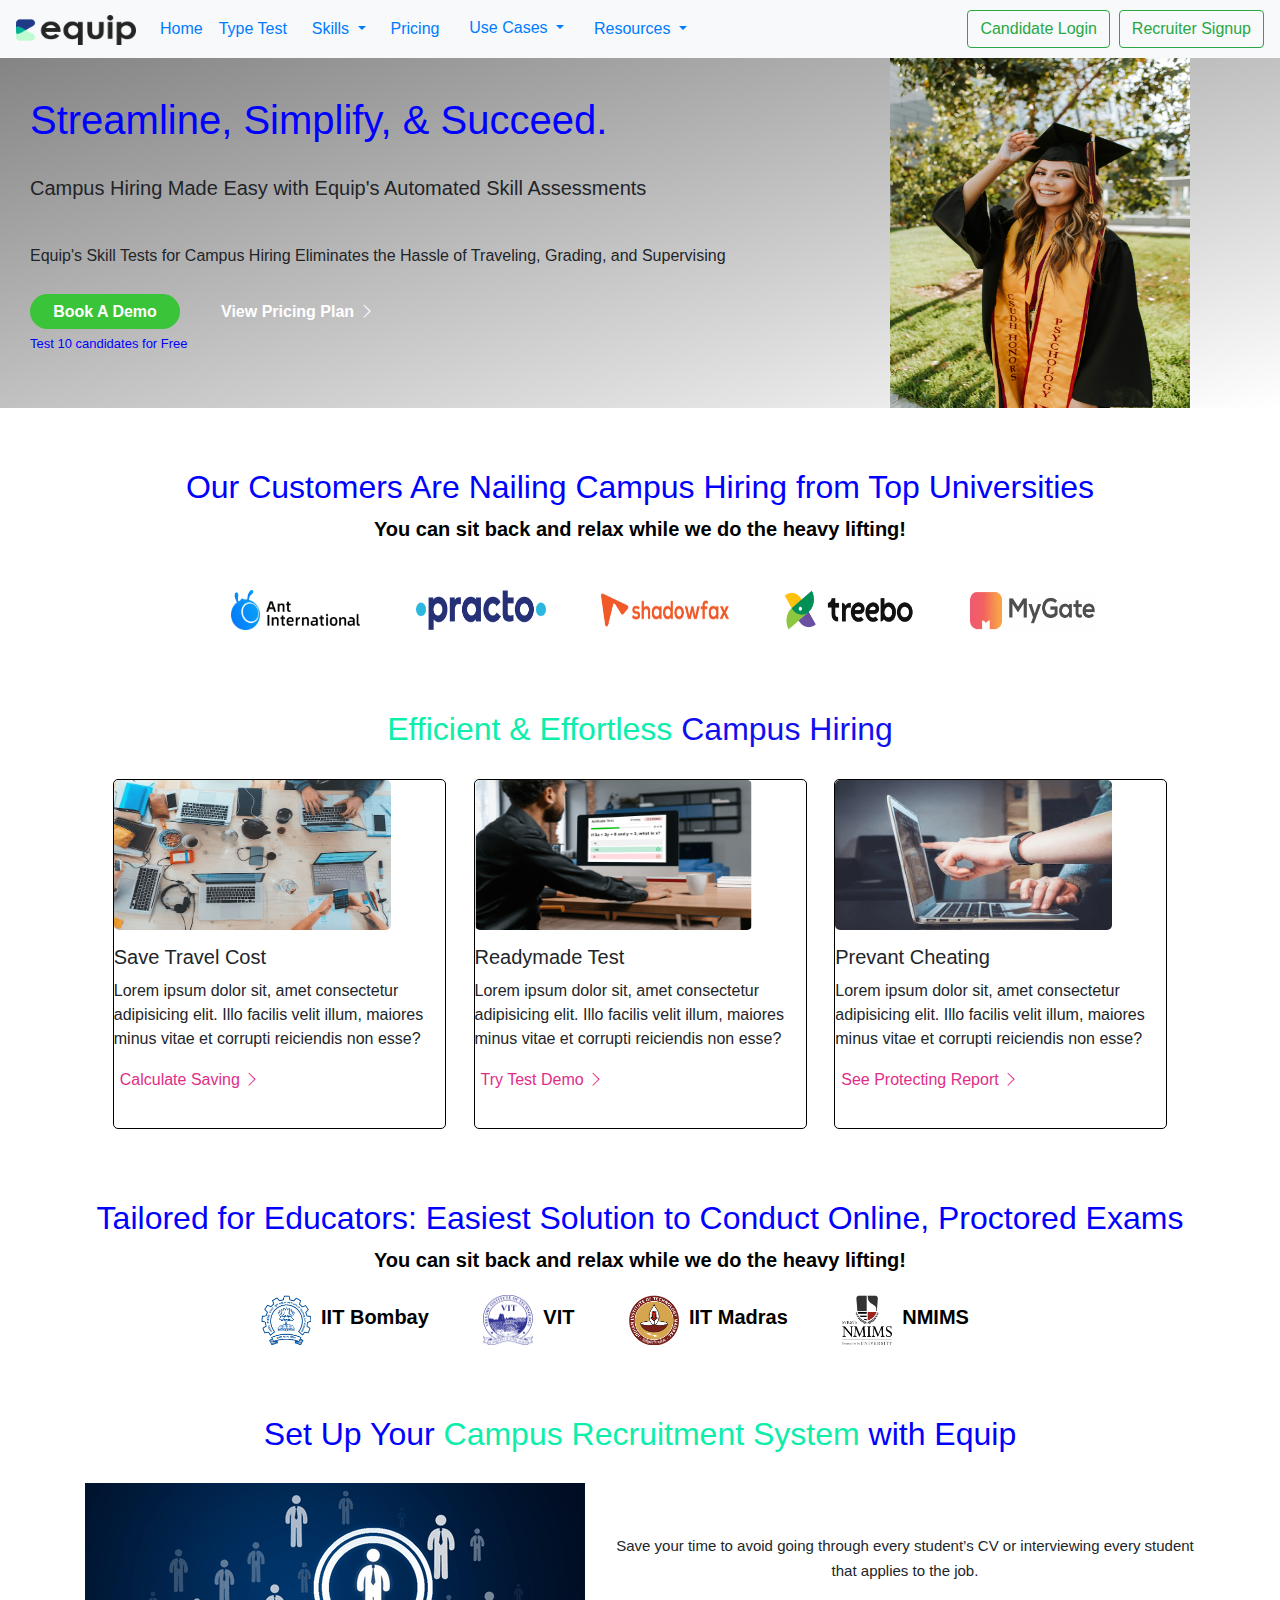
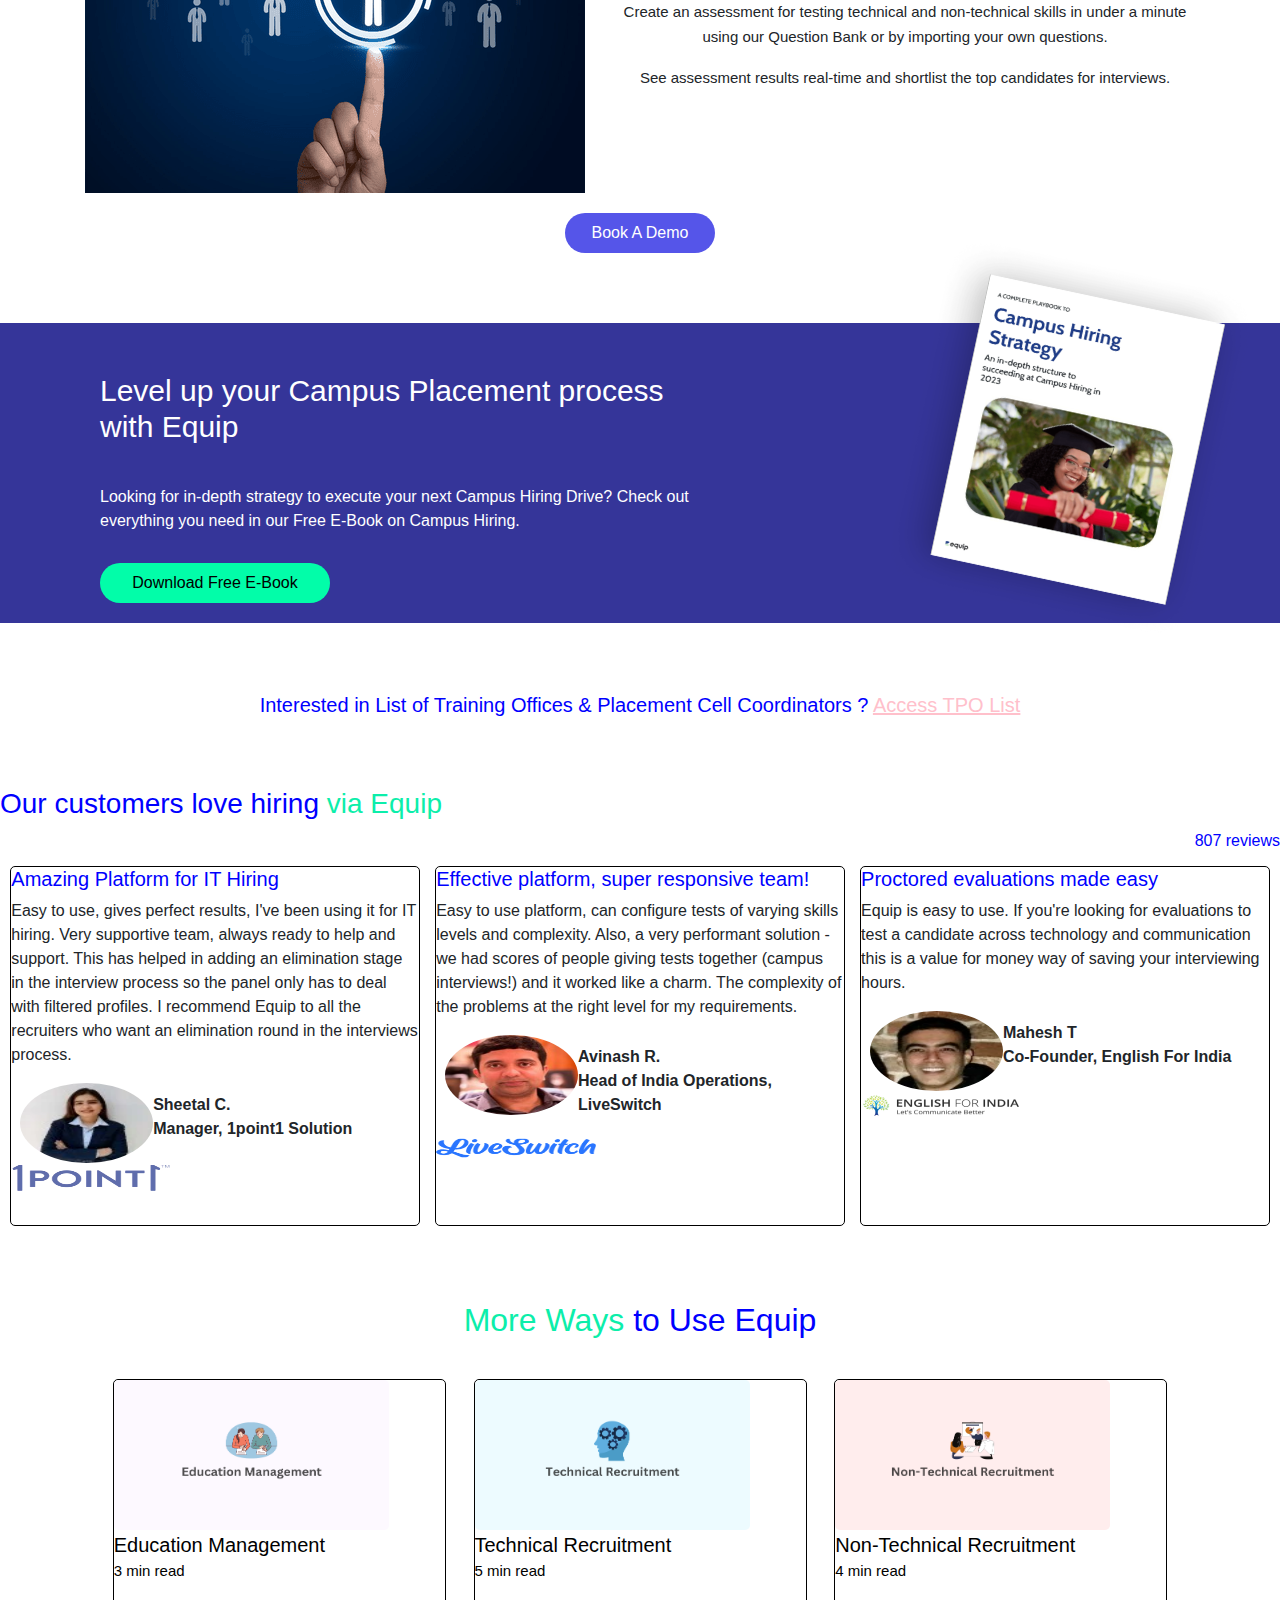
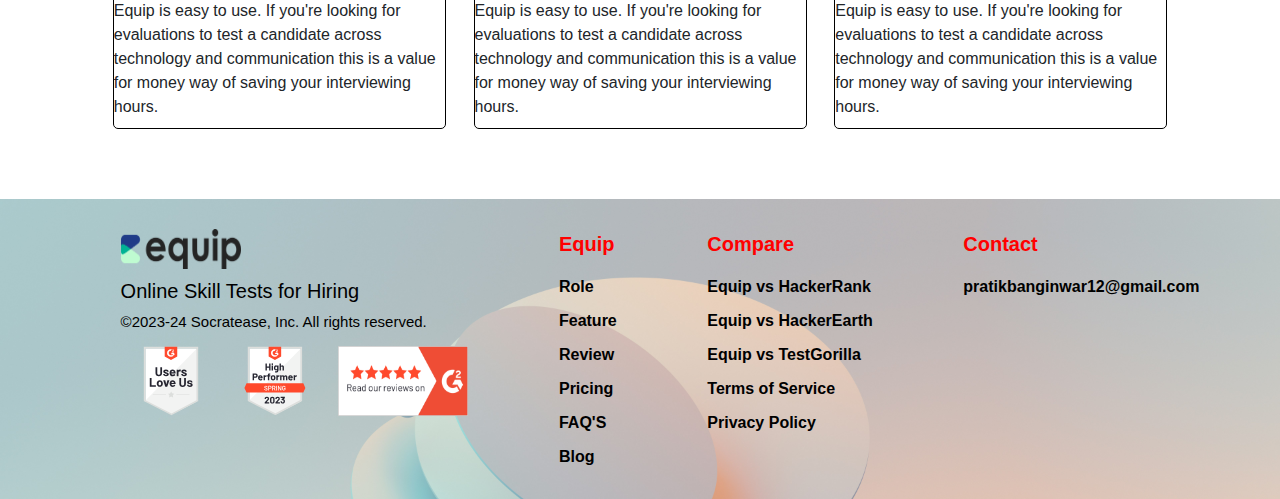
<file: index.html>
<!DOCTYPE html>
<html lang="en">
<head>
    <meta charset="UTF-8">
    <meta name="viewport" content="width=device-width, initial-scale=1.0">
    <title>Document</title>
    <link rel="stylesheet" href="css/bootstrap.css">
    <link rel="stylesheet" href="css/style.css">
    <link rel="stylesheet" href="https://cdn.jsdelivr.net/npm/bootstrap-icons@1.11.3/font/bootstrap-icons.min.css">
    <link rel="stylesheet" href="https://cdnjs.cloudflare.com/ajax/libs/font-awesome/6.5.2/css/all.min.css" integrity="sha512-SnH5WK+bZxgPHs44uWIX+LLJAJ9/2PkPKZ5QiAj6Ta86w+fsb2TkcmfRyVX3pBnMFcV7oQPJkl9QevSCWr3W6A==" crossorigin="anonymous" referrerpolicy="no-referrer" />
</head>
<body>
    <!--Part 1-->
    <nav class="navbar navbar-expand-lg navbar-light bg-light">
        <a class="navbar-brand" href="#"><img src="Img/equip-logo.png" style="width: 120px; height: 30px;"></a>
        <button class="navbar-toggler" type="button" data-toggle="collapse" data-target="#navbarSupportedContent" aria-controls="navbarSupportedContent" aria-expanded="false" aria-label="Toggle navigation">
          <span class="navbar-toggler-icon"></span>
        </button>

        <div class="collapse navbar-collapse" id="navbarSupportedContent">
          <ul class="navbar-nav mr-auto">
            <li class="nav-item active">
              <a class="nav-link text-primary" href="index.html">Home<span class="sr-only">(current)</span></a>
            </li>
            <li class="nav-item active">
              <a class="nav-link text-primary" href="Test_type.html">Type Test <span class="sr-only">(current)</span></a>
            </li>&nbsp;&nbsp;
            <li class="nav-item dropdown">
              <a class="nav-link text-primary dropdown-toggle" href="#" role="button" data-toggle="dropdown" aria-expanded="false">
                Skills
              </a>
              <div class="dropdown-menu">
                <a class="dropdown-item nav-link dropdown-toggle" href="#" role="button" data-toggle="dropdown"
                aria-expanded="false" href="#">&nbsp;&nbsp; WEB DEVELOPMENT &nbsp;</a>
                <div class="dropdown-menu" style="margin-left: 205px; margin-top: -260px;">
                  <a class="dropdown-item" href="#">Frontend</a>
                  <a class="dropdown-item" href="#">ReactJS</a>
                  <a class="dropdown-item" href="#">Backend</a>
                  <a class="dropdown-item" href="#">MERN</a>
                  <a class="dropdown-item" href="#">Full stack</a>
                </div>
                <a class="dropdown-item nav-link dropdown-toggle" href="#" role="button" data-toggle="dropdown"
                aria-expanded="false" href="#">&nbsp;&nbsp; PROGRAMMING &nbsp;</a>
                <div class="dropdown-menu" style="margin-left: 165px; margin-top: -100px;">
                  <a class="dropdown-item" href="#">Python</a>
                  <a class="dropdown-item" href="#">C++</a>
                  <a class="dropdown-item2" href="#">Java</a>
                  <a class="dropdown-item2" href="#">Php</a>
                  <a class="dropdown-item2" href="#">C</a>
                </div>
                <a class="dropdown-item nav-link dropdown-toggle" href="#" role="button" data-toggle="dropdown"
                aria-expanded="false" href="#">&nbsp;&nbsp; SALES & MARKETING &nbsp;</a>
                <div class="dropdown-menu" style="margin-left: 165px; margin-top: -100px;">
                  <a class="dropdown-item" href="#">Digital Marketing</a>
                  <a class="dropdown-item" href="#">Google ads</a>
                  <a class="dropdown-item" href="#">FB & Instagram ads</a>
                  <a class="dropdown-item" href="#">Business Development</a>
                </div>
                <a class="dropdown-item nav-link dropdown-toggle" href="#" role="button" data-toggle="dropdown"
                aria-expanded="false" href="#">&nbsp;&nbsp; DATA ANALYSIS &nbsp;</a>
                <div class="dropdown-menu " style="margin-left: 165px; margin-top: -100px;">
                  <a class="dropdown-item" href="#">Data Science</a>
                  <a class="dropdown-item" href="#">Machine Learning</a>
                  <a class="dropdown-item" href="#">Data Entry</a>
                </div>
                <a class="dropdown-item nav-link dropdown-toggle" href="#" role="button" data-toggle="dropdown"
                aria-expanded="false" href="#">&nbsp;&nbsp; CUSTOMER SUCCESS &nbsp;</a>
                <div class="dropdown-menu " style="margin-left: 165px; margin-top: -100px;">
                  <a class="dropdown-item" href="#">Customer Support</a>
                </div>
                <div class="dropdown-divider"></div>
                <a class="dropdown-item" href="#">View All Skills</a>
              </div>
            </li>&nbsp;&nbsp;
            <li class="nav-item">
                <a class="nav-link text-primary" href="pricing.html">Pricing</a>
            </li>&nbsp;&nbsp;
            <li class="nav-item dropdown">
              <div class="dropdown">
                <button class="btn text-primary dropdown-toggle" type="button" data-toggle="dropdown" aria-expanded="false">
                  Use Cases
                </button>
                <div class="dropdown-menu">
                  <a class="dropdown-item" href="Tech-hiring.html"><i class="fa-brands fa-squarespace"></i> Tech Hiring</a>
                  <a class="dropdown-item" href="Non-tech_hiring.html"><i class="fa-regular fa-circle-user"></i> Non-Tech Hiring</a>
                  <a class="dropdown-item" href="index.html"><i class="fa-solid fa-location-dot"></i> Campus Hiring</a>
                  <a class="dropdown-item" href="Accessing_std-online.html"><i class="fa-solid fa-clipboard"></i> Accessing Student Online</a>
                </div>
              </div>
            </li>&nbsp;&nbsp;
            <li class="nav-item dropdown">
                <a class="nav-link text-primary dropdown-toggle" href="#" role="button" data-toggle="dropdown" aria-expanded="false">
                  Resources
                </a>
            </li>
          </ul>
          <form class="form-inline my-2 my-lg-0">
            <a class="btn btn-outline-success my-2 my-sm-0" href="signin.html">Candidate Login</a>&nbsp;&nbsp;
            <a class="btn btn-outline-success my-2 my-sm-0" href="signup.html">Recruiter Signup</a>
          </form>
        </div>
    </nav>

    <!--Part 2-->
    <!-- <div class="container"> -->
      <section class="hero">
        <div class="hero-text">
          <h1>Streamline, Simplify, & Succeed.</h1>
          <h5>Campus Hiring Made Easy with Equip's Automated Skill Assessments</h5>
          <h6>Equip's Skill Tests for Campus Hiring Eliminates the Hassle of Traveling, Grading, and Supervising</h6>
          <button class="btn1"><a href="book_demo.html">Book A Demo</a></button>&nbsp;&nbsp;&nbsp;
          <button class="btn2"><a href="pricing.html">View Pricing Plan <i class="bi bi-chevron-right"></i></a></button>
          <p>Test 10 candidates for Free</p>
        </div>
        <div class="hero-img">
          <img src="Img/img1.jpg" class="hero-img-s">
        </div>
        
      </section>
    <!-- </div> -->

    <!--Part 3-->
    <div class="container">
      <div class="part-3 text-center">
        <h2>Our Customers Are Nailing Campus Hiring from Top Universities</h2>
        <p>You can sit back and relax while we do the heavy lifting!</p>
        <img src="Img/photo1.png">
        <img src="Img/photo2.png">
        <img src="Img/photo3.png">
        <img src="Img/photo4.png">
        <img src="Img/photo5.png">
      </div>
    </div>

    <!--Part 4-->
    <div class="container">
      <div class="part-4 text-center">
        <h2>Efficient & Effortless <span>Campus Hiring</span></h2>
      </div>

      <div class="box-container">
        <div class="box">
          <div class="box-content">
            <img class="box-img" src="Img/campus-hiring-1.png">
            <h5>Save Travel Cost</h5>
            <p>Lorem ipsum dolor sit, amet consectetur adipisicing elit. Illo facilis velit illum, maiores minus vitae et corrupti reiciendis non esse?</p>
            <button class="btn3">Calculate Saving <i class="bi bi-chevron-right"></i></button>
          </div>
        </div>
        <div class="box">
          <div class="box-content">
            <img class="box-img" src="Img/campus-hiring-2.png">
            <h5>Readymade Test</h5>
            <p>Lorem ipsum dolor sit, amet consectetur adipisicing elit. Illo facilis velit illum, maiores minus vitae et corrupti reiciendis non esse?</p>
            <button class="btn3">Try Test Demo <i class="bi bi-chevron-right"></i></button>
          </div>
        </div>
        <div class="box">
          <div class="box-content">
            <img class="box-img" src="Img/campus-hiring-3.png">
            <h5>Prevant Cheating</h5>
            <p>Lorem ipsum dolor sit, amet consectetur adipisicing elit. Illo facilis velit illum, maiores minus vitae et corrupti reiciendis non esse?</p>
            <button class="btn3">See Protecting Report <i class="bi bi-chevron-right"></i></button>
          </div>
        </div>
      </div>
    </div>

    <!--Part 5-->
    <div class="container">
      <div class="university text-center">
        <h2>Tailored for Educators: Easiest Solution to Conduct Online, Proctored Exams</h2>
        <p>You can sit back and relax while we do the heavy lifting!</p>
        <img src="Img/university-1.png"><span>IIT Bombay</span>
        <img src="Img/university-2.png"><span>VIT</span>
        <img src="Img/university-3.png"><span>IIT Madras</span>
        <img src="Img/university-4.png"><span>NMIMS</span>
      </div>
    </div>

    <!--Part 6-->
    <div class="container">
      <div class="hiring text-center">
        <h2><span>Set Up Your</span> Campus Recruitment System <span>with Equip</span></h2>
        <div class="hiring-area">
          <img src="Img/hiring-setup.png" class="hiring-img">
          <div class="hiring-text">
            <p><i class="fa-solid fa-check"></i> Save your time to avoid going through every student’s CV or interviewing every student that applies to the job.</p>
            <p><i class="fa-solid fa-check"></i> Create an assessment for testing technical and non-technical skills in under a minute using our Question Bank or by importing your own questions.</p>
            <p><i class="fa-solid fa-check"></i> See assessment results real-time and shortlist the top candidates for interviews.</p>
          </div>
        </div>
        <button>Book A Demo</button>
      </div>
    </div>

    <!--Part 7-->
    <!-- <div class="container"> -->
      <div class="e-book">
        <div class="e-book-text">
          <h4>Level up your Campus Placement process<br> with Equip</h4>
          <p>Looking for in-depth strategy to execute your next Campus Hiring Drive? Check out<br> everything you need in our Free E-Book on Campus Hiring.</p>
          <button>Download Free E-Book</button>
        </div>
        <div class="e-book-img">
          <img src="Img/ebook.png">
        </div>
      </div>
    <!-- </div> -->

    <!--Part 8-->
    <div class="container">
      <div class="link text-center">
        <h3>Interested in List of Training Offices & Placement Cell Coordinators ? <a href="https://equip.co/resources/list-tpos-placement-cells/">Access TPO List</a></h3>
      </div>
    </div>

    <!--Part 9-->
    <div class="msg">
      <h3>Our customers love hiring <span>via Equip</span></h3>
      <div class="raiting">
        <i class="fa-brands fa-google"></i>
        <i class="fa-solid fa-star"></i>
        <i class="fa-solid fa-star"></i>
        <i class="fa-solid fa-star"></i>
        <i class="fa-solid fa-star"></i>
        <i class="fa-solid fa-star"></i> <span style="color: blue;">807 reviews</span>
    </div>

    <div class="boxes-container">
      <div class="boxes">
        <div class="boxes-content">
          <h5>Amazing Platform for IT Hiring</h5>
          <p>Easy to use, gives perfect results, I've been using it for IT hiring. Very supportive team, always ready to help and support. This has helped in adding an elimination stage in the interview process so the panel only has to deal with filtered profiles. I recommend Equip to all the recruiters who want an elimination round in the interviews process.</p>
          <div class="b-i">
            <img src="Img/sheetal-c.png" class="imgs">
            <p class="ims">Sheetal C. <br>Manager, 1point1 Solution</p>
          </div>
          <img src="Img/1point1.png" class="imgs1">
        </div>
      </div>
      <div class="boxes">
        <div class="boxes-content">
          <h5>Effective platform, super responsive team!</h5>
          <p>Easy to use platform, can configure tests of varying skills levels and complexity. Also, a very performant solution - we had scores of people giving tests together (campus interviews!) and it worked like a charm. The complexity of the problems at the right level for my requirements.</p>
          <div class="b-i">
            <img src="Img/avinash-r.png" class="imgs">
            <p class="ims">Avinash R. <br>Head of India Operations, LiveSwitch</p>
          </div>
          <img src="Img/liveswitch.png" class="imgs1">
        </div>
      </div>
      <div class="boxes">
        <div class="boxes-content">
          <h5>Proctored evaluations made easy</h5>
          <p>Equip is easy to use. If you're looking for evaluations to test a candidate across technology and communication this is a value for money way of saving your interviewing hours.</p>
          <div class="b-i">
            <img src="Img/mahesh-t.png" class="imgs">
            <p class="ims">Mahesh T<br>Co-Founder, English For India</p>
          </div>
          <img src="Img/english-for-india.png" class="imgs1">
        </div>
      </div>
     </div>
    </div>


    <!--Part 10-->
    <div class="container">
      <div class="part-10 text-center">
        <h2>More Ways <span>to Use Equip</span></h2>
      </div>

      <div class="boxs-container">
        <div class="boxs">
          <div class="boxs-content">
            <img class="boxs-img" src="Img/education-management.png">
            <a href="">Education Management</a>
            <p class="time">3 min read</p>
            <p>Equip is easy to use. If you're looking for evaluations to test a candidate across technology and communication this is a value for money way of saving your interviewing hours.</p>
          </div>
        </div>
        <div class="boxs">
          <div class="boxs-content">
            <img class="boxs-img" src="Img/technical-recruitment.png">
            <a href="">Technical Recruitment</a>
            <p class="time">5 min read</p>
            <p>Equip is easy to use. If you're looking for evaluations to test a candidate across technology and communication this is a value for money way of saving your interviewing hours.</p>
          </div>
        </div>
        <div class="boxs">
          <div class="boxs-content">
            <img class="boxs-img" src="Img/non-technical-recruitment.png">
            <a href="">Non-Technical Recruitment</a>
            <p class="time">4 min read</p>
            <p>Equip is easy to use. If you're looking for evaluations to test a candidate across technology and communication this is a value for money way of saving your interviewing hours.</p>
          </div>
        </div>
      </div>
    </div>

    <!--Part 11-->
    <footer>
      <div class="foot-panel1">
        <ul>
          <img src="Img/equip-logo.png" class="ima">
          <h4>Online Skill Tests for Hiring</h4>
          <h6>©2023-24 Socratease, Inc. All rights reserved.</h6>
          <img src="Img/users-love-us.svg" class="imb">
          <img src="Img/g2-high-performer-spring-23.svg" class="imc"> &nbsp;
          <img src="Img/white-10.png" class="imd">
        </ul>

        <ul>
          <p>Equip</p>
          <a href="#">Role</a>
          <a href="#">Feature</a> 
          <a href="#">Review</a>
          <a href="#">Pricing</a>
          <a href="#">FAQ'S</a>
          <a href="#">Blog</a>
        </ul>

        <ul>
          <p>Compare</p>
          <a href="#">Equip vs HackerRank</a>
          <a href="#">Equip vs HackerEarth</a>
          <a href="#">Equip vs TestGorilla</a> 
          <a href="#">Terms of Service</a>
          <a href="#">Privacy Policy</a>
        </ul>

        <ul>
          <p>Contact</p>
          <a href="#">pratikbanginwar12@gmail.com</a>
          <i class="fa-brands fa-linkedin"></i>
          <i class="fa-brands fa-google"></i>
          <i class="fa-brands fa-twitter"></i>
          <i class="fa-brands fa-instagram"></i>
        </ul>
      </div>
    </footer>


    <script src="https://cdn.jsdelivr.net/npm/jquery@3.5.1/dist/jquery.slim.min.js" integrity="sha384-DfXdz2htPH0lsSSs5nCTpuj/zy4C+OGpamoFVy38MVBnE+IbbVYUew+OrCXaRkfj" crossorigin="anonymous"></script>
    <script src="https://cdn.jsdelivr.net/npm/popper.js@1.16.1/dist/umd/popper.min.js" integrity="sha384-9/reFTGAW83EW2RDu2S0VKaIzap3H66lZH81PoYlFhbGU+6BZp6G7niu735Sk7lN" crossorigin="anonymous"></script>
    <script src="https://cdn.jsdelivr.net/npm/bootstrap@4.6.2/dist/js/bootstrap.min.js" integrity="sha384-+sLIOodYLS7CIrQpBjl+C7nPvqq+FbNUBDunl/OZv93DB7Ln/533i8e/mZXLi/P+" crossorigin="anonymous"></script>
</body>
</html>
</file>
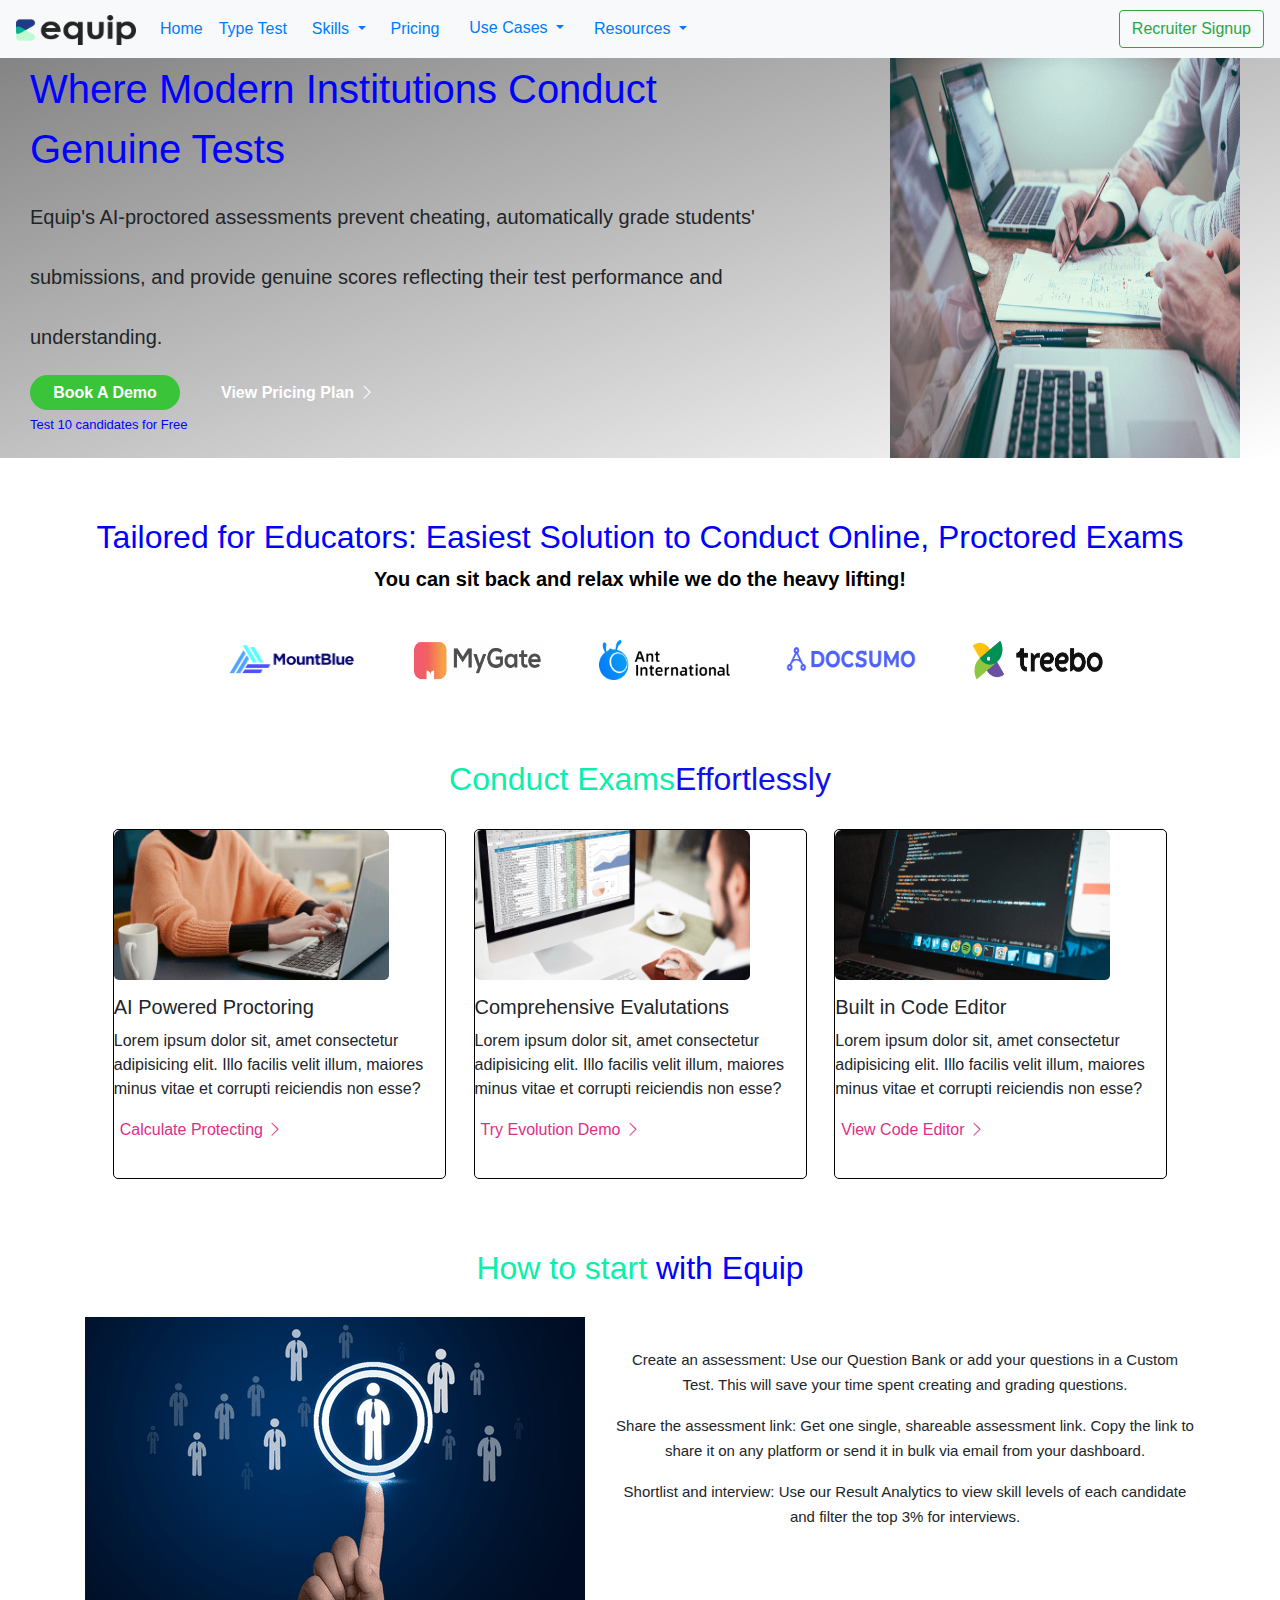
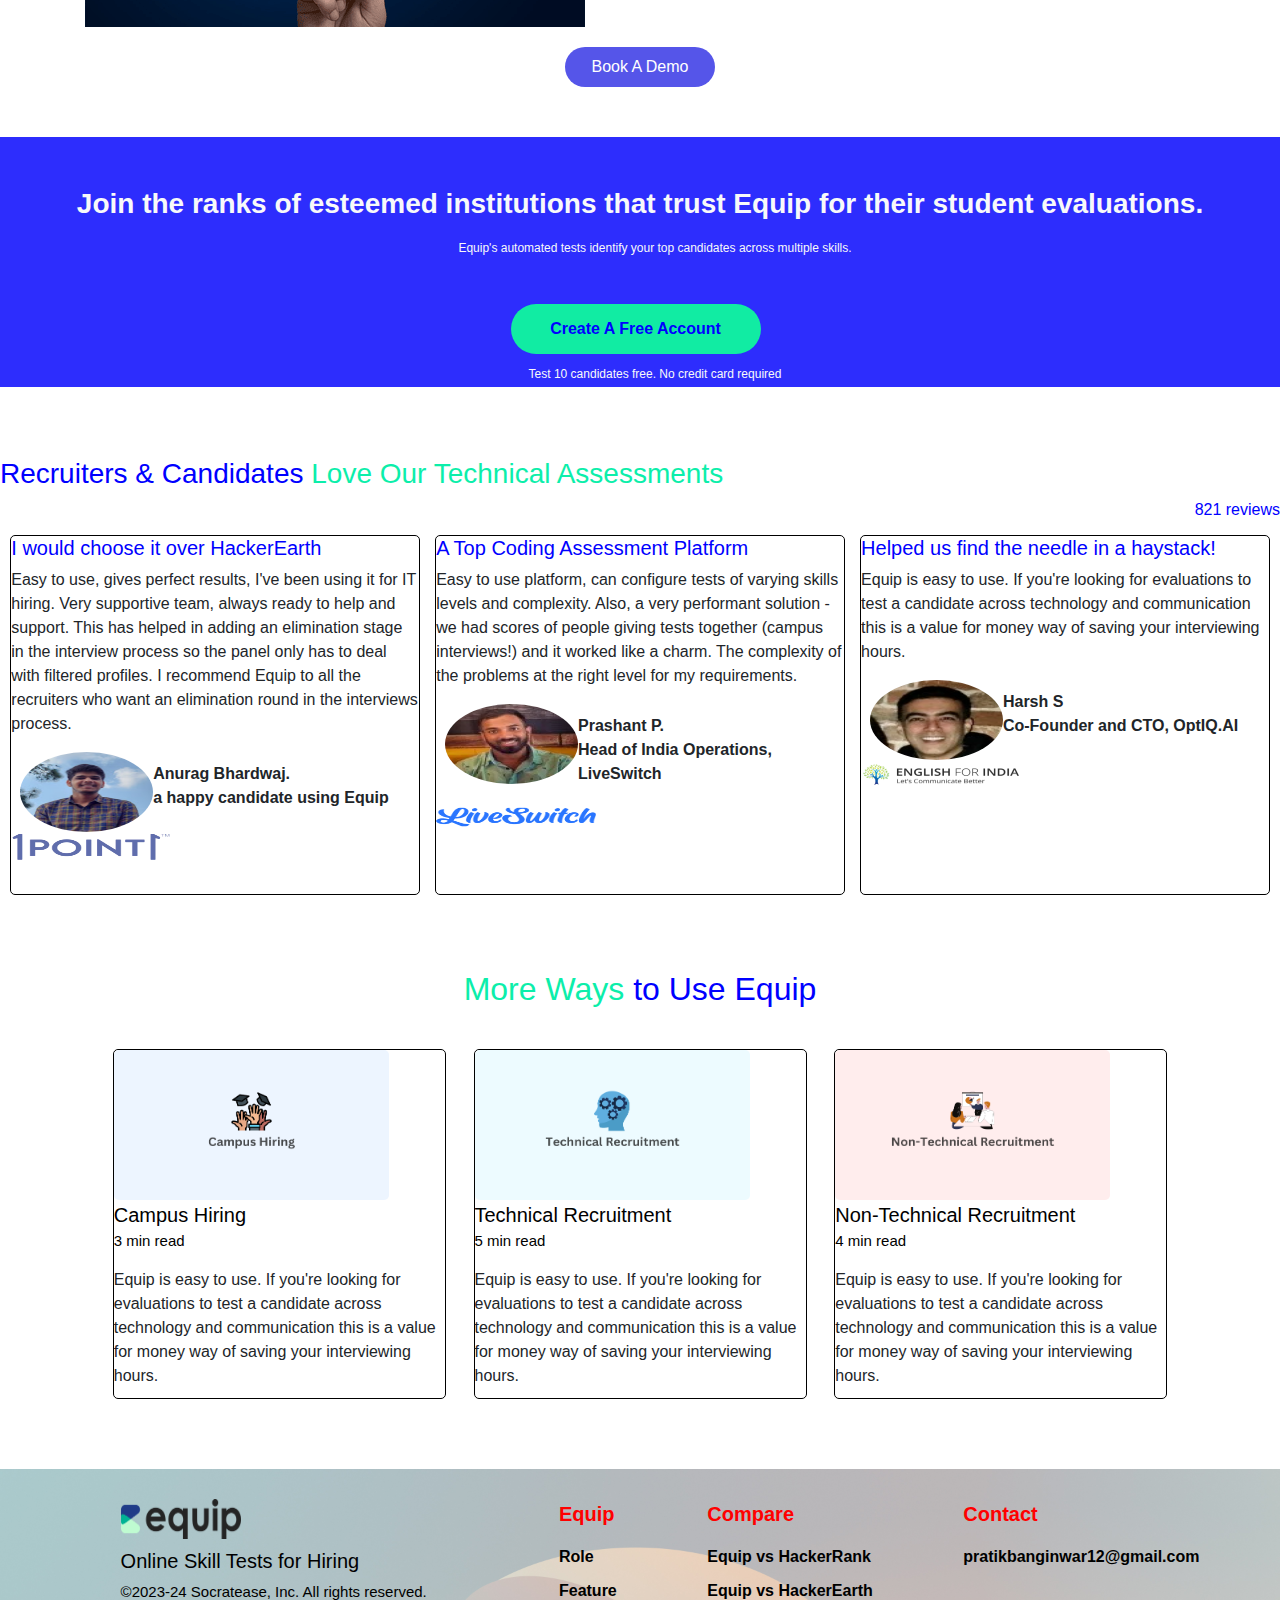
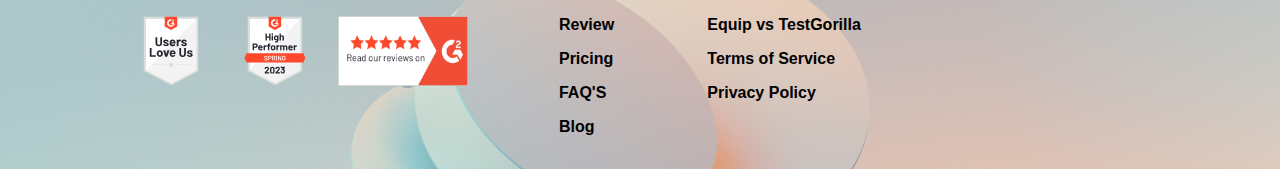
<file: Accessing_std-online.html>
<!DOCTYPE html>
<html lang="en">
<head>
    <meta charset="UTF-8">
    <meta name="viewport" content="width=device-width, initial-scale=1.0">
    <title>Document</title>
    <link rel="stylesheet" href="css/bootstrap.css">
    <link rel="stylesheet" href="css/Tech-hiring.css">
    <link rel="stylesheet" href="https://cdn.jsdelivr.net/npm/bootstrap-icons@1.11.3/font/bootstrap-icons.min.css">
    <link rel="stylesheet" href="https://cdnjs.cloudflare.com/ajax/libs/font-awesome/6.5.2/css/all.min.css" integrity="sha512-SnH5WK+bZxgPHs44uWIX+LLJAJ9/2PkPKZ5QiAj6Ta86w+fsb2TkcmfRyVX3pBnMFcV7oQPJkl9QevSCWr3W6A==" crossorigin="anonymous" referrerpolicy="no-referrer" />
</head>
<body>
    <!--Part 1-->
    <nav class="navbar navbar-expand-lg navbar-light bg-light">
        <a class="navbar-brand" href="#"><img src="Img/equip-logo.png" style="width: 120px; height: 30px;"></a>
        <button class="navbar-toggler" type="button" data-toggle="collapse" data-target="#navbarSupportedContent" aria-controls="navbarSupportedContent" aria-expanded="false" aria-label="Toggle navigation">
          <span class="navbar-toggler-icon"></span>
        </button>

        <div class="collapse navbar-collapse" id="navbarSupportedContent">
          <ul class="navbar-nav mr-auto">
            <li class="nav-item active">
              <a class="nav-link text-primary" href="index.html">Home<span class="sr-only">(current)</span></a>
            </li>
            <li class="nav-item active">
              <a class="nav-link text-primary" href="Test_type.html">Type Test <span class="sr-only">(current)</span></a>
            </li>&nbsp;&nbsp;
            <li class="nav-item dropdown">
              <a class="nav-link text-primary dropdown-toggle" href="#" role="button" data-toggle="dropdown" aria-expanded="false">
                Skills
              </a>
              <div class="dropdown-menu">
                <a class="dropdown-item nav-link dropdown-toggle" href="#" role="button" data-toggle="dropdown"
                aria-expanded="false" href="#">&nbsp;&nbsp; WEB DEVELOPMENT &nbsp;</a>
                <div class="dropdown-menu" style="margin-left: 205px; margin-top: -260px;">
                  <a class="dropdown-item" href="#">Frontend</a>
                  <a class="dropdown-item" href="#">ReactJS</a>
                  <a class="dropdown-item" href="#">Backend</a>
                  <a class="dropdown-item" href="#">MERN</a>
                  <a class="dropdown-item" href="#">Full stack</a>
                </div>
                <a class="dropdown-item nav-link dropdown-toggle" href="#" role="button" data-toggle="dropdown"
                aria-expanded="false" href="#">&nbsp;&nbsp; PROGRAMMING &nbsp;</a>
                <div class="dropdown-menu" style="margin-left: 165px; margin-top: -100px;">
                  <a class="dropdown-item" href="#">Python</a>
                  <a class="dropdown-item" href="#">C++</a>
                  <a class="dropdown-item2" href="#">Java</a>
                  <a class="dropdown-item2" href="#">Php</a>
                  <a class="dropdown-item2" href="#">C</a>
                </div>
                <a class="dropdown-item nav-link dropdown-toggle" href="#" role="button" data-toggle="dropdown"
                aria-expanded="false" href="#">&nbsp;&nbsp; SALES & MARKETING &nbsp;</a>
                <div class="dropdown-menu" style="margin-left: 165px; margin-top: -100px;">
                  <a class="dropdown-item" href="#">Digital Marketing</a>
                  <a class="dropdown-item" href="#">Google ads</a>
                  <a class="dropdown-item" href="#">FB & Instagram ads</a>
                  <a class="dropdown-item" href="#">Business Development</a>
                </div>
                <a class="dropdown-item nav-link dropdown-toggle" href="#" role="button" data-toggle="dropdown"
                aria-expanded="false" href="#">&nbsp;&nbsp; DATA ANALYSIS &nbsp;</a>
                <div class="dropdown-menu " style="margin-left: 165px; margin-top: -100px;">
                  <a class="dropdown-item" href="#">Data Science</a>
                  <a class="dropdown-item" href="#">Machine Learning</a>
                  <a class="dropdown-item" href="#">Data Entry</a>
                </div>
                <a class="dropdown-item nav-link dropdown-toggle" href="#" role="button" data-toggle="dropdown"
                aria-expanded="false" href="#">&nbsp;&nbsp; CUSTOMER SUCCESS &nbsp;</a>
                <div class="dropdown-menu " style="margin-left: 165px; margin-top: -100px;">
                  <a class="dropdown-item" href="#">Customer Support</a>
                </div>
                <div class="dropdown-divider"></div>
                <a class="dropdown-item" href="#">View All Skills</a>
              </div>
            </li>&nbsp;&nbsp;
            <li class="nav-item">
                <a class="nav-link text-primary" href="pricing.html">Pricing</a>
            </li>&nbsp;&nbsp;
            <li class="nav-item dropdown">
              <div class="dropdown">
                <button class="btn text-primary dropdown-toggle" type="button" data-toggle="dropdown" aria-expanded="false">
                  Use Cases
                </button>
                <div class="dropdown-menu">
                  <a class="dropdown-item" href="Tech-hiring.html"><i class="fa-brands fa-squarespace"></i> Tech Hiring</a>
                  <a class="dropdown-item" href="Non-tech_hiring.html"><i class="fa-regular fa-circle-user"></i> Non-Tech Hiring</a>
                  <a class="dropdown-item" href="index.html"><i class="fa-solid fa-location-dot"></i> Campus Hiring</a>
                  <a class="dropdown-item" href="Accessing_std-online.html"><i class="fa-solid fa-clipboard"></i> Accessing Student Online</a>
                </div>
              </div>
            </li>&nbsp;&nbsp;
            <li class="nav-item dropdown">
                <a class="nav-link text-primary dropdown-toggle" href="#" role="button" data-toggle="dropdown" aria-expanded="false">
                  Resources
                </a>
            </li>
          </ul>
          <form class="form-inline my-2 my-lg-0">
            <!-- <button class="btn btn-outline-success my-2 my-sm-0" type="submit">Candidate Login</button>&nbsp;&nbsp; -->
            <a class="btn btn-outline-success my-2 my-sm-0" href="signup.html">Recruiter Signup</a>
          </form>
        </div>
    </nav>

    <!--Part 2-->
    <!-- <div class="container"> -->
        <section class="hero">
            <div class="hero-text">
              <h1>Where Modern Institutions Conduct Genuine Tests</h1>
              <h5>Equip's AI-proctored assessments prevent cheating, automatically grade students' submissions, and provide genuine scores reflecting their test performance and understanding.</h5>
              <button class="btn1">Book A Demo</button>&nbsp;&nbsp;&nbsp;
              <button class="btn2">View Pricing Plan <i class="bi bi-chevron-right"></i></button>
              <p>Test 10 candidates for Free</p>
            </div>
            <div class="hero-img">
              <img src="Img/3.jpg" class="hero-img-s">
            </div>
            
          </section>
        <!-- </div> -->

    <!--Part 3-->
    <div class="container">
        <div class="part-3 text-center">
          <h2>Tailored for Educators: Easiest Solution to Conduct Online, Proctored Exams</h2>
          <p>You can sit back and relax while we do the heavy lifting!</p>
          <img src="Img/photo6.png">
          <img src="Img/photo5.png">
          <img src="Img/photo1.png">
          <img src="Img/photo8.png">
          <img src="Img/photo4.png">
        </div>
    </div>

    <!--Part 4-->
    <div class="container">
        <div class="part-4 text-center">
          <h2>Conduct Exams<span>Effortlessly</span></h2>
        </div>
  
        <div class="box-container">
          <div class="box">
            <div class="box-content">
              <img class="box-img" src="Img/education-management-ai-powered proctoring.png">
              <h5>AI Powered Proctoring</h5>
              <p>Lorem ipsum dolor sit, amet consectetur adipisicing elit. Illo facilis velit illum, maiores minus vitae et corrupti reiciendis non esse?</p>
              <button class="btn3">Calculate Protecting <i class="bi bi-chevron-right"></i></button>
            </div>
          </div>
          <div class="box">
            <div class="box-content">
              <img class="box-img" src="Img/education-management-comprehensive-evalutations.png">
              <h5>Comprehensive Evalutations</h5>
              <p>Lorem ipsum dolor sit, amet consectetur adipisicing elit. Illo facilis velit illum, maiores minus vitae et corrupti reiciendis non esse?</p>
              <button class="btn3">Try Evolution Demo <i class="bi bi-chevron-right"></i></button>
            </div>
          </div>
          <div class="box">
            <div class="box-content">
              <img class="box-img" src="Img/education-management-in-built-code-editor.png">
              <h5>Built in Code Editor</h5>
              <p>Lorem ipsum dolor sit, amet consectetur adipisicing elit. Illo facilis velit illum, maiores minus vitae et corrupti reiciendis non esse?</p>
              <button class="btn3">View Code Editor <i class="bi bi-chevron-right"></i></button>
            </div>
          </div>
        </div>
      </div>

      <!--Part 5-->
    <div class="container">
        <div class="hiring text-center">
          <h2>How to start <span>with Equip</span></h2>
          <div class="hiring-area">
            <img src="Img/hiring-setup.png" class="hiring-img">
            <div class="hiring-text">
              <p><i class="fa-solid fa-check"></i> Create an assessment: Use our Question Bank or add your questions in a Custom Test. This will save your time spent creating and grading questions.</p>
              <p><i class="fa-solid fa-check"></i> Share the assessment link: Get one single, shareable assessment link. Copy the link to share it on any platform or send it in bulk via email from your dashboard.</p>
              <p><i class="fa-solid fa-check"></i> Shortlist and interview: Use our Result Analytics to view skill levels of each candidate and filter the top 3% for interviews.</p>
            </div>
          </div>
          <button>Book A Demo</button>
        </div>
    </div>

    <!--Part 6-->
    <div class="recruiter">
        <h3 class="text-light">Join the ranks of esteemed institutions that trust Equip for their student evaluations.</h3>
        <p class="text-light">Equip's automated tests identify your top candidates across multiple skills.</p>
        <button class="btn1">Create A Free Account</button>&nbsp;&nbsp;
        <p class="text-light text-center">Test 10 candidates free. No credit card required</p>
    </div>

    <!--Part 7-->
    <div class="msg">
        <h3>Recruiters & Candidates <span>Love Our Technical Assessments</span></h3>
        <div class="raiting">
          <i class="fa-brands fa-google"></i>
          <i class="fa-solid fa-star"></i>
          <i class="fa-solid fa-star"></i>
          <i class="fa-solid fa-star"></i>
          <i class="fa-solid fa-star"></i>
          <i class="fa-solid fa-star"></i> <span style="color: blue;">821 reviews</span>
      </div>
  
      <div class="boxes-container">
        <div class="boxes">
          <div class="boxes-content">
            <h5>I would choose it over HackerEarth</h5>
            <p>Easy to use, gives perfect results, I've been using it for IT hiring. Very supportive team, always ready to help and support. This has helped in adding an elimination stage in the interview process so the panel only has to deal with filtered profiles. I recommend Equip to all the recruiters who want an elimination round in the interviews process.</p>
            <div class="b-i">
              <img src="Img/anurag-b.png" class="imgs">
              <p class="ims">Anurag Bhardwaj. <br>a happy candidate using Equip</p>
            </div>
            <img src="Img/1point1.png" class="imgs1">
          </div>
        </div>
        <div class="boxes">
          <div class="boxes-content">
            <h5>A Top Coding Assessment Platform</h5>
            <p>Easy to use platform, can configure tests of varying skills levels and complexity. Also, a very performant solution - we had scores of people giving tests together (campus interviews!) and it worked like a charm. The complexity of the problems at the right level for my requirements.</p>
            <div class="b-i">
              <img src="Img/harsh-s.png" class="imgs">
              <p class="ims">Prashant P. <br>Head of India Operations, LiveSwitch</p>
            </div>
            <img src="Img/liveswitch.png" class="imgs1">
          </div>
        </div>
        <div class="boxes">
          <div class="boxes-content">
            <h5>Helped us find the needle in a haystack!</h5>
            <p>Equip is easy to use. If you're looking for evaluations to test a candidate across technology and communication this is a value for money way of saving your interviewing hours.</p>
            <div class="b-i">
              <img src="Img/mahesh-t.png" class="imgs">
              <p class="ims">Harsh S<br>Co-Founder and CTO, OptIQ.AI</p>
            </div>
            <img src="Img/english-for-india.png" class="imgs1">
          </div>
        </div>
       </div>
      </div>

    <!--Part 8-->
    <div class="container">
        <div class="part-10 text-center">
          <h2>More Ways <span>to Use Equip</span></h2>
        </div>
  
        <div class="boxs-container">
          <div class="boxs">
            <div class="boxs-content">
              <img class="boxs-img" src="Img/campus-hiring.png">
              <a href="">Campus Hiring</a>
              <p class="time">3 min read</p>
              <p>Equip is easy to use. If you're looking for evaluations to test a candidate across technology and communication this is a value for money way of saving your interviewing hours.</p>
            </div>
          </div>
          <div class="boxs">
            <div class="boxs-content">
              <img class="boxs-img" src="Img/technical-recruitment (1).png">
              <a href="">Technical Recruitment</a>
              <p class="time">5 min read</p>
              <p>Equip is easy to use. If you're looking for evaluations to test a candidate across technology and communication this is a value for money way of saving your interviewing hours.</p>
            </div>
          </div>
          <div class="boxs">
            <div class="boxs-content">
              <img class="boxs-img" src="Img/non-technical-recruitment (1).png">
              <a href="">Non-Technical Recruitment</a>
              <p class="time">4 min read</p>
              <p>Equip is easy to use. If you're looking for evaluations to test a candidate across technology and communication this is a value for money way of saving your interviewing hours.</p>
            </div>
          </div>
        </div>
      </div>
    
    <!--Part 9-->
    <footer>
        <div class="foot-panel1">
          <ul>
            <img src="Img/equip-logo.png" class="ima">
            <h4>Online Skill Tests for Hiring</h4>
            <h6>©2023-24 Socratease, Inc. All rights reserved.</h6>
            <img src="Img/users-love-us.svg" class="imb">
            <img src="Img/g2-high-performer-spring-23.svg" class="imc"> &nbsp;
            <img src="Img/white-10.png" class="imd">
          </ul>
  
          <ul>
            <p>Equip</p>
            <a href="#">Role</a>
            <a href="#">Feature</a> 
            <a href="#">Review</a>
            <a href="#">Pricing</a>
            <a href="#">FAQ'S</a>
            <a href="#">Blog</a>
          </ul>
  
          <ul>
            <p>Compare</p>
            <a href="#">Equip vs HackerRank</a>
            <a href="#">Equip vs HackerEarth</a>
            <a href="#">Equip vs TestGorilla</a> 
            <a href="#">Terms of Service</a>
            <a href="#">Privacy Policy</a>
          </ul>
  
  
          <ul>
            <p>Contact</p>
            <a href="#">pratikbanginwar12@gmail.com</a>
            <i class="fa-brands fa-linkedin"></i>
            <i class="fa-brands fa-google"></i>
            <i class="fa-brands fa-twitter"></i>
            <i class="fa-brands fa-instagram"></i>
          </ul>
        </div>
      </footer>
    
      <script src="https://cdn.jsdelivr.net/npm/jquery@3.5.1/dist/jquery.slim.min.js" integrity="sha384-DfXdz2htPH0lsSSs5nCTpuj/zy4C+OGpamoFVy38MVBnE+IbbVYUew+OrCXaRkfj" crossorigin="anonymous"></script>
    <script src="https://cdn.jsdelivr.net/npm/popper.js@1.16.1/dist/umd/popper.min.js" integrity="sha384-9/reFTGAW83EW2RDu2S0VKaIzap3H66lZH81PoYlFhbGU+6BZp6G7niu735Sk7lN" crossorigin="anonymous"></script>
    <script src="https://cdn.jsdelivr.net/npm/bootstrap@4.6.2/dist/js/bootstrap.min.js" integrity="sha384-+sLIOodYLS7CIrQpBjl+C7nPvqq+FbNUBDunl/OZv93DB7Ln/533i8e/mZXLi/P+" crossorigin="anonymous"></script>
</body>
</html>
</file>
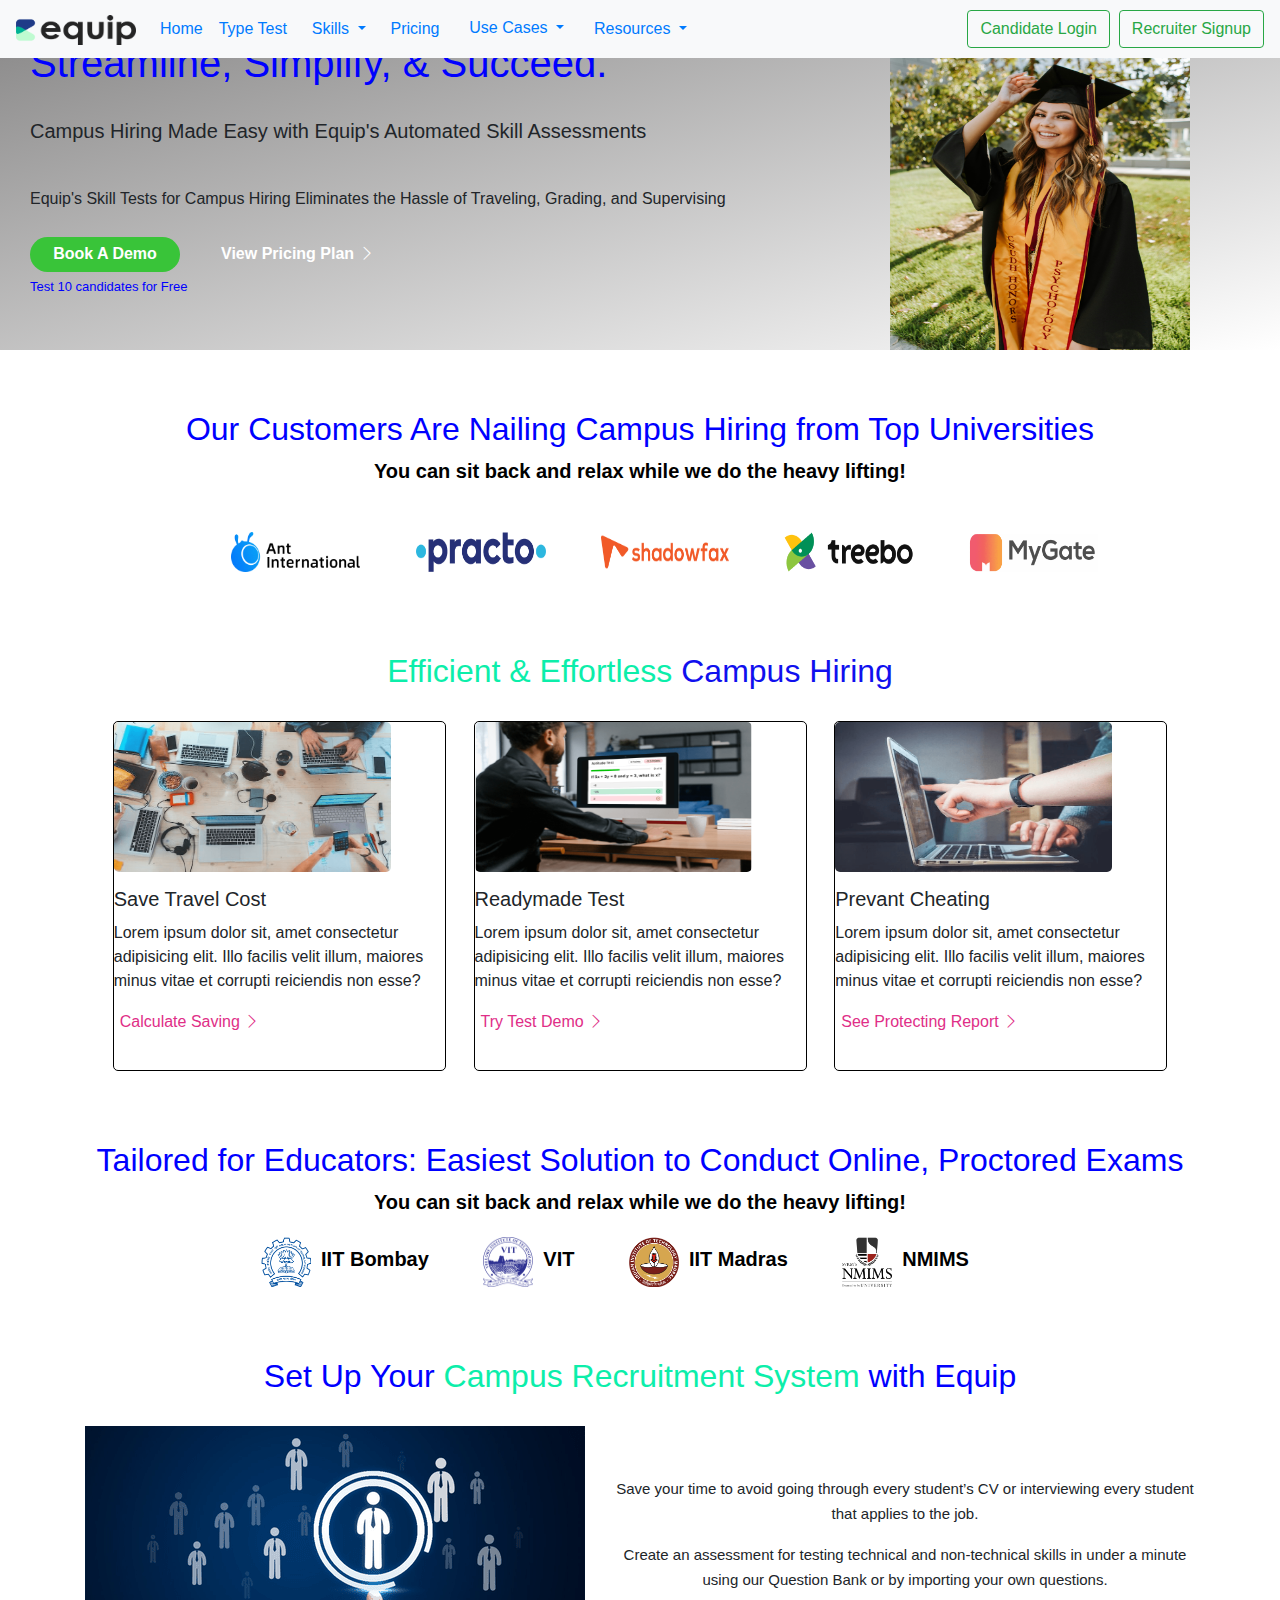
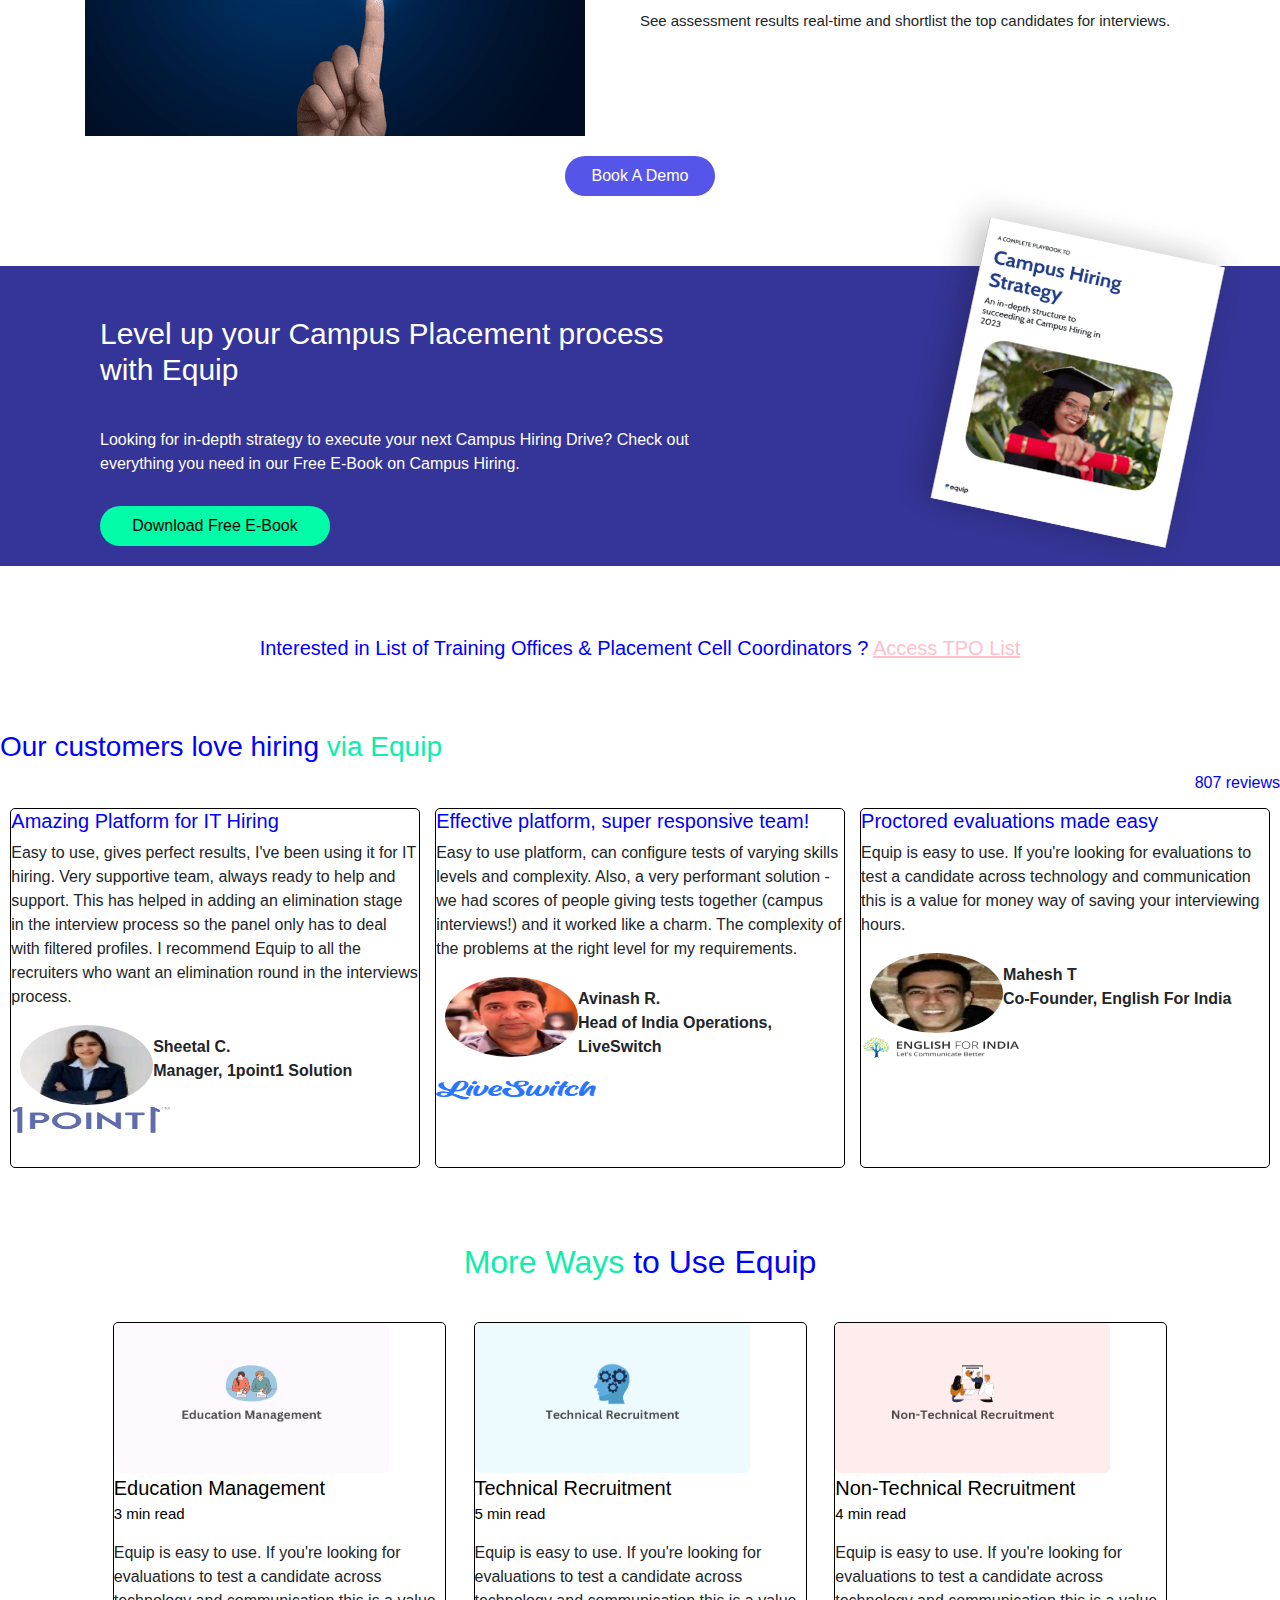
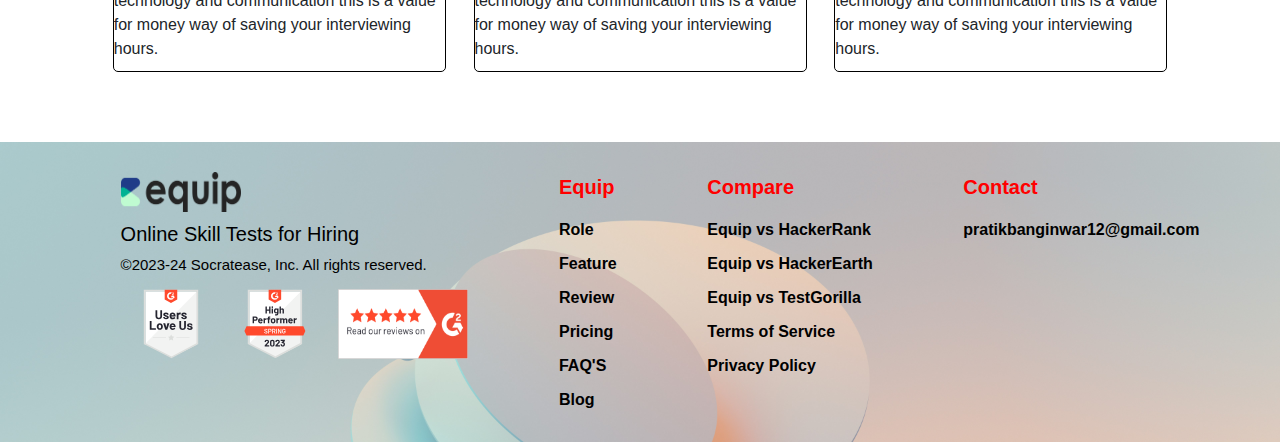
<file: demo.html>
<!DOCTYPE html>
<html lang="en">
<head>
    <meta charset="UTF-8">
    <meta name="viewport" content="width=device-width, initial-scale=1.0">
    <title>Document</title>
    <link rel="stylesheet" href="css/bootstrap.css">
    <link rel="stylesheet" href="css/style.css">
    <link rel="stylesheet" href="https://cdn.jsdelivr.net/npm/bootstrap-icons@1.11.3/font/bootstrap-icons.min.css">
    <link rel="stylesheet" href="https://cdnjs.cloudflare.com/ajax/libs/font-awesome/6.5.2/css/all.min.css" integrity="sha512-SnH5WK+bZxgPHs44uWIX+LLJAJ9/2PkPKZ5QiAj6Ta86w+fsb2TkcmfRyVX3pBnMFcV7oQPJkl9QevSCWr3W6A==" crossorigin="anonymous" referrerpolicy="no-referrer" />
</head>
<body>
    <!--Part 1-->
    <nav class="navbar navbar-expand-lg fixed-top navbar-light bg-light">
        <a class="navbar-brand" href="#"><img src="Img/equip-logo.png" style="width: 120px; height: 30px;"></a>
        <button class="navbar-toggler" type="button" data-toggle="collapse" data-target="#navbarSupportedContent" aria-controls="navbarSupportedContent" aria-expanded="false" aria-label="Toggle navigation">
          <span class="navbar-toggler-icon"></span>
        </button>

        <div class="collapse navbar-collapse" id="navbarSupportedContent">
          <ul class="navbar-nav mr-auto">
            <li class="nav-item active">
              <a class="nav-link text-primary" href="index.html">Home<span class="sr-only">(current)</span></a>
            </li>
            <li class="nav-item active">
              <a class="nav-link text-primary" href="Test_type.html">Type Test <span class="sr-only">(current)</span></a>
            </li>&nbsp;&nbsp;
            <li class="nav-item dropdown">
              <a class="nav-link text-primary dropdown-toggle" href="#" role="button" data-toggle="dropdown" aria-expanded="false">
                Skills
              </a>
              <div class="dropdown-menu">
                <a class="dropdown-item nav-link dropdown-toggle" href="#" role="button" data-toggle="dropdown"
                aria-expanded="false" href="#">&nbsp;&nbsp; WEB DEVELOPMENT &nbsp;</a>
                <div class="dropdown-menu" style="margin-left: 205px; margin-top: -260px;">
                  <a class="dropdown-item" href="#">Frontend</a>
                  <a class="dropdown-item" href="#">ReactJS</a>
                  <a class="dropdown-item" href="#">Backend</a>
                  <a class="dropdown-item" href="#">MERN</a>
                  <a class="dropdown-item" href="#">Full stack</a>
                </div>
                <a class="dropdown-item nav-link dropdown-toggle" href="#" role="button" data-toggle="dropdown"
                aria-expanded="false" href="#">&nbsp;&nbsp; PROGRAMMING &nbsp;</a>
                <div class="dropdown-menu" style="margin-left: 165px; margin-top: -100px;">
                  <a class="dropdown-item" href="#">Python</a>
                  <a class="dropdown-item" href="#">C++</a>
                  <a class="dropdown-item2" href="#">Java</a>
                  <a class="dropdown-item2" href="#">Php</a>
                  <a class="dropdown-item2" href="#">C</a>
                </div>
                <a class="dropdown-item nav-link dropdown-toggle" href="#" role="button" data-toggle="dropdown"
                aria-expanded="false" href="#">&nbsp;&nbsp; SALES & MARKETING &nbsp;</a>
                <div class="dropdown-menu" style="margin-left: 165px; margin-top: -100px;">
                  <a class="dropdown-item" href="#">Digital Marketing</a>
                  <a class="dropdown-item" href="#">Google ads</a>
                  <a class="dropdown-item" href="#">FB & Instagram ads</a>
                  <a class="dropdown-item" href="#">Business Development</a>
                </div>
                <a class="dropdown-item nav-link dropdown-toggle" href="#" role="button" data-toggle="dropdown"
                aria-expanded="false" href="#">&nbsp;&nbsp; DATA ANALYSIS &nbsp;</a>
                <div class="dropdown-menu " style="margin-left: 165px; margin-top: -100px;">
                  <a class="dropdown-item" href="#">Data Science</a>
                  <a class="dropdown-item" href="#">Machine Learning</a>
                  <a class="dropdown-item" href="#">Data Entry</a>
                </div>
                <a class="dropdown-item nav-link dropdown-toggle" href="#" role="button" data-toggle="dropdown"
                aria-expanded="false" href="#">&nbsp;&nbsp; CUSTOMER SUCCESS &nbsp;</a>
                <div class="dropdown-menu " style="margin-left: 165px; margin-top: -100px;">
                  <a class="dropdown-item" href="#">Customer Support</a>
                </div>
                <div class="dropdown-divider"></div>
                <a class="dropdown-item" href="#">View All Skills</a>
              </div>
            </li>&nbsp;&nbsp;
            <li class="nav-item">
                <a class="nav-link text-primary" href="pricing.html">Pricing</a>
            </li>&nbsp;&nbsp;
            <li class="nav-item dropdown">
              <div class="dropdown">
                <button class="btn text-primary dropdown-toggle" type="button" data-toggle="dropdown" aria-expanded="false">
                  Use Cases
                </button>
                <div class="dropdown-menu">
                  <a class="dropdown-item" href="Tech-hiring.html"><i class="fa-brands fa-squarespace"></i> Tech Hiring</a>
                  <a class="dropdown-item" href="Non-tech_hiring.html"><i class="fa-regular fa-circle-user"></i> Non-Tech Hiring</a>
                  <a class="dropdown-item" href="index.html"><i class="fa-solid fa-location-dot"></i> Campus Hiring</a>
                  <a class="dropdown-item" href="Accessing_std-online.html"><i class="fa-solid fa-clipboard"></i> Accessing Student Online</a>
                </div>
              </div>
            </li>&nbsp;&nbsp;
            <li class="nav-item dropdown">
                <a class="nav-link text-primary dropdown-toggle" href="#" role="button" data-toggle="dropdown" aria-expanded="false">
                  Resources
                </a>
            </li>
          </ul>
          <form class="form-inline my-2 my-lg-0">
            <a class="btn btn-outline-success my-2 my-sm-0" href="signin.html">Candidate Login</a>&nbsp;&nbsp;
            <a class="btn btn-outline-success my-2 my-sm-0" href="signup.html">Recruiter Signup</a>
          </form>
        </div>
    </nav>

    <!--Part 2-->
    <!-- <div class="container"> -->
      <section class="hero">
        <div class="hero-text">
          <h1>Streamline, Simplify, & Succeed.</h1>
          <h5>Campus Hiring Made Easy with Equip's Automated Skill Assessments</h5>
          <h6>Equip's Skill Tests for Campus Hiring Eliminates the Hassle of Traveling, Grading, and Supervising</h6>
          <button class="btn1"><a href="book_demo.html">Book A Demo</a></button>&nbsp;&nbsp;&nbsp;
          <button class="btn2"><a href="pricing.html">View Pricing Plan <i class="bi bi-chevron-right"></i></a></button>
          <p>Test 10 candidates for Free</p>
        </div>
        <div class="hero-img">
          <img src="Img/img1.jpg" class="hero-img-s">
        </div>
        
      </section>
    <!-- </div> -->

    <!--Part 3-->
    <div class="container">
      <div class="part-3 text-center">
        <h2>Our Customers Are Nailing Campus Hiring from Top Universities</h2>
        <p>You can sit back and relax while we do the heavy lifting!</p>
        <img src="Img/photo1.png">
        <img src="Img/photo2.png">
        <img src="Img/photo3.png">
        <img src="Img/photo4.png">
        <img src="Img/photo5.png">
      </div>
    </div>

    <!--Part 4-->
    <div class="container">
      <div class="part-4 text-center">
        <h2>Efficient & Effortless <span>Campus Hiring</span></h2>
      </div>

      <div class="box-container">
        <div class="box">
          <div class="box-content">
            <img class="box-img" src="Img/campus-hiring-1.png">
            <h5>Save Travel Cost</h5>
            <p>Lorem ipsum dolor sit, amet consectetur adipisicing elit. Illo facilis velit illum, maiores minus vitae et corrupti reiciendis non esse?</p>
            <button class="btn3">Calculate Saving <i class="bi bi-chevron-right"></i></button>
          </div>
        </div>
        <div class="box">
          <div class="box-content">
            <img class="box-img" src="Img/campus-hiring-2.png">
            <h5>Readymade Test</h5>
            <p>Lorem ipsum dolor sit, amet consectetur adipisicing elit. Illo facilis velit illum, maiores minus vitae et corrupti reiciendis non esse?</p>
            <button class="btn3">Try Test Demo <i class="bi bi-chevron-right"></i></button>
          </div>
        </div>
        <div class="box">
          <div class="box-content">
            <img class="box-img" src="Img/campus-hiring-3.png">
            <h5>Prevant Cheating</h5>
            <p>Lorem ipsum dolor sit, amet consectetur adipisicing elit. Illo facilis velit illum, maiores minus vitae et corrupti reiciendis non esse?</p>
            <button class="btn3">See Protecting Report <i class="bi bi-chevron-right"></i></button>
          </div>
        </div>
      </div>
    </div>

    <!--Part 5-->
    <div class="container">
      <div class="university text-center">
        <h2>Tailored for Educators: Easiest Solution to Conduct Online, Proctored Exams</h2>
        <p>You can sit back and relax while we do the heavy lifting!</p>
        <img src="Img/university-1.png"><span>IIT Bombay</span>
        <img src="Img/university-2.png"><span>VIT</span>
        <img src="Img/university-3.png"><span>IIT Madras</span>
        <img src="Img/university-4.png"><span>NMIMS</span>
      </div>
    </div>

    <!--Part 6-->
    <div class="container">
      <div class="hiring text-center">
        <h2><span>Set Up Your</span> Campus Recruitment System <span>with Equip</span></h2>
        <div class="hiring-area">
          <img src="Img/hiring-setup.png" class="hiring-img">
          <div class="hiring-text">
            <p><i class="fa-solid fa-check"></i> Save your time to avoid going through every student’s CV or interviewing every student that applies to the job.</p>
            <p><i class="fa-solid fa-check"></i> Create an assessment for testing technical and non-technical skills in under a minute using our Question Bank or by importing your own questions.</p>
            <p><i class="fa-solid fa-check"></i> See assessment results real-time and shortlist the top candidates for interviews.</p>
          </div>
        </div>
        <button>Book A Demo</button>
      </div>
    </div>

    <!--Part 7-->
    <!-- <div class="container"> -->
      <div class="e-book">
        <div class="e-book-text">
          <h4>Level up your Campus Placement process<br> with Equip</h4>
          <p>Looking for in-depth strategy to execute your next Campus Hiring Drive? Check out<br> everything you need in our Free E-Book on Campus Hiring.</p>
          <button>Download Free E-Book</button>
        </div>
        <div class="e-book-img">
          <img src="Img/ebook.png">
        </div>
      </div>
    <!-- </div> -->

    <!--Part 8-->
    <div class="container">
      <div class="link text-center">
        <h3>Interested in List of Training Offices & Placement Cell Coordinators ? <a href="https://equip.co/resources/list-tpos-placement-cells/">Access TPO List</a></h3>
      </div>
    </div>

    <!--Part 9-->
    <div class="msg">
      <h3>Our customers love hiring <span>via Equip</span></h3>
      <div class="raiting">
        <i class="fa-brands fa-google"></i>
        <i class="fa-solid fa-star"></i>
        <i class="fa-solid fa-star"></i>
        <i class="fa-solid fa-star"></i>
        <i class="fa-solid fa-star"></i>
        <i class="fa-solid fa-star"></i> <span style="color: blue;">807 reviews</span>
    </div>

    <div class="boxes-container">
      <div class="boxes">
        <div class="boxes-content">
          <h5>Amazing Platform for IT Hiring</h5>
          <p>Easy to use, gives perfect results, I've been using it for IT hiring. Very supportive team, always ready to help and support. This has helped in adding an elimination stage in the interview process so the panel only has to deal with filtered profiles. I recommend Equip to all the recruiters who want an elimination round in the interviews process.</p>
          <div class="b-i">
            <img src="Img/sheetal-c.png" class="imgs">
            <p class="ims">Sheetal C. <br>Manager, 1point1 Solution</p>
          </div>
          <img src="Img/1point1.png" class="imgs1">
        </div>
      </div>
      <div class="boxes">
        <div class="boxes-content">
          <h5>Effective platform, super responsive team!</h5>
          <p>Easy to use platform, can configure tests of varying skills levels and complexity. Also, a very performant solution - we had scores of people giving tests together (campus interviews!) and it worked like a charm. The complexity of the problems at the right level for my requirements.</p>
          <div class="b-i">
            <img src="Img/avinash-r.png" class="imgs">
            <p class="ims">Avinash R. <br>Head of India Operations, LiveSwitch</p>
          </div>
          <img src="Img/liveswitch.png" class="imgs1">
        </div>
      </div>
      <div class="boxes">
        <div class="boxes-content">
          <h5>Proctored evaluations made easy</h5>
          <p>Equip is easy to use. If you're looking for evaluations to test a candidate across technology and communication this is a value for money way of saving your interviewing hours.</p>
          <div class="b-i">
            <img src="Img/mahesh-t.png" class="imgs">
            <p class="ims">Mahesh T<br>Co-Founder, English For India</p>
          </div>
          <img src="Img/english-for-india.png" class="imgs1">
        </div>
      </div>
     </div>
    </div>


    <!--Part 10-->
    <div class="container">
      <div class="part-10 text-center">
        <h2>More Ways <span>to Use Equip</span></h2>
      </div>

      <div class="boxs-container">
        <div class="boxs">
          <div class="boxs-content">
            <img class="boxs-img" src="Img/education-management.png">
            <a href="">Education Management</a>
            <p class="time">3 min read</p>
            <p>Equip is easy to use. If you're looking for evaluations to test a candidate across technology and communication this is a value for money way of saving your interviewing hours.</p>
          </div>
        </div>
        <div class="boxs">
          <div class="boxs-content">
            <img class="boxs-img" src="Img/technical-recruitment.png">
            <a href="">Technical Recruitment</a>
            <p class="time">5 min read</p>
            <p>Equip is easy to use. If you're looking for evaluations to test a candidate across technology and communication this is a value for money way of saving your interviewing hours.</p>
          </div>
        </div>
        <div class="boxs">
          <div class="boxs-content">
            <img class="boxs-img" src="Img/non-technical-recruitment.png">
            <a href="">Non-Technical Recruitment</a>
            <p class="time">4 min read</p>
            <p>Equip is easy to use. If you're looking for evaluations to test a candidate across technology and communication this is a value for money way of saving your interviewing hours.</p>
          </div>
        </div>
      </div>
    </div>

    <!--Part 11-->
    <footer>
      <div class="foot-panel1">
        <ul>
          <img src="Img/equip-logo.png" class="ima">
          <h4>Online Skill Tests for Hiring</h4>
          <h6>©2023-24 Socratease, Inc. All rights reserved.</h6>
          <img src="Img/users-love-us.svg" class="imb">
          <img src="Img/g2-high-performer-spring-23.svg" class="imc"> &nbsp;
          <img src="Img/white-10.png" class="imd">
        </ul>

        <ul>
          <p>Equip</p>
          <a href="#">Role</a>
          <a href="#">Feature</a> 
          <a href="#">Review</a>
          <a href="#">Pricing</a>
          <a href="#">FAQ'S</a>
          <a href="#">Blog</a>
        </ul>

        <ul>
          <p>Compare</p>
          <a href="#">Equip vs HackerRank</a>
          <a href="#">Equip vs HackerEarth</a>
          <a href="#">Equip vs TestGorilla</a> 
          <a href="#">Terms of Service</a>
          <a href="#">Privacy Policy</a>
        </ul>

        <ul>
          <p>Contact</p>
          <a href="#">pratikbanginwar12@gmail.com</a>
          <i class="fa-brands fa-linkedin"></i>
          <i class="fa-brands fa-google"></i>
          <i class="fa-brands fa-twitter"></i>
          <i class="fa-brands fa-instagram"></i>
        </ul>
      </div>
    </footer>


    <script src="https://cdn.jsdelivr.net/npm/jquery@3.5.1/dist/jquery.slim.min.js" integrity="sha384-DfXdz2htPH0lsSSs5nCTpuj/zy4C+OGpamoFVy38MVBnE+IbbVYUew+OrCXaRkfj" crossorigin="anonymous"></script>
    <script src="https://cdn.jsdelivr.net/npm/popper.js@1.16.1/dist/umd/popper.min.js" integrity="sha384-9/reFTGAW83EW2RDu2S0VKaIzap3H66lZH81PoYlFhbGU+6BZp6G7niu735Sk7lN" crossorigin="anonymous"></script>
    <script src="https://cdn.jsdelivr.net/npm/bootstrap@4.6.2/dist/js/bootstrap.min.js" integrity="sha384-+sLIOodYLS7CIrQpBjl+C7nPvqq+FbNUBDunl/OZv93DB7Ln/533i8e/mZXLi/P+" crossorigin="anonymous"></script>
</body>
</html>
</file>
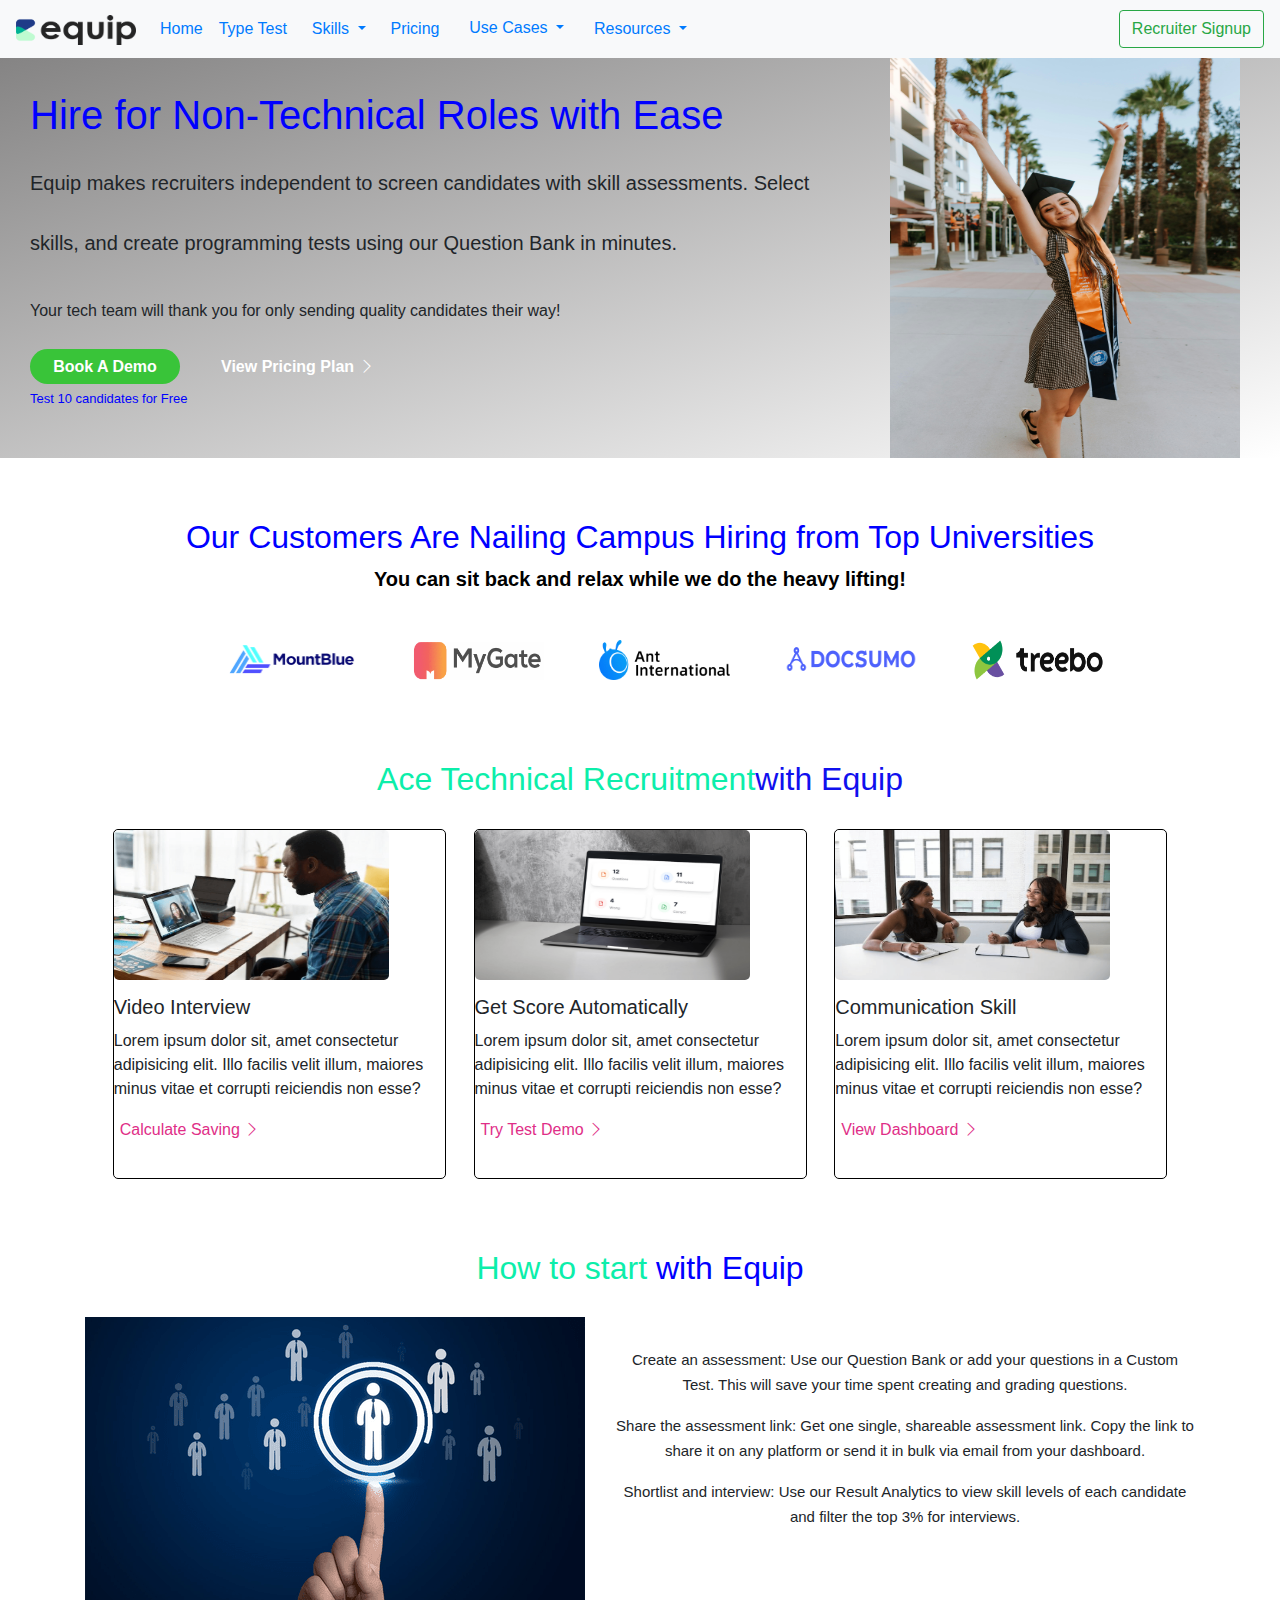
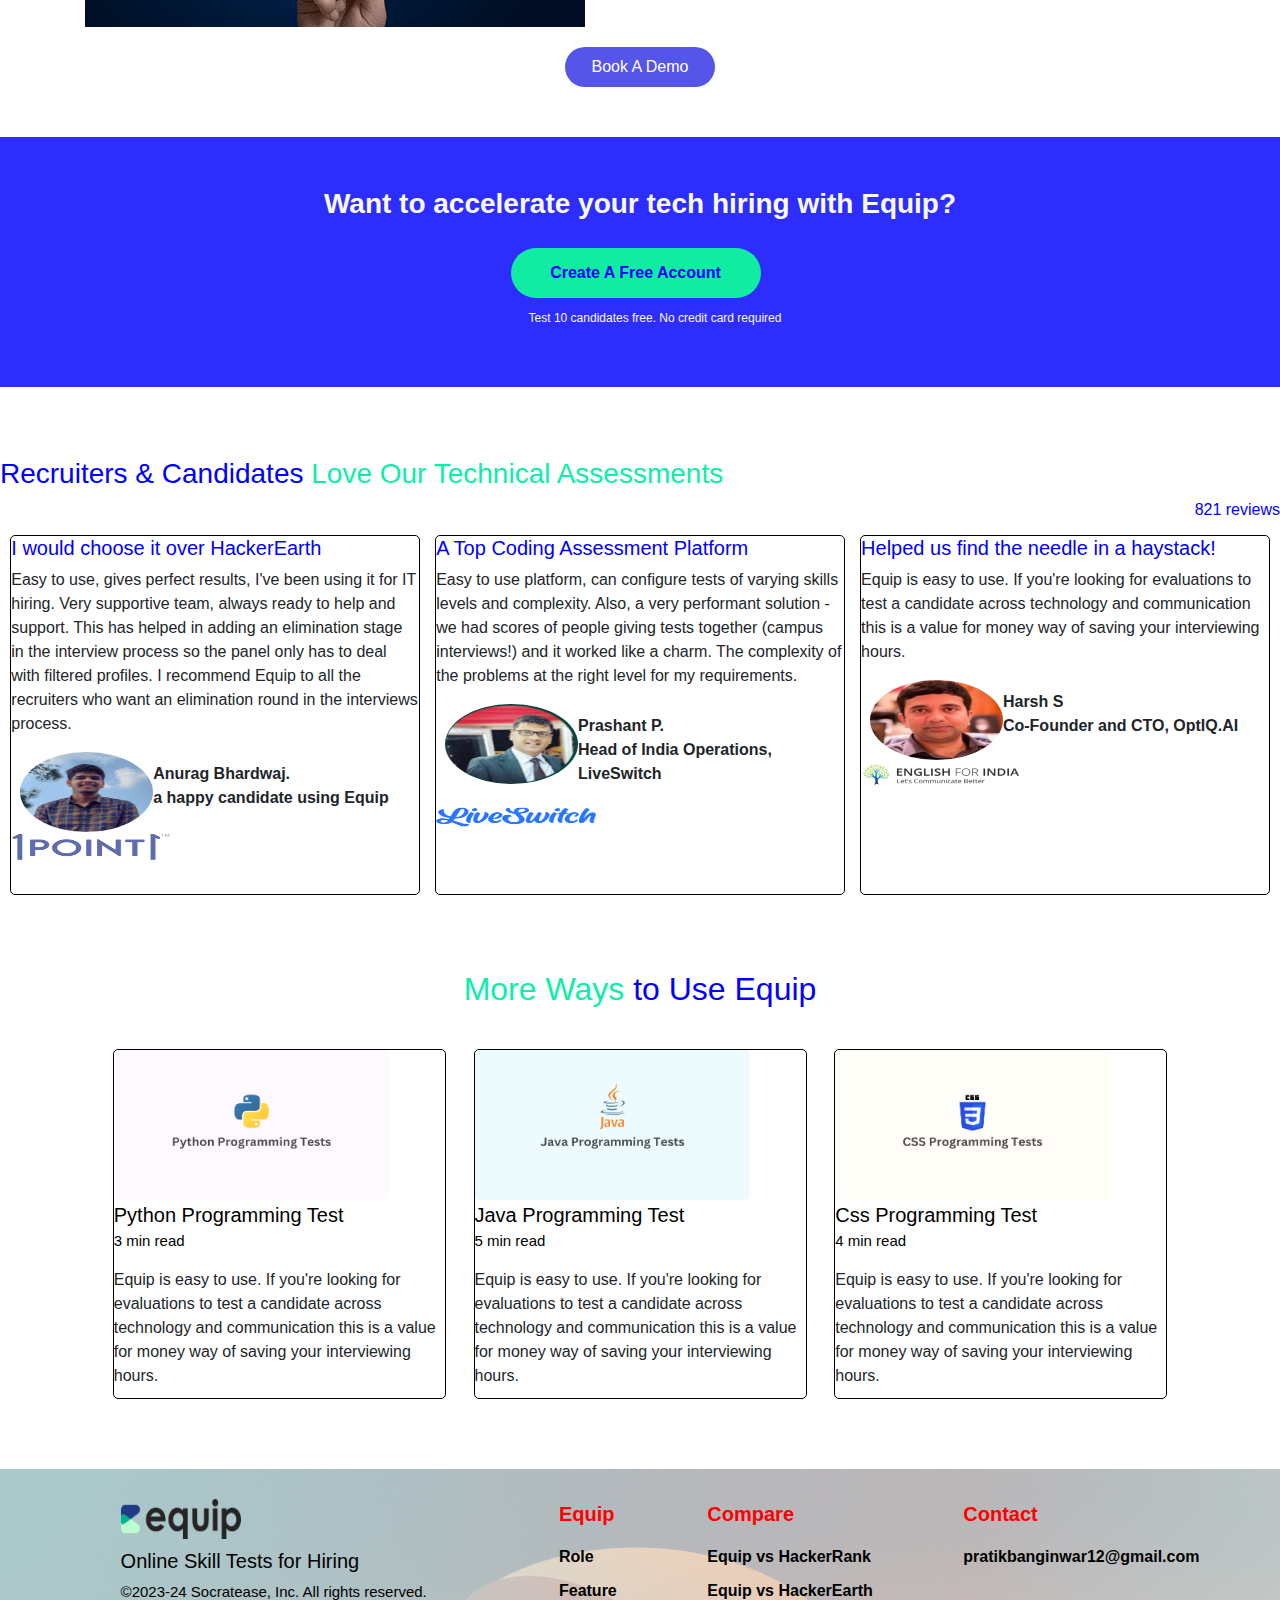
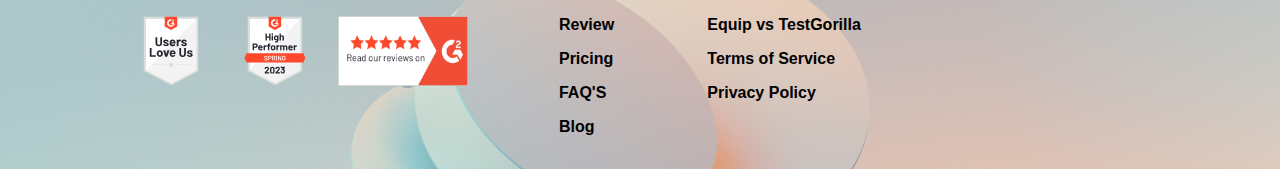
<file: Non-tech_hiring.html>
<!DOCTYPE html>
<html lang="en">
<head>
    <meta charset="UTF-8">
    <meta name="viewport" content="width=device-width, initial-scale=1.0">
    <title>Document</title>
    <link rel="stylesheet" href="css/bootstrap.css">
    <link rel="stylesheet" href="css/Tech-hiring.css">
    <link rel="stylesheet" href="https://cdn.jsdelivr.net/npm/bootstrap-icons@1.11.3/font/bootstrap-icons.min.css">
    <link rel="stylesheet" href="https://cdnjs.cloudflare.com/ajax/libs/font-awesome/6.5.2/css/all.min.css" integrity="sha512-SnH5WK+bZxgPHs44uWIX+LLJAJ9/2PkPKZ5QiAj6Ta86w+fsb2TkcmfRyVX3pBnMFcV7oQPJkl9QevSCWr3W6A==" crossorigin="anonymous" referrerpolicy="no-referrer" />
</head>
<body>
    <!--Part 1-->
    <nav class="navbar navbar-expand-lg navbar-light bg-light">
        <a class="navbar-brand" href="#"><img src="Img/equip-logo.png" style="width: 120px; height: 30px;"></a>
        <button class="navbar-toggler" type="button" data-toggle="collapse" data-target="#navbarSupportedContent" aria-controls="navbarSupportedContent" aria-expanded="false" aria-label="Toggle navigation">
          <span class="navbar-toggler-icon"></span>
        </button>

        <div class="collapse navbar-collapse" id="navbarSupportedContent">
          <ul class="navbar-nav mr-auto">
            <li class="nav-item active">
              <a class="nav-link text-primary" href="index.html">Home<span class="sr-only">(current)</span></a>
            </li>
            <li class="nav-item active">
              <a class="nav-link text-primary" href="Test_type.html">Type Test <span class="sr-only">(current)</span></a>
            </li>&nbsp;&nbsp;
            <li class="nav-item dropdown">
              <a class="nav-link text-primary dropdown-toggle" href="#" role="button" data-toggle="dropdown" aria-expanded="false">
                Skills
              </a>
              <div class="dropdown-menu">
                <a class="dropdown-item nav-link dropdown-toggle" href="#" role="button" data-toggle="dropdown"
                aria-expanded="false" href="#">&nbsp;&nbsp; WEB DEVELOPMENT &nbsp;</a>
                <div class="dropdown-menu" style="margin-left: 205px; margin-top: -260px;">
                  <a class="dropdown-item" href="#">Frontend</a>
                  <a class="dropdown-item" href="#">ReactJS</a>
                  <a class="dropdown-item" href="#">Backend</a>
                  <a class="dropdown-item" href="#">MERN</a>
                  <a class="dropdown-item" href="#">Full stack</a>
                </div>
                <a class="dropdown-item nav-link dropdown-toggle" href="#" role="button" data-toggle="dropdown"
                aria-expanded="false" href="#">&nbsp;&nbsp; PROGRAMMING &nbsp;</a>
                <div class="dropdown-menu" style="margin-left: 165px; margin-top: -100px;">
                  <a class="dropdown-item" href="#">Python</a>
                  <a class="dropdown-item" href="#">C++</a>
                  <a class="dropdown-item2" href="#">Java</a>
                  <a class="dropdown-item2" href="#">Php</a>
                  <a class="dropdown-item2" href="#">C</a>
                </div>
                <a class="dropdown-item nav-link dropdown-toggle" href="#" role="button" data-toggle="dropdown"
                aria-expanded="false" href="#">&nbsp;&nbsp; SALES & MARKETING &nbsp;</a>
                <div class="dropdown-menu" style="margin-left: 165px; margin-top: -100px;">
                  <a class="dropdown-item" href="#">Digital Marketing</a>
                  <a class="dropdown-item" href="#">Google ads</a>
                  <a class="dropdown-item" href="#">FB & Instagram ads</a>
                  <a class="dropdown-item" href="#">Business Development</a>
                </div>
                <a class="dropdown-item nav-link dropdown-toggle" href="#" role="button" data-toggle="dropdown"
                aria-expanded="false" href="#">&nbsp;&nbsp; DATA ANALYSIS &nbsp;</a>
                <div class="dropdown-menu " style="margin-left: 165px; margin-top: -100px;">
                  <a class="dropdown-item" href="#">Data Science</a>
                  <a class="dropdown-item" href="#">Machine Learning</a>
                  <a class="dropdown-item" href="#">Data Entry</a>
                </div>
                <a class="dropdown-item nav-link dropdown-toggle" href="#" role="button" data-toggle="dropdown"
                aria-expanded="false" href="#">&nbsp;&nbsp; CUSTOMER SUCCESS &nbsp;</a>
                <div class="dropdown-menu " style="margin-left: 165px; margin-top: -100px;">
                  <a class="dropdown-item" href="#">Customer Support</a>
                </div>
                <div class="dropdown-divider"></div>
                <a class="dropdown-item" href="#">View All Skills</a>
              </div>
            </li>&nbsp;&nbsp;
            <li class="nav-item">
                <a class="nav-link text-primary" href="pricing.html">Pricing</a>
            </li>&nbsp;&nbsp;
            <li class="nav-item dropdown">
              <div class="dropdown">
                <button class="btn text-primary dropdown-toggle" type="button" data-toggle="dropdown" aria-expanded="false">
                  Use Cases
                </button>
                <div class="dropdown-menu">
                  <a class="dropdown-item" href="Tech-hiring.html"><i class="fa-brands fa-squarespace"></i> Tech Hiring</a>
                  <a class="dropdown-item" href="Non-tech_hiring.html"><i class="fa-regular fa-circle-user"></i> Non-Tech Hiring</a>
                  <a class="dropdown-item" href="index.html"><i class="fa-solid fa-location-dot"></i> Campus Hiring</a>
                  <a class="dropdown-item" href="Accessing_std-online.html"><i class="fa-solid fa-clipboard"></i> Accessing Student Online</a>
                </div>
              </div>
            </li>&nbsp;&nbsp;
            <li class="nav-item dropdown">
                <a class="nav-link text-primary dropdown-toggle" href="#" role="button" data-toggle="dropdown" aria-expanded="false">
                  Resources
                </a>
            </li>
          </ul>
          <form class="form-inline my-2 my-lg-0">
            <!-- <button class="btn btn-outline-success my-2 my-sm-0" type="submit">Candidate Login</button>&nbsp;&nbsp; -->
            <a class="btn btn-outline-success my-2 my-sm-0" href="signup.html">Recruiter Signup</a>
          </form>
        </div>
    </nav>

    <!--Part 2-->
    <!-- <div class="container"> -->
        <section class="hero">
            <div class="hero-text">
              <h1>Hire for Non-Technical Roles with Ease</h1>
              <h5>Equip makes recruiters independent to screen candidates with skill assessments. Select skills, and create programming tests using our Question Bank in minutes.</h5>
              <h6>Your tech team will thank you for only sending quality candidates their way!</h6>
              <button class="btn1">Book A Demo</button>&nbsp;&nbsp;&nbsp;
              <button class="btn2">View Pricing Plan <i class="bi bi-chevron-right"></i></button>
              <p>Test 10 candidates for Free</p>
            </div>
            <div class="hero-img">
              <img src="Img/img2.jpg" class="hero-img-s">
            </div>
            
          </section>
        <!-- </div> -->

    <!--Part 3-->
    <div class="container">
        <div class="part-3 text-center">
          <h2>Our Customers Are Nailing Campus Hiring from Top Universities</h2>
          <p>You can sit back and relax while we do the heavy lifting!</p>
          <img src="Img/photo6.png">
          <img src="Img/photo5.png">
          <img src="Img/photo1.png">
          <img src="Img/photo8.png">
          <img src="Img/photo4.png">
        </div>
    </div>

    <!--Part 4-->
    <div class="container">
        <div class="part-4 text-center">
          <h2>Ace Technical Recruitment<span>with Equip</span></h2>
        </div>
  
        <div class="box-container">
          <div class="box">
            <div class="box-content">
              <img class="box-img" src="Img/non-technical-recruitment-video-interview.png">
              <h5>Video Interview</h5>
              <p>Lorem ipsum dolor sit, amet consectetur adipisicing elit. Illo facilis velit illum, maiores minus vitae et corrupti reiciendis non esse?</p>
              <button class="btn3">Calculate Saving <i class="bi bi-chevron-right"></i></button>
            </div>
          </div>
          <div class="box">
            <div class="box-content">
              <img class="box-img" src="Img/non-technical-recruitment-auto-scoring.png">
              <h5>Get Score Automatically</h5>
              <p>Lorem ipsum dolor sit, amet consectetur adipisicing elit. Illo facilis velit illum, maiores minus vitae et corrupti reiciendis non esse?</p>
              <button class="btn3">Try Test Demo <i class="bi bi-chevron-right"></i></button>
            </div>
          </div>
          <div class="box">
            <div class="box-content">
              <img class="box-img" src="Img/non-technical-recruitment-communication-skills.png">
              <h5>Communication Skill</h5>
              <p>Lorem ipsum dolor sit, amet consectetur adipisicing elit. Illo facilis velit illum, maiores minus vitae et corrupti reiciendis non esse?</p>
              <button class="btn3">View Dashboard <i class="bi bi-chevron-right"></i></button>
            </div>
          </div>
        </div>
      </div>

      <!--Part 5-->
    <div class="container">
        <div class="hiring text-center">
          <h2>How to start <span>with Equip</span></h2>
          <div class="hiring-area">
            <img src="Img/hiring-setup.png" class="hiring-img">
            <div class="hiring-text">
              <p><i class="fa-solid fa-check"></i> Create an assessment: Use our Question Bank or add your questions in a Custom Test. This will save your time spent creating and grading questions.</p>
              <p><i class="fa-solid fa-check"></i> Share the assessment link: Get one single, shareable assessment link. Copy the link to share it on any platform or send it in bulk via email from your dashboard.</p>
              <p><i class="fa-solid fa-check"></i> Shortlist and interview: Use our Result Analytics to view skill levels of each candidate and filter the top 3% for interviews.</p>
            </div>
          </div>
          <button>Book A Demo</button>
        </div>
    </div>

    <!--Part 6-->
    <div class="recruiter">
        <h3 class="text-light">Want to accelerate your tech hiring with Equip?</h3>
        <!-- <p class="text-light">Equip's automated tests identify your top candidates across multiple skills.</p> -->
        <button class="btn1">Create A Free Account</button>&nbsp;&nbsp;
        <p class="text-light text-center">Test 10 candidates free. No credit card required</p>
    </div>

    <!--Part 7-->
    <div class="msg">
        <h3>Recruiters & Candidates <span>Love Our Technical Assessments</span></h3>
        <div class="raiting">
          <i class="fa-brands fa-google"></i>
          <i class="fa-solid fa-star"></i>
          <i class="fa-solid fa-star"></i>
          <i class="fa-solid fa-star"></i>
          <i class="fa-solid fa-star"></i>
          <i class="fa-solid fa-star"></i> <span style="color: blue;">821 reviews</span>
      </div>
  
      <div class="boxes-container">
        <div class="boxes">
          <div class="boxes-content">
            <h5>I would choose it over HackerEarth</h5>
            <p>Easy to use, gives perfect results, I've been using it for IT hiring. Very supportive team, always ready to help and support. This has helped in adding an elimination stage in the interview process so the panel only has to deal with filtered profiles. I recommend Equip to all the recruiters who want an elimination round in the interviews process.</p>
            <div class="b-i">
              <img src="Img/anurag-b.png" class="imgs">
              <p class="ims">Anurag Bhardwaj. <br>a happy candidate using Equip</p>
            </div>
            <img src="Img/1point1.png" class="imgs1">
          </div>
        </div>
        <div class="boxes">
          <div class="boxes-content">
            <h5>A Top Coding Assessment Platform</h5>
            <p>Easy to use platform, can configure tests of varying skills levels and complexity. Also, a very performant solution - we had scores of people giving tests together (campus interviews!) and it worked like a charm. The complexity of the problems at the right level for my requirements.</p>
            <div class="b-i">
              <img src="Img/ashutosh-k.png" class="imgs">
              <p class="ims">Prashant P. <br>Head of India Operations, LiveSwitch</p>
            </div>
            <img src="Img/liveswitch.png" class="imgs1">
          </div>
        </div>
        <div class="boxes">
          <div class="boxes-content">
            <h5>Helped us find the needle in a haystack!</h5>
            <p>Equip is easy to use. If you're looking for evaluations to test a candidate across technology and communication this is a value for money way of saving your interviewing hours.</p>
            <div class="b-i">
              <img src="Img/avinash-r.png" class="imgs">
              <p class="ims">Harsh S<br>Co-Founder and CTO, OptIQ.AI</p>
            </div>
            <img src="Img/english-for-india.png" class="imgs1">
          </div>
        </div>
       </div>
      </div>

    <!--Part 8-->
    <div class="container">
        <div class="part-10 text-center">
          <h2>More Ways <span>to Use Equip</span></h2>
        </div>
  
        <div class="boxs-container">
          <div class="boxs">
            <div class="boxs-content">
              <img class="boxs-img" src="Img/python-programming-tests.png">
              <a href="">Python Programming Test</a>
              <p class="time">3 min read</p>
              <p>Equip is easy to use. If you're looking for evaluations to test a candidate across technology and communication this is a value for money way of saving your interviewing hours.</p>
            </div>
          </div>
          <div class="boxs">
            <div class="boxs-content">
              <img class="boxs-img" src="Img/java-programming-tests.png">
              <a href="">Java Programming Test</a>
              <p class="time">5 min read</p>
              <p>Equip is easy to use. If you're looking for evaluations to test a candidate across technology and communication this is a value for money way of saving your interviewing hours.</p>
            </div>
          </div>
          <div class="boxs">
            <div class="boxs-content">
              <img class="boxs-img" src="Img/css-programming-tests.png">
              <a href="">Css Programming Test</a>
              <p class="time">4 min read</p>
              <p>Equip is easy to use. If you're looking for evaluations to test a candidate across technology and communication this is a value for money way of saving your interviewing hours.</p>
            </div>
          </div>
        </div>
      </div>
    
    <!--Part 9-->
    <footer>
        <div class="foot-panel1">
          <ul>
            <img src="Img/equip-logo.png" class="ima">
            <h4>Online Skill Tests for Hiring</h4>
            <h6>©2023-24 Socratease, Inc. All rights reserved.</h6>
            <img src="Img/users-love-us.svg" class="imb">
            <img src="Img/g2-high-performer-spring-23.svg" class="imc"> &nbsp;
            <img src="Img/white-10.png" class="imd">
          </ul>
  
          <ul>
            <p>Equip</p>
            <a href="#">Role</a>
            <a href="#">Feature</a> 
            <a href="#">Review</a>
            <a href="#">Pricing</a>
            <a href="#">FAQ'S</a>
            <a href="#">Blog</a>
          </ul>
  
          <ul>
            <p>Compare</p>
            <a href="#">Equip vs HackerRank</a>
            <a href="#">Equip vs HackerEarth</a>
            <a href="#">Equip vs TestGorilla</a> 
            <a href="#">Terms of Service</a>
            <a href="#">Privacy Policy</a>
          </ul>
  
          <ul>
            <p>Contact</p>
            <a href="#">pratikbanginwar12@gmail.com</a>
            <i class="fa-brands fa-linkedin"></i>
            <i class="fa-brands fa-google"></i>
            <i class="fa-brands fa-twitter"></i>
            <i class="fa-brands fa-instagram"></i>
          </ul>
        </div>
      </footer>
  
      <script src="https://cdn.jsdelivr.net/npm/jquery@3.5.1/dist/jquery.slim.min.js" integrity="sha384-DfXdz2htPH0lsSSs5nCTpuj/zy4C+OGpamoFVy38MVBnE+IbbVYUew+OrCXaRkfj" crossorigin="anonymous"></script>
      <script src="https://cdn.jsdelivr.net/npm/popper.js@1.16.1/dist/umd/popper.min.js" integrity="sha384-9/reFTGAW83EW2RDu2S0VKaIzap3H66lZH81PoYlFhbGU+6BZp6G7niu735Sk7lN" crossorigin="anonymous"></script>
      <script src="https://cdn.jsdelivr.net/npm/bootstrap@4.6.2/dist/js/bootstrap.min.js" integrity="sha384-+sLIOodYLS7CIrQpBjl+C7nPvqq+FbNUBDunl/OZv93DB7Ln/533i8e/mZXLi/P+" crossorigin="anonymous"></script>
</body>
</html>
</file>
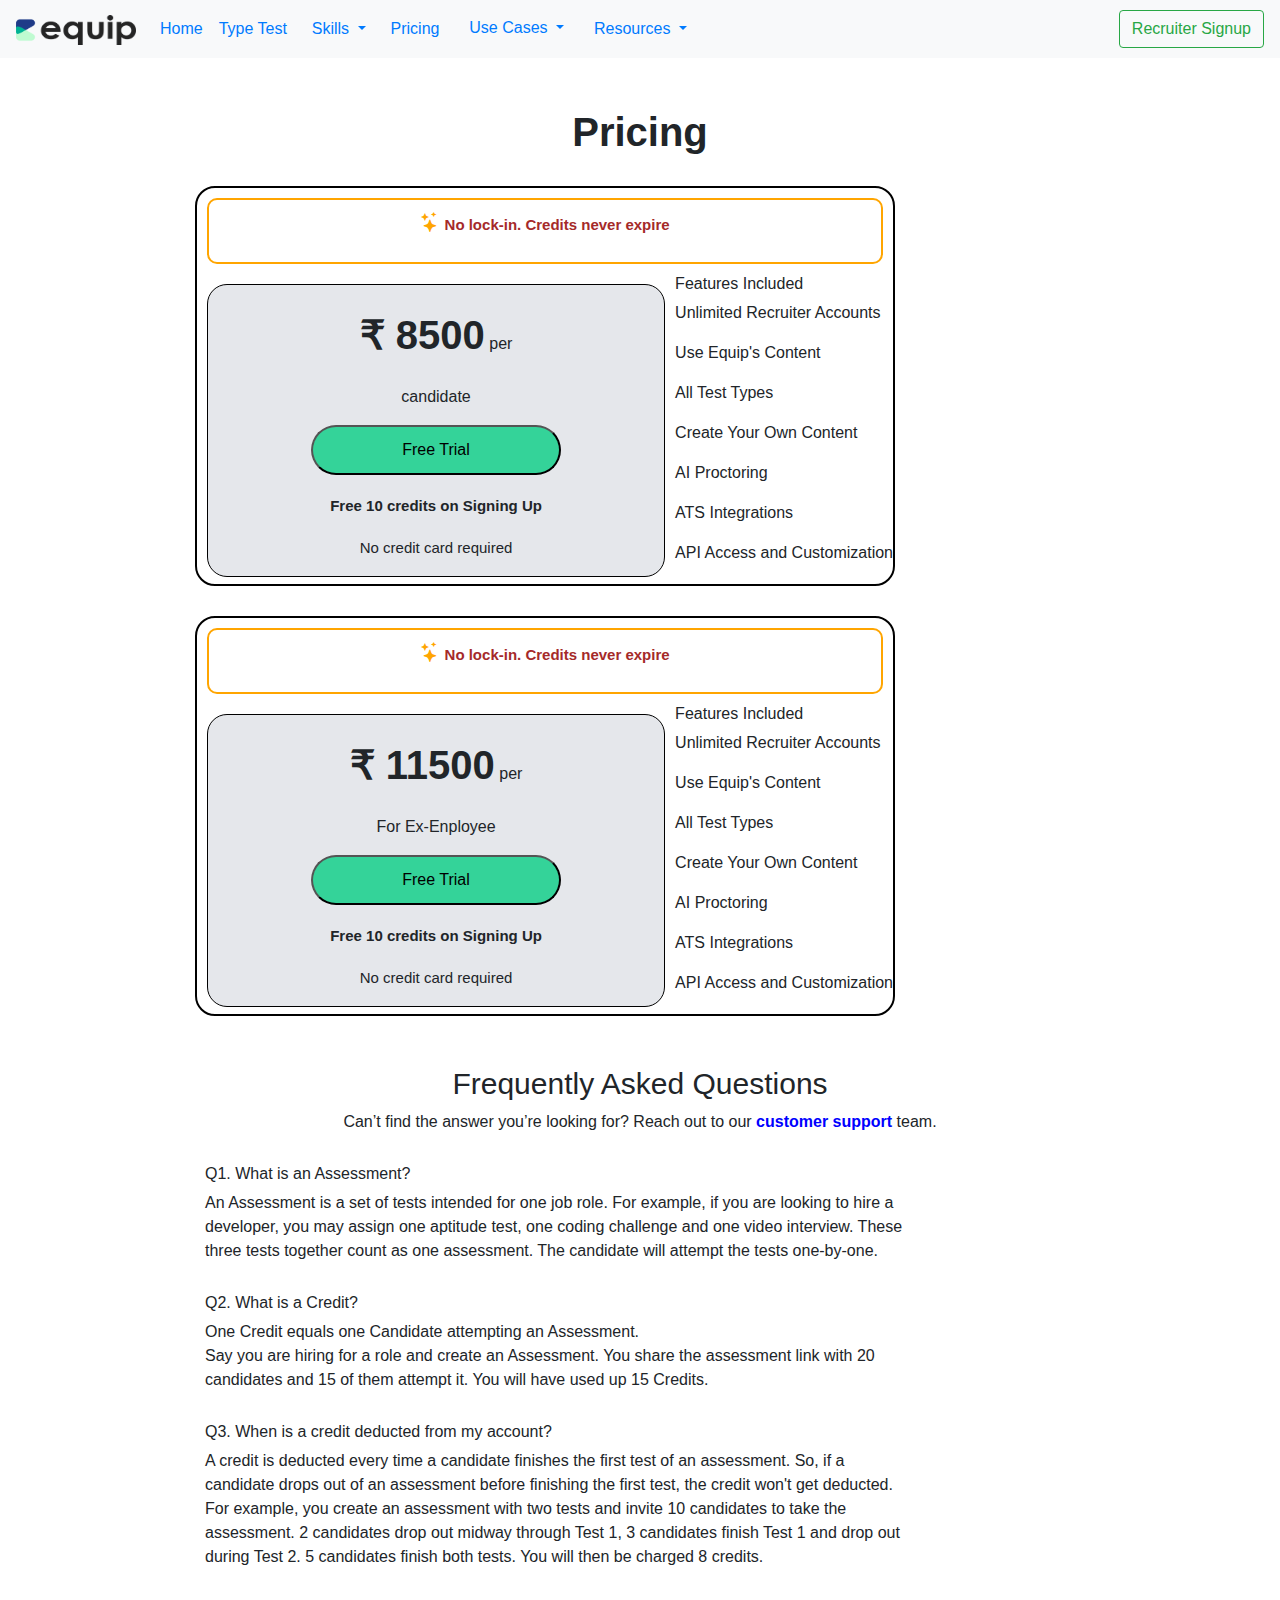
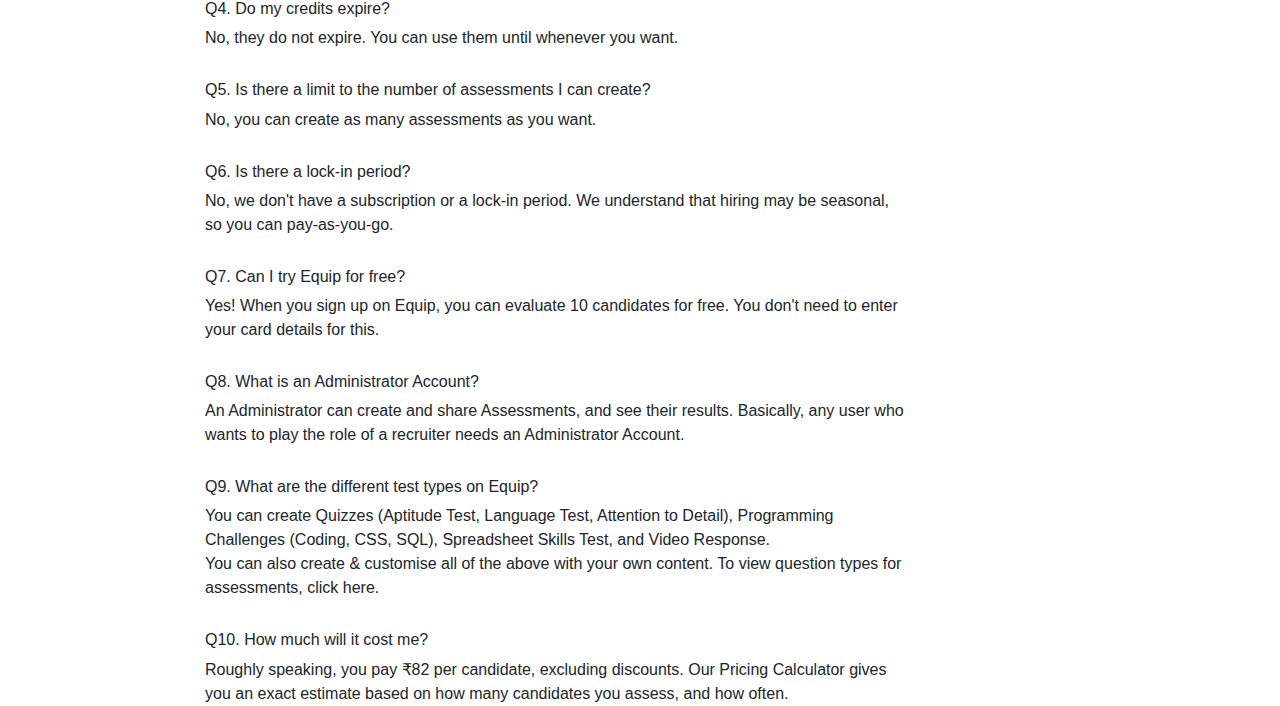
<file: pricing.html>
<!DOCTYPE html>
<html lang="en">
<head>
    <meta charset="UTF-8">
    <meta name="viewport" content="width=device-width, initial-scale=1.0">
    <title>Document</title>
    <link rel="stylesheet" href="css/bootstrap.css">
    <link rel="stylesheet" href="css/pricing.css">
    <link rel="stylesheet" href="https://cdn.jsdelivr.net/npm/bootstrap-icons@1.11.3/font/bootstrap-icons.min.css">
    <link rel="stylesheet" href="https://cdnjs.cloudflare.com/ajax/libs/font-awesome/6.5.2/css/all.min.css" integrity="sha512-SnH5WK+bZxgPHs44uWIX+LLJAJ9/2PkPKZ5QiAj6Ta86w+fsb2TkcmfRyVX3pBnMFcV7oQPJkl9QevSCWr3W6A==" crossorigin="anonymous" referrerpolicy="no-referrer" />
</head>
<body>
    <!--Part 1-->
    <nav class="navbar navbar-expand-lg navbar-light bg-light">
        <a class="navbar-brand" href="#"><img src="Img/equip-logo.png" style="width: 120px; height: 30px;"></a>
        <button class="navbar-toggler" type="button" data-toggle="collapse" data-target="#navbarSupportedContent" aria-controls="navbarSupportedContent" aria-expanded="false" aria-label="Toggle navigation">
          <span class="navbar-toggler-icon"></span>
        </button>
      
        <div class="collapse navbar-collapse" id="navbarSupportedContent">
          <ul class="navbar-nav mr-auto">
            <li class="nav-item active">
              <a class="nav-link text-primary" href="index.html">Home<span class="sr-only">(current)</span></a>
            </li>
            <li class="nav-item active">
              <a class="nav-link text-primary" href="Test_type.html">Type Test <span class="sr-only">(current)</span></a>
            </li>&nbsp;&nbsp;
            <li class="nav-item dropdown">
              <a class="nav-link text-primary dropdown-toggle" href="#" role="button" data-toggle="dropdown" aria-expanded="false">
                Skills
              </a>
              <div class="dropdown-menu">
                <a class="dropdown-item nav-link dropdown-toggle" href="#" role="button" data-toggle="dropdown"
                aria-expanded="false" href="#">&nbsp;&nbsp; WEB DEVELOPMENT &nbsp;</a>
                <div class="dropdown-menu" style="margin-left: 205px; margin-top: -260px;">
                  <a class="dropdown-item" href="#">Frontend</a>
                  <a class="dropdown-item" href="#">ReactJS</a>
                  <a class="dropdown-item" href="#">Backend</a>
                  <a class="dropdown-item" href="#">MERN</a>
                  <a class="dropdown-item" href="#">Full stack</a>
                </div>
                <a class="dropdown-item nav-link dropdown-toggle" href="#" role="button" data-toggle="dropdown"
                aria-expanded="false" href="#">&nbsp;&nbsp; PROGRAMMING &nbsp;</a>
                <div class="dropdown-menu" style="margin-left: 165px; margin-top: -100px;">
                  <a class="dropdown-item" href="#">Python</a>
                  <a class="dropdown-item" href="#">C++</a>
                  <a class="dropdown-item2" href="#">Java</a>
                  <a class="dropdown-item2" href="#">Php</a>
                  <a class="dropdown-item2" href="#">C</a>
                </div>
                <a class="dropdown-item nav-link dropdown-toggle" href="#" role="button" data-toggle="dropdown"
                aria-expanded="false" href="#">&nbsp;&nbsp; SALES & MARKETING &nbsp;</a>
                <div class="dropdown-menu" style="margin-left: 165px; margin-top: -100px;">
                  <a class="dropdown-item" href="#">Digital Marketing</a>
                  <a class="dropdown-item" href="#">Google ads</a>
                  <a class="dropdown-item" href="#">FB & Instagram ads</a>
                  <a class="dropdown-item" href="#">Business Development</a>
                </div>
                <a class="dropdown-item nav-link dropdown-toggle" href="#" role="button" data-toggle="dropdown"
                aria-expanded="false" href="#">&nbsp;&nbsp; DATA ANALYSIS &nbsp;</a>
                <div class="dropdown-menu " style="margin-left: 165px; margin-top: -100px;">
                  <a class="dropdown-item" href="#">Data Science</a>
                  <a class="dropdown-item" href="#">Machine Learning</a>
                  <a class="dropdown-item" href="#">Data Entry</a>
                </div>
                <a class="dropdown-item nav-link dropdown-toggle" href="#" role="button" data-toggle="dropdown"
                aria-expanded="false" href="#">&nbsp;&nbsp; CUSTOMER SUCCESS &nbsp;</a>
                <div class="dropdown-menu " style="margin-left: 165px; margin-top: -100px;">
                  <a class="dropdown-item" href="#">Customer Support</a>
                </div>
                <div class="dropdown-divider"></div>
                <a class="dropdown-item" href="#">View All Skills</a>
              </div>
            </li>&nbsp;&nbsp;
            <li class="nav-item">
                <a class="nav-link text-primary" href="pricing.html">Pricing</a>
            </li>&nbsp;&nbsp;
            <li class="nav-item dropdown">
              <div class="dropdown">
                <button class="btn text-primary dropdown-toggle" type="button" data-toggle="dropdown" aria-expanded="false">
                  Use Cases
                </button>
                <div class="dropdown-menu">
                  <a class="dropdown-item" href="Tech-hiring.html"><i class="fa-brands fa-squarespace"></i> Tech Hiring</a>
                  <a class="dropdown-item" href="Non-tech_hiring.html"><i class="fa-regular fa-circle-user"></i> Non-Tech Hiring</a>
                  <a class="dropdown-item" href="index.html"><i class="fa-solid fa-location-dot"></i> Campus Hiring</a>
                  <a class="dropdown-item" href="Accessing_std-online.html"><i class="fa-solid fa-clipboard"></i> Accessing Student Online</a>
                </div>
              </div>
            </li>&nbsp;&nbsp;
            <li class="nav-item dropdown ">
                <a class="nav-link text-primary dropdown-toggle" href="#" role="button" data-toggle="dropdown" aria-expanded="false">
                  Resources
                </a>
            </li>
          </ul>
          <form class="form-inline my-2 my-lg-0">
            <!-- <button class="btn btn-outline-success my-2 my-sm-0" type="submit">Candidate Login</button>&nbsp;&nbsp; -->
            <a class="btn btn-outline-success my-2 my-sm-0" href="signup.html">Recruiter Signup</a>
          </form>
        </div>
    </nav>

    <!--Part 2-->
    <div class="container">
        <div class="pricing">
            <h2 class="text-center">Pricing</h2>
        </div>

        <div class="box">
            <div class="box1">
                <p><i class="bi bi-stars"></i> No lock-in. Credits never expire</p>
            </div>
            <div class="box2">
                <div class="box2-price text-center">
                    <p><span>₹ 8500</span> per</p>
                    <p>candidate</p>
                    <button>Free Trial</button>
                    <p class="para1">Free 10 credits on Signing Up</p>
                    <p class="para2">No credit card required</p>
                </div>
                <div class="box2-feature">
                    <h6>Features Included</h6>
                    <p><i class="fa-solid fa-check"></i> Unlimited Recruiter Accounts</p>
                    <p><i class="fa-solid fa-check"></i> Use Equip's Content</p>   
                    <p><i class="fa-solid fa-check"></i> All Test Types</p>   
                    <p><i class="fa-solid fa-check"></i> Create Your Own Content</p>                     
                    <p><i class="fa-solid fa-check"></i> AI Proctoring</p>                        
                    <p><i class="fa-solid fa-check"></i> ATS Integrations</p>                        
                    <p><i class="fa-solid fa-check"></i> API Access and Customization</p>
                </div>
            </div>
        </div>

        <div class="box">
            <div class="box1">
                <p><i class="bi bi-stars"></i> No lock-in. Credits never expire</p>
            </div>
            <div class="box2">
                <div class="box2-price text-center">
                    <p><span>₹ 11500</span> per</p>
                    <p>For Ex-Enployee</p>
                    <button>Free Trial</button>
                    <p class="para1">Free 10 credits on Signing Up</p>
                    <p class="para2">No credit card required</p>
                </div>
                <div class="box2-feature">
                    <h6>Features Included</h6>
                    <p><i class="fa-solid fa-check"></i> Unlimited Recruiter Accounts</p>
                    <p><i class="fa-solid fa-check"></i> Use Equip's Content</p>   
                    <p><i class="fa-solid fa-check"></i> All Test Types</p>   
                    <p><i class="fa-solid fa-check"></i> Create Your Own Content</p>                     
                    <p><i class="fa-solid fa-check"></i> AI Proctoring</p>                        
                    <p><i class="fa-solid fa-check"></i> ATS Integrations</p>                        
                    <p><i class="fa-solid fa-check"></i> API Access and Customization</p>
                </div>
            </div>
        </div>
    </div>

     <!--Part 3-->
     <div class="container">
        <div class="heading text-center">
            <h1>Frequently Asked Questions</h1>
            <p>Can’t find the answer you’re looking for? Reach out to our <span>customer support</span> team.</p>
        </div>

        <div class="question">
          <div class="sub-question">
            <h6>Q1. What is an Assessment?</h6>
            <p>An Assessment is a set of tests intended for one job role. For example, if you are looking to hire a developer, you may assign one aptitude test, one coding challenge and one video interview. These three tests together count as one assessment. The candidate will attempt the tests one-by-one.</p>
          </div>
          <div class="sub-question">
            <h6>Q2. What is a Credit?</h6>
            <p>One Credit equals one Candidate attempting an Assessment.
              <br>Say you are hiring for a role and create an Assessment. You share the assessment link with 20 candidates and 15 of them attempt it. You will have used up 15 Credits.</p>
          </div>
          <div class="sub-question">
            <h6>Q3. When is a credit deducted from my account?</h6>
            <p>A credit is deducted every time a candidate finishes the first test of an assessment. So, if a candidate drops out of an assessment before finishing the first test, the credit won't get deducted.<br>
              For example, you create an assessment with two tests and invite 10 candidates to take the assessment. 2 candidates drop out midway through Test 1, 3 candidates finish Test 1 and drop out during Test 2. 5 candidates finish both tests. You will then be charged 8 credits.</p>
          </div>
          <div class="sub-question">
            <h6>Q4. Do my credits expire?</h6>
            <p>No, they do not expire. You can use them until whenever you want.</p>
          </div>
          <div class="sub-question">
            <h6>Q5. Is there a limit to the number of assessments I can create?</h6>
            <p>No, you can create as many assessments as you want.</p>
          </div>
          <div class="sub-question">
            <h6>Q6. Is there a lock-in period?</h6>
            <p>No, we don't have a subscription or a lock-in period. We understand that hiring may be seasonal, so you can pay-as-you-go.</p>
          </div>
          <div class="sub-question">
            <h6>Q7. Can I try Equip for free?</h6>
            <p>Yes! When you sign up on Equip, you can evaluate 10 candidates for free. You don't need to enter your card details for this.</p>
          </div>
          <div class="sub-question">
            <h6>Q8. What is an Administrator Account?</h6>
            <p>An Administrator can create and share Assessments, and see their results. Basically, any user who wants to play the role of a recruiter needs an Administrator Account.</p>
          </div>
          <div class="sub-question">
            <h6>Q9. What are the different test types on Equip?</h6>
            <p>You can create Quizzes (Aptitude Test, Language Test, Attention to Detail), Programming Challenges (Coding, CSS, SQL), Spreadsheet Skills Test, and Video Response.<br>
              You can also create & customise all of the above with your own content. To view question types for assessments, click here.</p>
          </div>
          <div class="sub-question">
            <h6>Q10. How much will it cost me?</h6>
            <p>Roughly speaking, you pay ₹82 per candidate, excluding discounts. Our Pricing Calculator gives you an exact estimate based on how many candidates you assess, and how often.</p>
          </div>
        </div>
    </div>

    <script src="https://cdn.jsdelivr.net/npm/jquery@3.5.1/dist/jquery.slim.min.js" integrity="sha384-DfXdz2htPH0lsSSs5nCTpuj/zy4C+OGpamoFVy38MVBnE+IbbVYUew+OrCXaRkfj" crossorigin="anonymous"></script>
    <script src="https://cdn.jsdelivr.net/npm/popper.js@1.16.1/dist/umd/popper.min.js" integrity="sha384-9/reFTGAW83EW2RDu2S0VKaIzap3H66lZH81PoYlFhbGU+6BZp6G7niu735Sk7lN" crossorigin="anonymous"></script>
    <script src="https://cdn.jsdelivr.net/npm/bootstrap@4.6.2/dist/js/bootstrap.min.js" integrity="sha384-+sLIOodYLS7CIrQpBjl+C7nPvqq+FbNUBDunl/OZv93DB7Ln/533i8e/mZXLi/P+" crossorigin="anonymous"></script>
</body>
</html>
</file>
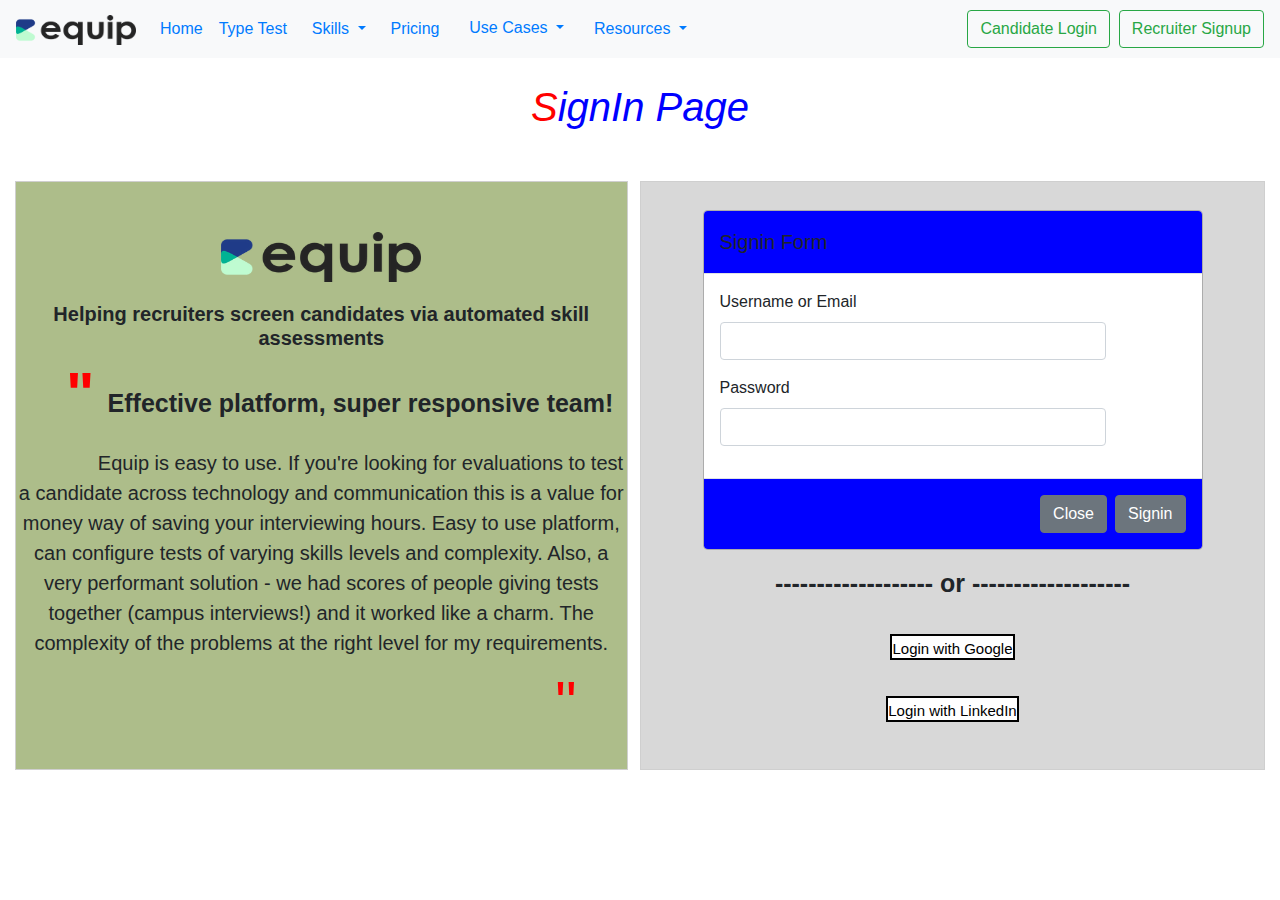
<file: signin.html>
<!DOCTYPE html>
<html lang="en">
<head>
    <meta charset="UTF-8">
    <meta name="viewport" content="width=device-width, initial-scale=1.0">
    <title>Document</title>
    <link rel="stylesheet" href="css/bootstrap.css">
    <link rel="stylesheet" href="css/signin.css">
    <link rel="stylesheet" href="https://cdn.jsdelivr.net/npm/bootstrap-icons@1.11.3/font/bootstrap-icons.min.css">
    <link rel="stylesheet" href="https://cdnjs.cloudflare.com/ajax/libs/font-awesome/6.5.2/css/all.min.css" integrity="sha512-SnH5WK+bZxgPHs44uWIX+LLJAJ9/2PkPKZ5QiAj6Ta86w+fsb2TkcmfRyVX3pBnMFcV7oQPJkl9QevSCWr3W6A==" crossorigin="anonymous" referrerpolicy="no-referrer" />
</head>
<body>
    <!--Part 1-->
    <nav class="navbar navbar-expand-lg navbar-light bg-light">
        <a class="navbar-brand" href="#"><img src="Img/equip-logo.png" style="width: 120px; height: 30px;"></a>
        <button class="navbar-toggler" type="button" data-toggle="collapse" data-target="#navbarSupportedContent" aria-controls="navbarSupportedContent" aria-expanded="false" aria-label="Toggle navigation">
          <span class="navbar-toggler-icon"></span>
        </button>

        <div class="collapse navbar-collapse" id="navbarSupportedContent">
          <ul class="navbar-nav mr-auto">
            <li class="nav-item active">
              <a class="nav-link text-primary" href="index.html">Home<span class="sr-only">(current)</span></a>
            </li>
            <li class="nav-item active">
              <a class="nav-link text-primary" href="Test_type.html">Type Test <span class="sr-only">(current)</span></a>
            </li>&nbsp;&nbsp;
            <li class="nav-item dropdown">
              <a class="nav-link text-primary dropdown-toggle" href="#" role="button" data-toggle="dropdown" aria-expanded="false">
                Skills
              </a>
              <div class="dropdown-menu">
                <a class="dropdown-item nav-link dropdown-toggle" href="#" role="button" data-toggle="dropdown"
                aria-expanded="false" href="#">&nbsp;&nbsp; WEB DEVELOPMENT &nbsp;</a>
                <div class="dropdown-menu" style="margin-left: 205px; margin-top: -260px;">
                  <a class="dropdown-item" href="#">Frontend</a>
                  <a class="dropdown-item" href="#">ReactJS</a>
                  <a class="dropdown-item" href="#">Backend</a>
                  <a class="dropdown-item" href="#">MERN</a>
                  <a class="dropdown-item" href="#">Full stack</a>
                </div>
                <a class="dropdown-item nav-link dropdown-toggle" href="#" role="button" data-toggle="dropdown"
                aria-expanded="false" href="#">&nbsp;&nbsp; PROGRAMMING &nbsp;</a>
                <div class="dropdown-menu" style="margin-left: 165px; margin-top: -100px;">
                  <a class="dropdown-item" href="#">Python</a>
                  <a class="dropdown-item" href="#">C++</a>
                  <a class="dropdown-item2" href="#">Java</a>
                  <a class="dropdown-item2" href="#">Php</a>
                  <a class="dropdown-item2" href="#">C</a>
                </div>
                <a class="dropdown-item nav-link dropdown-toggle" href="#" role="button" data-toggle="dropdown"
                aria-expanded="false" href="#">&nbsp;&nbsp; SALES & MARKETING &nbsp;</a>
                <div class="dropdown-menu" style="margin-left: 165px; margin-top: -100px;">
                  <a class="dropdown-item" href="#">Digital Marketing</a>
                  <a class="dropdown-item" href="#">Google ads</a>
                  <a class="dropdown-item" href="#">FB & Instagram ads</a>
                  <a class="dropdown-item" href="#">Business Development</a>
                </div>
                <a class="dropdown-item nav-link dropdown-toggle" href="#" role="button" data-toggle="dropdown"
                aria-expanded="false" href="#">&nbsp;&nbsp; DATA ANALYSIS &nbsp;</a>
                <div class="dropdown-menu " style="margin-left: 165px; margin-top: -100px;">
                  <a class="dropdown-item" href="#">Data Science</a>
                  <a class="dropdown-item" href="#">Machine Learning</a>
                  <a class="dropdown-item" href="#">Data Entry</a>
                </div>
                <a class="dropdown-item nav-link dropdown-toggle" href="#" role="button" data-toggle="dropdown"
                aria-expanded="false" href="#">&nbsp;&nbsp; CUSTOMER SUCCESS &nbsp;</a>
                <div class="dropdown-menu " style="margin-left: 165px; margin-top: -100px;">
                  <a class="dropdown-item" href="#">Customer Support</a>
                </div>
                <div class="dropdown-divider"></div>
                <a class="dropdown-item" href="#">View All Skills</a>
              </div>
            </li>&nbsp;&nbsp;
            <li class="nav-item">
                <a class="nav-link text-primary" href="pricing.html">Pricing</a>
            </li>&nbsp;&nbsp;
            <li class="nav-item dropdown">
              <div class="dropdown">
                <button class="btn text-primary dropdown-toggle" type="button" data-toggle="dropdown" aria-expanded="false">
                  Use Cases
                </button>
                <div class="dropdown-menu">
                  <a class="dropdown-item" href="Tech-hiring.html"><i class="fa-brands fa-squarespace"></i> Tech Hiring</a>
                  <a class="dropdown-item" href="Non-tech_hiring.html"><i class="fa-regular fa-circle-user"></i> Non-Tech Hiring</a>
                  <a class="dropdown-item" href="index.html"><i class="fa-solid fa-location-dot"></i> Campus Hiring</a>
                  <a class="dropdown-item" href="Accessing_std-online.html"><i class="fa-solid fa-clipboard"></i> Accessing Student Online</a>
                </div>
              </div>
            </li>&nbsp;&nbsp;
            <li class="nav-item dropdown">
                <a class="nav-link text-primary dropdown-toggle" href="#" role="button" data-toggle="dropdown" aria-expanded="false">
                  Resources
                </a>
            </li>
          </ul>
          <form class="form-inline my-2 my-lg-0">
            <a class="btn btn-outline-success my-2 my-sm-0" href="signin.html">Candidate Login</a>&nbsp;&nbsp;
            <a class="btn btn-outline-success my-2 my-sm-0" href="signup.html">Recruiter Signup</a>
          </form>
        </div>
    </nav>

    <!-- part-2 -->
    <h1 class="heading text-center"><span>S</span>ignIn Page</h1>
    <div class="container-fluid">
        <div class="list-container">
            <div class="left-col text-center">
                <img src="Img/equip-logo.png">
                <h5>Helping recruiters screen candidates via automated skill assessments</h5>
                <div class="text">
                    <h4><span>"</span><br>Effective platform, super responsive team!</h4>
                    <p>Equip is easy to use. If you're looking for evaluations to test a candidate across technology and communication this is a value for money way of saving your interviewing hours.
                       Easy to use platform, can configure tests of varying skills levels and complexity. Also, a very performant solution - we had scores of people giving tests together (campus interviews!) and it worked like a charm. The complexity of the problems at the right level for my requirements.<span>"</span>
                    </p>
                </div>
            </div>

            <div class="right-col">
                <div class="modal-dialog">
                    <div class="modal-content">
                        <div class="modal-header" style="background: blue">
                            <h5 class="modal-title" id="exampleModalLabel">Signin Form</h5>
                        </div>
                        <div class="modal-body" style="background: white">
                        <form>
                            <div class="form-row">
                                <div class="form-group col-md-10">
                                    <label for="inputUsernameEmail">Username or Email</label>
                                    <input type="text" class="form-control" id="inputUsernameEmail">
                                </div>
                                <div class="form-group col-md-10">
                                    <label for="inputpassword">Password</label>
                                    <input type="email" class="form-control" id="inputpassword">
                                </div>
                            </div>
                        </form>
       </div>
      <div class="modal-footer" style="background: blue">
        <button type="button" class="btn btn-secondary" data-dismiss="modal">Close</button>
        <button type="button" class="btn btn-secondary">Signin</button>
      </div>
      </div>
      
      <p class="or text-center">------------------- or -------------------</p>

      <div class="container">
        <div class="box text-center">
            <div class="box-text">
                <a href="#" class="btn1"><i class="fa-brands fa-google"></i> <span>Login with Google</span></a><br>
                <a href="#" class="btn2"><i class="fa-brands fa-linkedin"></i> <span>Login with LinkedIn</span></a>
            </div>
        </div>
      </div>
    </div>
    </div>
</div>
</div>

<script src="https://cdn.jsdelivr.net/npm/jquery@3.5.1/dist/jquery.slim.min.js" integrity="sha384-DfXdz2htPH0lsSSs5nCTpuj/zy4C+OGpamoFVy38MVBnE+IbbVYUew+OrCXaRkfj" crossorigin="anonymous"></script>
    <script src="https://cdn.jsdelivr.net/npm/popper.js@1.16.1/dist/umd/popper.min.js" integrity="sha384-9/reFTGAW83EW2RDu2S0VKaIzap3H66lZH81PoYlFhbGU+6BZp6G7niu735Sk7lN" crossorigin="anonymous"></script>
    <script src="https://cdn.jsdelivr.net/npm/bootstrap@4.6.2/dist/js/bootstrap.min.js" integrity="sha384-+sLIOodYLS7CIrQpBjl+C7nPvqq+FbNUBDunl/OZv93DB7Ln/533i8e/mZXLi/P+" crossorigin="anonymous"></script>
</body>
</html>
</file>
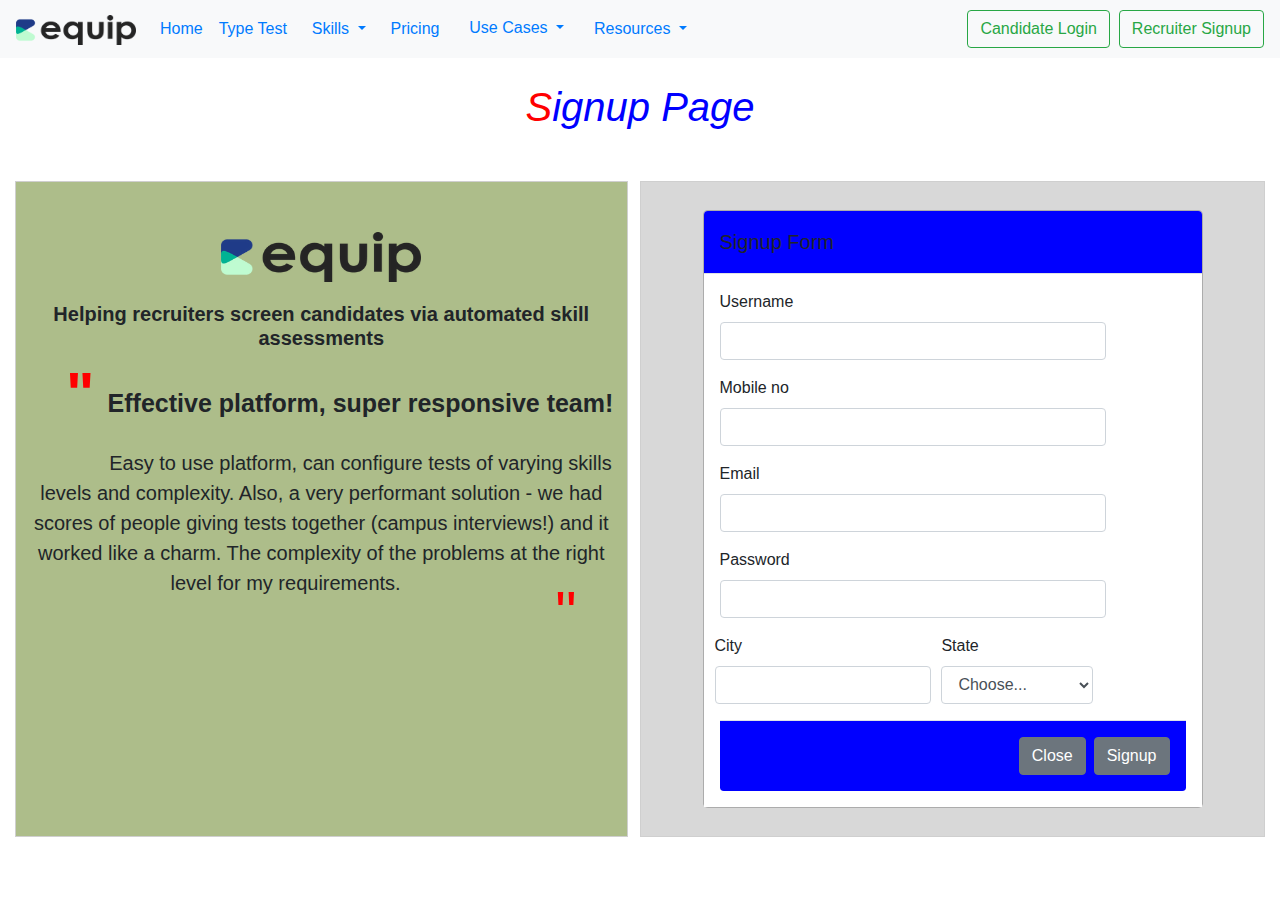
<file: signup.html>
<!DOCTYPE html>
<html lang="en">
<head>
    <meta charset="UTF-8">
    <meta name="viewport" content="width=device-width, initial-scale=1.0">
    <title>Document</title>
    <link rel="stylesheet" href="css/bootstrap.css">
    <link rel="stylesheet" href="css/signup.css">
    <link rel="stylesheet" href="https://cdn.jsdelivr.net/npm/bootstrap-icons@1.11.3/font/bootstrap-icons.min.css">
    <link rel="stylesheet" href="https://cdnjs.cloudflare.com/ajax/libs/font-awesome/6.5.2/css/all.min.css" integrity="sha512-SnH5WK+bZxgPHs44uWIX+LLJAJ9/2PkPKZ5QiAj6Ta86w+fsb2TkcmfRyVX3pBnMFcV7oQPJkl9QevSCWr3W6A==" crossorigin="anonymous" referrerpolicy="no-referrer" />
</head>
<body>
    <!--Part 1-->
    <nav class="navbar navbar-expand-lg navbar-light bg-light">
        <a class="navbar-brand" href="#"><img src="Img/equip-logo.png" style="width: 120px; height: 30px;"></a>
        <button class="navbar-toggler" type="button" data-toggle="collapse" data-target="#navbarSupportedContent" aria-controls="navbarSupportedContent" aria-expanded="false" aria-label="Toggle navigation">
          <span class="navbar-toggler-icon"></span>
        </button>

        <div class="collapse navbar-collapse" id="navbarSupportedContent">
          <ul class="navbar-nav mr-auto">
            <li class="nav-item active">
              <a class="nav-link text-primary" href="index.html">Home<span class="sr-only">(current)</span></a>
            </li>
            <li class="nav-item active">
              <a class="nav-link text-primary" href="Test_type.html">Type Test <span class="sr-only">(current)</span></a>
            </li>&nbsp;&nbsp;
            <li class="nav-item dropdown">
              <a class="nav-link text-primary dropdown-toggle" href="#" role="button" data-toggle="dropdown" aria-expanded="false">
                Skills
              </a>
              <div class="dropdown-menu">
                <a class="dropdown-item nav-link dropdown-toggle" href="#" role="button" data-toggle="dropdown"
                aria-expanded="false" href="#">&nbsp;&nbsp; WEB DEVELOPMENT &nbsp;</a>
                <div class="dropdown-menu" style="margin-left: 205px; margin-top: -260px;">
                  <a class="dropdown-item" href="#">Frontend</a>
                  <a class="dropdown-item" href="#">ReactJS</a>
                  <a class="dropdown-item" href="#">Backend</a>
                  <a class="dropdown-item" href="#">MERN</a>
                  <a class="dropdown-item" href="#">Full stack</a>
                </div>
                <a class="dropdown-item nav-link dropdown-toggle" href="#" role="button" data-toggle="dropdown"
                aria-expanded="false" href="#">&nbsp;&nbsp; PROGRAMMING &nbsp;</a>
                <div class="dropdown-menu" style="margin-left: 165px; margin-top: -100px;">
                  <a class="dropdown-item" href="#">Python</a>
                  <a class="dropdown-item" href="#">C++</a>
                  <a class="dropdown-item2" href="#">Java</a>
                  <a class="dropdown-item2" href="#">Php</a>
                  <a class="dropdown-item2" href="#">C</a>
                </div>
                <a class="dropdown-item nav-link dropdown-toggle" href="#" role="button" data-toggle="dropdown"
                aria-expanded="false" href="#">&nbsp;&nbsp; SALES & MARKETING &nbsp;</a>
                <div class="dropdown-menu" style="margin-left: 165px; margin-top: -100px;">
                  <a class="dropdown-item" href="#">Digital Marketing</a>
                  <a class="dropdown-item" href="#">Google ads</a>
                  <a class="dropdown-item" href="#">FB & Instagram ads</a>
                  <a class="dropdown-item" href="#">Business Development</a>
                </div>
                <a class="dropdown-item nav-link dropdown-toggle" href="#" role="button" data-toggle="dropdown"
                aria-expanded="false" href="#">&nbsp;&nbsp; DATA ANALYSIS &nbsp;</a>
                <div class="dropdown-menu " style="margin-left: 165px; margin-top: -100px;">
                  <a class="dropdown-item" href="#">Data Science</a>
                  <a class="dropdown-item" href="#">Machine Learning</a>
                  <a class="dropdown-item" href="#">Data Entry</a>
                </div>
                <a class="dropdown-item nav-link dropdown-toggle" href="#" role="button" data-toggle="dropdown"
                aria-expanded="false" href="#">&nbsp;&nbsp; CUSTOMER SUCCESS &nbsp;</a>
                <div class="dropdown-menu " style="margin-left: 165px; margin-top: -100px;">
                  <a class="dropdown-item" href="#">Customer Support</a>
                </div>
                <div class="dropdown-divider"></div>
                <a class="dropdown-item" href="#">View All Skills</a>
              </div>
            </li>&nbsp;&nbsp;
            <li class="nav-item">
                <a class="nav-link text-primary" href="pricing.html">Pricing</a>
            </li>&nbsp;&nbsp;
            <li class="nav-item dropdown">
              <div class="dropdown">
                <button class="btn text-primary dropdown-toggle" type="button" data-toggle="dropdown" aria-expanded="false">
                  Use Cases
                </button>
                <div class="dropdown-menu">
                  <a class="dropdown-item" href="Tech-hiring.html"><i class="fa-brands fa-squarespace"></i> Tech Hiring</a>
                  <a class="dropdown-item" href="Non-tech_hiring.html"><i class="fa-regular fa-circle-user"></i> Non-Tech Hiring</a>
                  <a class="dropdown-item" href="index.html"><i class="fa-solid fa-location-dot"></i> Campus Hiring</a>
                  <a class="dropdown-item" href="Accessing_std-online.html"><i class="fa-solid fa-clipboard"></i> Accessing Student Online</a>
                </div>
              </div>
            </li>&nbsp;&nbsp;
            <li class="nav-item dropdown">
                <a class="nav-link text-primary dropdown-toggle" href="#" role="button" data-toggle="dropdown" aria-expanded="false">
                  Resources
                </a>
            </li>
          </ul>
          <form class="form-inline my-2 my-lg-0">
            <a class="btn btn-outline-success my-2 my-sm-0" href="signin.html">Candidate Login</a>&nbsp;&nbsp;
            <a class="btn btn-outline-success my-2 my-sm-0" href="signup.html">Recruiter Signup</a>
          </form>
        </div>
    </nav>

    <!-- part-2 -->
    <h1 class="heading text-center"><span>S</span>ignup Page</h1>
    <div class="container-fluid">
        <div class="list-container">
            <div class="left-col text-center">
                <img src="Img/equip-logo.png">
                <h5>Helping recruiters screen candidates via automated skill assessments</h5>
                <div class="text">
                    <h4><span>"</span><br>Effective platform, super responsive team!</h4>
                    <p>
                       Easy to use platform, can configure tests of varying skills levels and complexity. Also, a very performant solution - we had scores of people giving tests together (campus interviews!) and it worked like a charm. The complexity of the problems at the right level for my requirements.<span>"</span>
                    </p>
                </div>
            </div>

            <div class="right-col">
                <div class="modal-dialog">
                    <div class="modal-content">
                        <div class="modal-header" style="background: blue">
                            <h5 class="modal-title" id="exampleModalLabel">Signup Form</h5>
                        </div>
                        <div class="modal-body" style="background: white">
                        <form>
                            <div class="form-row">
                                <div class="form-group col-md-10">
                                    <label for="inputUsername4">Username</label>
                                    <input type="text" class="form-control" id="inputUsername4">
                                </div>
                                <div class="form-group col-md-10">
                                    <label for="inputmobileno">Mobile no</label>
                                    <input type="text" class="form-control" id="inputmobileno">
                                </div>
                                <div class="form-group col-md-10">
                                    <label for="inputEmail4">Email</label>
                                    <input type="email" class="form-control" id="inputEmail4">
                                </div>
                                <div class="form-group col-md-10">
                                    <label for="inputpassword">Password</label>
                                    <input type="email" class="form-control" id="inputpassword">
                                </div>
                                <div class="form-row">
                                <div class="form-group col-md-7">
                                    <label for="inputCity">City</label>
                                    <input type="text" class="form-control" id="inputCity">
                                </div>
                                <div class="form-group col-md-5">
                                    <label for="inputState">State</label>
                                    <select id="inputState" class="form-control">
                                        <option selected>Choose...</option>
                                        <option>Maharashtra</option>
                                        <option>Gujarat</option>
                                        <option>Goa</option>
                                        <option>Rajasthan</option>
                                        <option>M.P</option>
                                        <option>U.P</option>
                                        <option>A.P</option>
                                    </select>
                                </div>
                            </div>
                        </form>
       </div>
      <div class="modal-footer" style="background: blue">
        <button type="button" class="btn btn-secondary" data-dismiss="modal">Close</button>
        <button type="button" class="btn btn-secondary">Signup</button>
      </div>

    </div>

    <script src="https://cdn.jsdelivr.net/npm/jquery@3.5.1/dist/jquery.slim.min.js" integrity="sha384-DfXdz2htPH0lsSSs5nCTpuj/zy4C+OGpamoFVy38MVBnE+IbbVYUew+OrCXaRkfj" crossorigin="anonymous"></script>
    <script src="https://cdn.jsdelivr.net/npm/popper.js@1.16.1/dist/umd/popper.min.js" integrity="sha384-9/reFTGAW83EW2RDu2S0VKaIzap3H66lZH81PoYlFhbGU+6BZp6G7niu735Sk7lN" crossorigin="anonymous"></script>
    <script src="https://cdn.jsdelivr.net/npm/bootstrap@4.6.2/dist/js/bootstrap.min.js" integrity="sha384-+sLIOodYLS7CIrQpBjl+C7nPvqq+FbNUBDunl/OZv93DB7Ln/533i8e/mZXLi/P+" crossorigin="anonymous"></script>
</body>
</html>
</file>
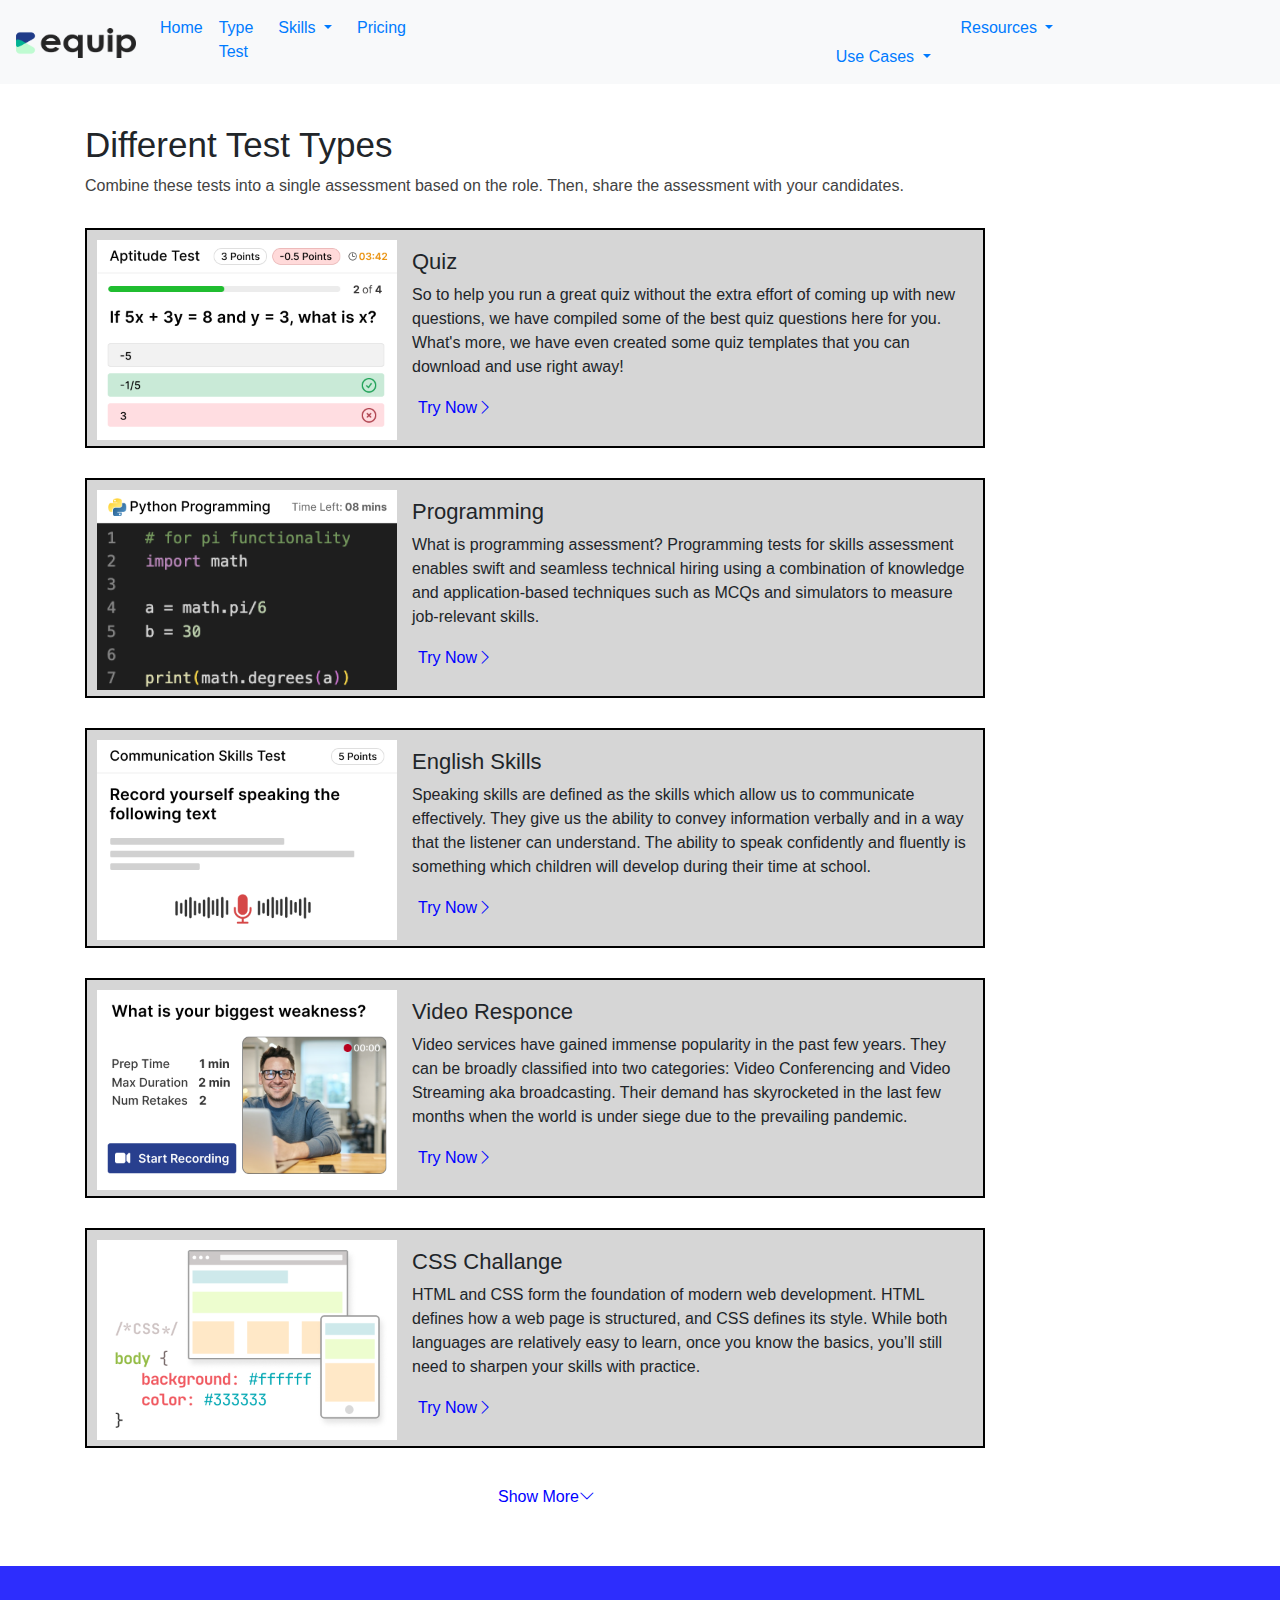
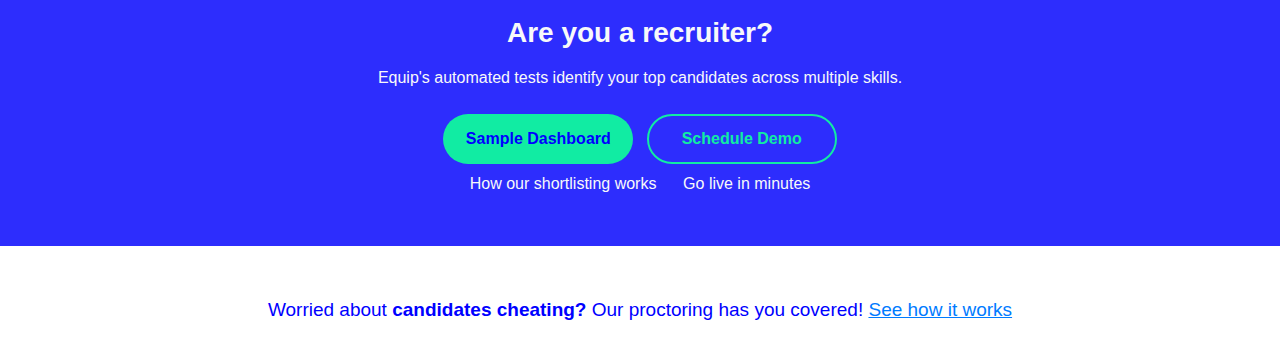
<file: Test_type.html>
<!DOCTYPE html>
<html lang="en">
<head>
    <meta charset="UTF-8">
    <meta name="viewport" content="width=device-width, initial-scale=1.0">
    <title>Document</title>
    <link rel="stylesheet" href="css/bootstrap.css">
    <link rel="stylesheet" href="css/style2.css">
    <link rel="stylesheet" href="https://cdn.jsdelivr.net/npm/bootstrap-icons@1.11.3/font/bootstrap-icons.min.css">
    <link rel="stylesheet" href="https://cdnjs.cloudflare.com/ajax/libs/font-awesome/6.5.2/css/all.min.css" integrity="sha512-SnH5WK+bZxgPHs44uWIX+LLJAJ9/2PkPKZ5QiAj6Ta86w+fsb2TkcmfRyVX3pBnMFcV7oQPJkl9QevSCWr3W6A==" crossorigin="anonymous" referrerpolicy="no-referrer" />
</head>
<body>
    <!--Part 1-->
    <nav class="navbar navbar-expand-lg navbar-light bg-light">
        <a class="navbar-brand" href="#"><img src="Img/equip-logo.png" style="width: 120px; height: 30px;"></a>
        <button class="navbar-toggler" type="button" data-toggle="collapse" data-target="#navbarSupportedContent" aria-controls="navbarSupportedContent" aria-expanded="false" aria-label="Toggle navigation">
          <span class="navbar-toggler-icon"></span>
        </button>
      
        <div class="collapse navbar-collapse" id="navbarSupportedContent">
          <ul class="navbar-nav mr-auto">
            <li class="nav-item active">
              <a class="nav-link text-primary" href="index.html">Home<span class="sr-only">(current)</span></a>
            </li>
            <li class="nav-item active">
              <a class="nav-link text-primary" href="Test_type.html">Type Test <span class="sr-only">(current)</span></a>
            </li>&nbsp;&nbsp;
            <li class="nav-item dropdown">
              <a class="nav-link text-primary dropdown-toggle" href="#" role="button" data-toggle="dropdown" aria-expanded="false">
                Skills
              </a>
              <div class="dropdown-menu">
                <a class="dropdown-item nav-link dropdown-toggle" href="#" role="button" data-toggle="dropdown"
                aria-expanded="false" href="#">&nbsp;&nbsp; WEB DEVELOPMENT &nbsp;</a>
                <div class="dropdown-menu" style="margin-left: 205px; margin-top: -260px;">
                  <a class="dropdown-item" href="#">Frontend</a>
                  <a class="dropdown-item" href="#">ReactJS</a>
                  <a class="dropdown-item" href="#">Backend</a>
                  <a class="dropdown-item" href="#">MERN</a>
                  <a class="dropdown-item" href="#">Full stack</a>
                </div>
                <a class="dropdown-item nav-link dropdown-toggle" href="#" role="button" data-toggle="dropdown"
                aria-expanded="false" href="#">&nbsp;&nbsp; PROGRAMMING &nbsp;</a>
                <div class="dropdown-menu" style="margin-left: 165px; margin-top: -100px;">
                  <a class="dropdown-item" href="#">Python</a>
                  <a class="dropdown-item" href="#">C++</a>
                  <a class="dropdown-item2" href="#">Java</a>
                  <a class="dropdown-item2" href="#">Php</a>
                  <a class="dropdown-item2" href="#">C</a>
                </div>
                <a class="dropdown-item nav-link dropdown-toggle" href="#" role="button" data-toggle="dropdown"
                aria-expanded="false" href="#">&nbsp;&nbsp; SALES & MARKETING &nbsp;</a>
                <div class="dropdown-menu" style="margin-left: 165px; margin-top: -100px;">
                  <a class="dropdown-item" href="#">Digital Marketing</a>
                  <a class="dropdown-item" href="#">Google ads</a>
                  <a class="dropdown-item" href="#">FB & Instagram ads</a>
                  <a class="dropdown-item" href="#">Business Development</a>
                </div>
                <a class="dropdown-item nav-link dropdown-toggle" href="#" role="button" data-toggle="dropdown"
                aria-expanded="false" href="#">&nbsp;&nbsp; DATA ANALYSIS &nbsp;</a>
                <div class="dropdown-menu " style="margin-left: 165px; margin-top: -100px;">
                  <a class="dropdown-item" href="#">Data Science</a>
                  <a class="dropdown-item" href="#">Machine Learning</a>
                  <a class="dropdown-item" href="#">Data Entry</a>
                </div>
                <a class="dropdown-item nav-link dropdown-toggle" href="#" role="button" data-toggle="dropdown"
                aria-expanded="false" href="#">&nbsp;&nbsp; CUSTOMER SUCCESS &nbsp;</a>
                <div class="dropdown-menu " style="margin-left: 165px; margin-top: -100px;">
                  <a class="dropdown-item" href="#">Customer Support</a>
                </div>
                <div class="dropdown-divider"></div>
                <a class="dropdown-item" href="#">View All Skills</a>
              </div>
            </li>&nbsp;&nbsp;
            <li class="nav-item">
                <a class="nav-link text-primary" href="pricing.html">Pricing</a>
            </li>&nbsp;&nbsp;
            <li class="nav-item dropdown">
              <div class="dropdown">
                <button class="btn text-primary dropdown-toggle" type="button" data-toggle="dropdown" aria-expanded="false">
                  Use Cases
                </button>
                <div class="dropdown-menu">
                  <a class="dropdown-item" href="Tech-hiring.html"><i class="fa-brands fa-squarespace"></i> Tech Hiring</a>
                  <a class="dropdown-item" href="Non-tech_hiring.html"><i class="fa-regular fa-circle-user"></i> Non-Tech Hiring</a>
                  <a class="dropdown-item" href="index.html"><i class="fa-solid fa-location-dot"></i> Campus Hiring</a>
                  <a class="dropdown-item" href="Accessing_std-online.html"><i class="fa-solid fa-clipboard"></i> Accessing Student Online</a>
                </div>
              </div>
            </li>&nbsp;&nbsp;
            <li class="nav-item dropdown ">
                <a class="nav-link text-primary dropdown-toggle" href="#" role="button" data-toggle="dropdown" aria-expanded="false">
                  Resources
                </a>
            </li>
          </ul>
          <form class="form-inline my-2 my-lg-0">
            <!-- <button class="btn btn-outline-success my-2 my-sm-0" type="submit">Candidate Login</button>&nbsp;&nbsp; -->
            <a class="btn btn-outline-success my-2 my-sm-0" href="signup.html">Recruiter Signup</a>
          </form>
        </div>
    </nav>

    <!--Part 2-->
    <div class="container">
        <div class="test">
            <h2>Different Test Types</h2>
            <p>Combine these tests into a single assessment based on the role. Then, share the assessment with your candidates.</p>
        </div>

    
        <div class="box">
            <img src="Img/quiz-test-type.png" class="box-img">
            <div class="box-text">
                <h5>Quiz</h5>
                <p>So to help you run a great quiz without the extra effort of coming up with new questions, we have compiled some of the best quiz questions here for you. What's more, we have even created some quiz templates that you can download and use right away!</p>
                <button>Try Now<i class="bi bi-chevron-right"></i></button>
            </div>
        </div>

        <div class="box">
            <img src="Img/programming-test-type.png" class="box-img">
            <div class="box-text">
                <h5>Programming</h5>
                <p>What is programming assessment? Programming tests for skills assessment enables swift and seamless technical hiring using a combination of knowledge and application-based techniques such as MCQs and simulators to measure job-relevant skills.</p>
                <button>Try Now<i class="bi bi-chevron-right"></i></button>
            </div>
        </div>

        <div class="box">
            <img src="Img/english-test-type.png" class="box-img">
            <div class="box-text">
                <h5>English Skills</h5>
                <p>Speaking skills are defined as the skills which allow us to communicate effectively. They give us the ability to convey information verbally and in a way that the listener can understand. The ability to speak confidently and fluently is something which children will develop during their time at school.</p>
                <button>Try Now<i class="bi bi-chevron-right"></i></button>
            </div>
        </div>

        <div class="box">
            <img src="Img/video-test-type.png" class="box-img">
            <div class="box-text">
                <h5>Video Responce</h5>
                <p>Video services have gained immense popularity in the past few years. They can be broadly classified into two categories: Video Conferencing and Video Streaming aka broadcasting. Their demand has skyrocketed in the last few months when the world is under siege due to the prevailing pandemic.</p>
                <button>Try Now<i class="bi bi-chevron-right"></i></button>
            </div>
        </div>

        <div class="box">
            <img src="Img/css-test-type.png" class="box-img">
            <div class="box-text">
                <h5>CSS Challange</h5>
                <p>HTML and CSS form the foundation of modern web development. HTML defines how a web page is structured, and CSS defines its style. While both languages are relatively easy to learn, once you know the basics, you’ll still need to sharpen your skills with practice.</p>
                <button>Try Now<i class="bi bi-chevron-right"></i></button>
            </div>
        </div>
        
        <button class="btn">Show More<i class="bi bi-chevron-down"></i></button>
    </div>

    <!--Part 3-->
    <div class="recruiter">
        <h3 class="text-light">Are you a recruiter?</h3>
        <p class="text-light">Equip's automated tests identify your top candidates across multiple skills.</p>
        <button class="btn1">Sample Dashboard</button>&nbsp;&nbsp;
        <button class="btn2">Schedule Demo</button>
        <p class="p1 text-light text-center">How our shortlisting works &nbsp;&nbsp;&nbsp;&nbsp; Go live in minutes</p>
        <!-- <p class="p1 text-light">Go live in minutes</p> -->
    </div>

    <!--Part 4-->
    <div class="container">
      <div class="worried text-center">
        <p>
          Worried about <b>candidates cheating?</b> Our proctoring has you covered! 
          <a href="https://equip.co/demo/recruiter/assessments/pyt-demo/test-attempts/wyiwcvMz/quiz-summary/?t=p#lIjvPIdW-1-127980">See how it works</a>
        </p>
      </div>
    </div>


    <script src="https://cdn.jsdelivr.net/npm/jquery@3.5.1/dist/jquery.slim.min.js" integrity="sha384-DfXdz2htPH0lsSSs5nCTpuj/zy4C+OGpamoFVy38MVBnE+IbbVYUew+OrCXaRkfj" crossorigin="anonymous"></script>
    <script src="https://cdn.jsdelivr.net/npm/popper.js@1.16.1/dist/umd/popper.min.js" integrity="sha384-9/reFTGAW83EW2RDu2S0VKaIzap3H66lZH81PoYlFhbGU+6BZp6G7niu735Sk7lN" crossorigin="anonymous"></script>
    <script src="https://cdn.jsdelivr.net/npm/bootstrap@4.6.2/dist/js/bootstrap.min.js" integrity="sha384-+sLIOodYLS7CIrQpBjl+C7nPvqq+FbNUBDunl/OZv93DB7Ln/533i8e/mZXLi/P+" crossorigin="anonymous"></script>
</body>
</html>
</file>
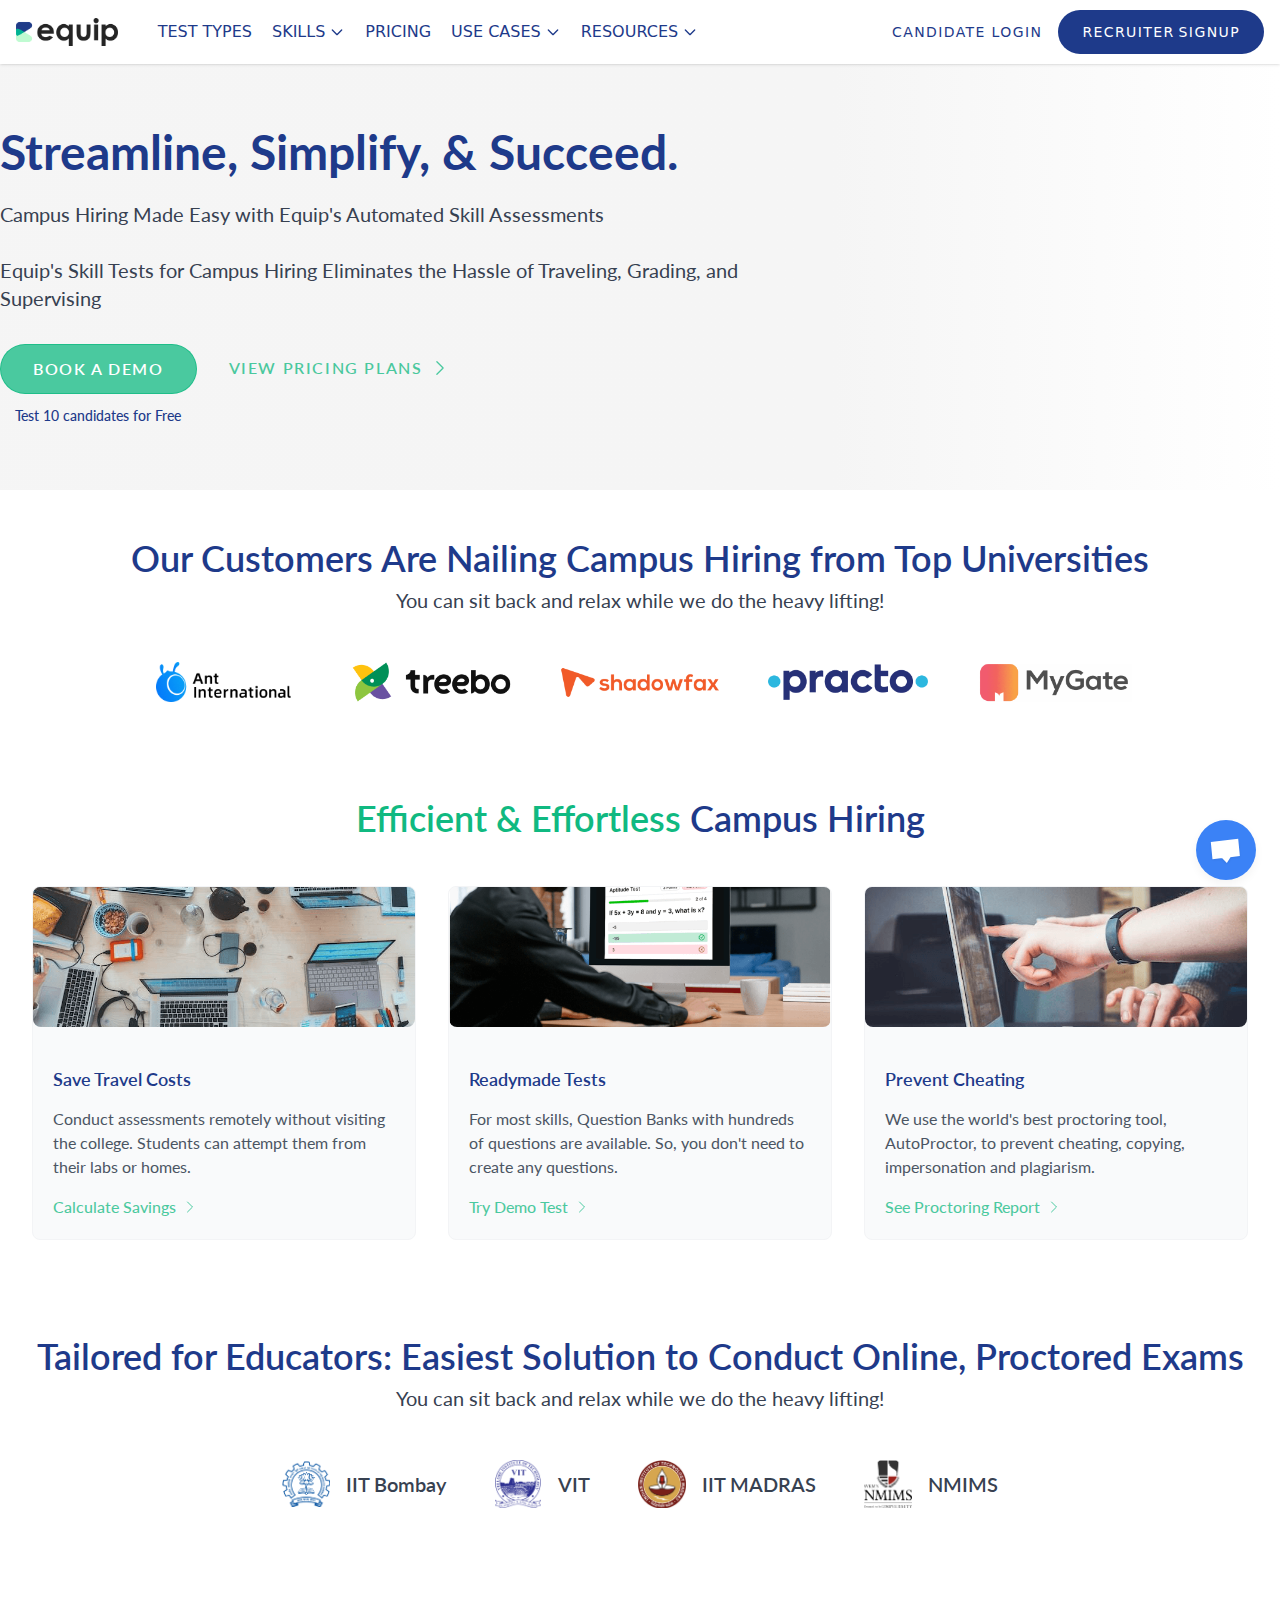
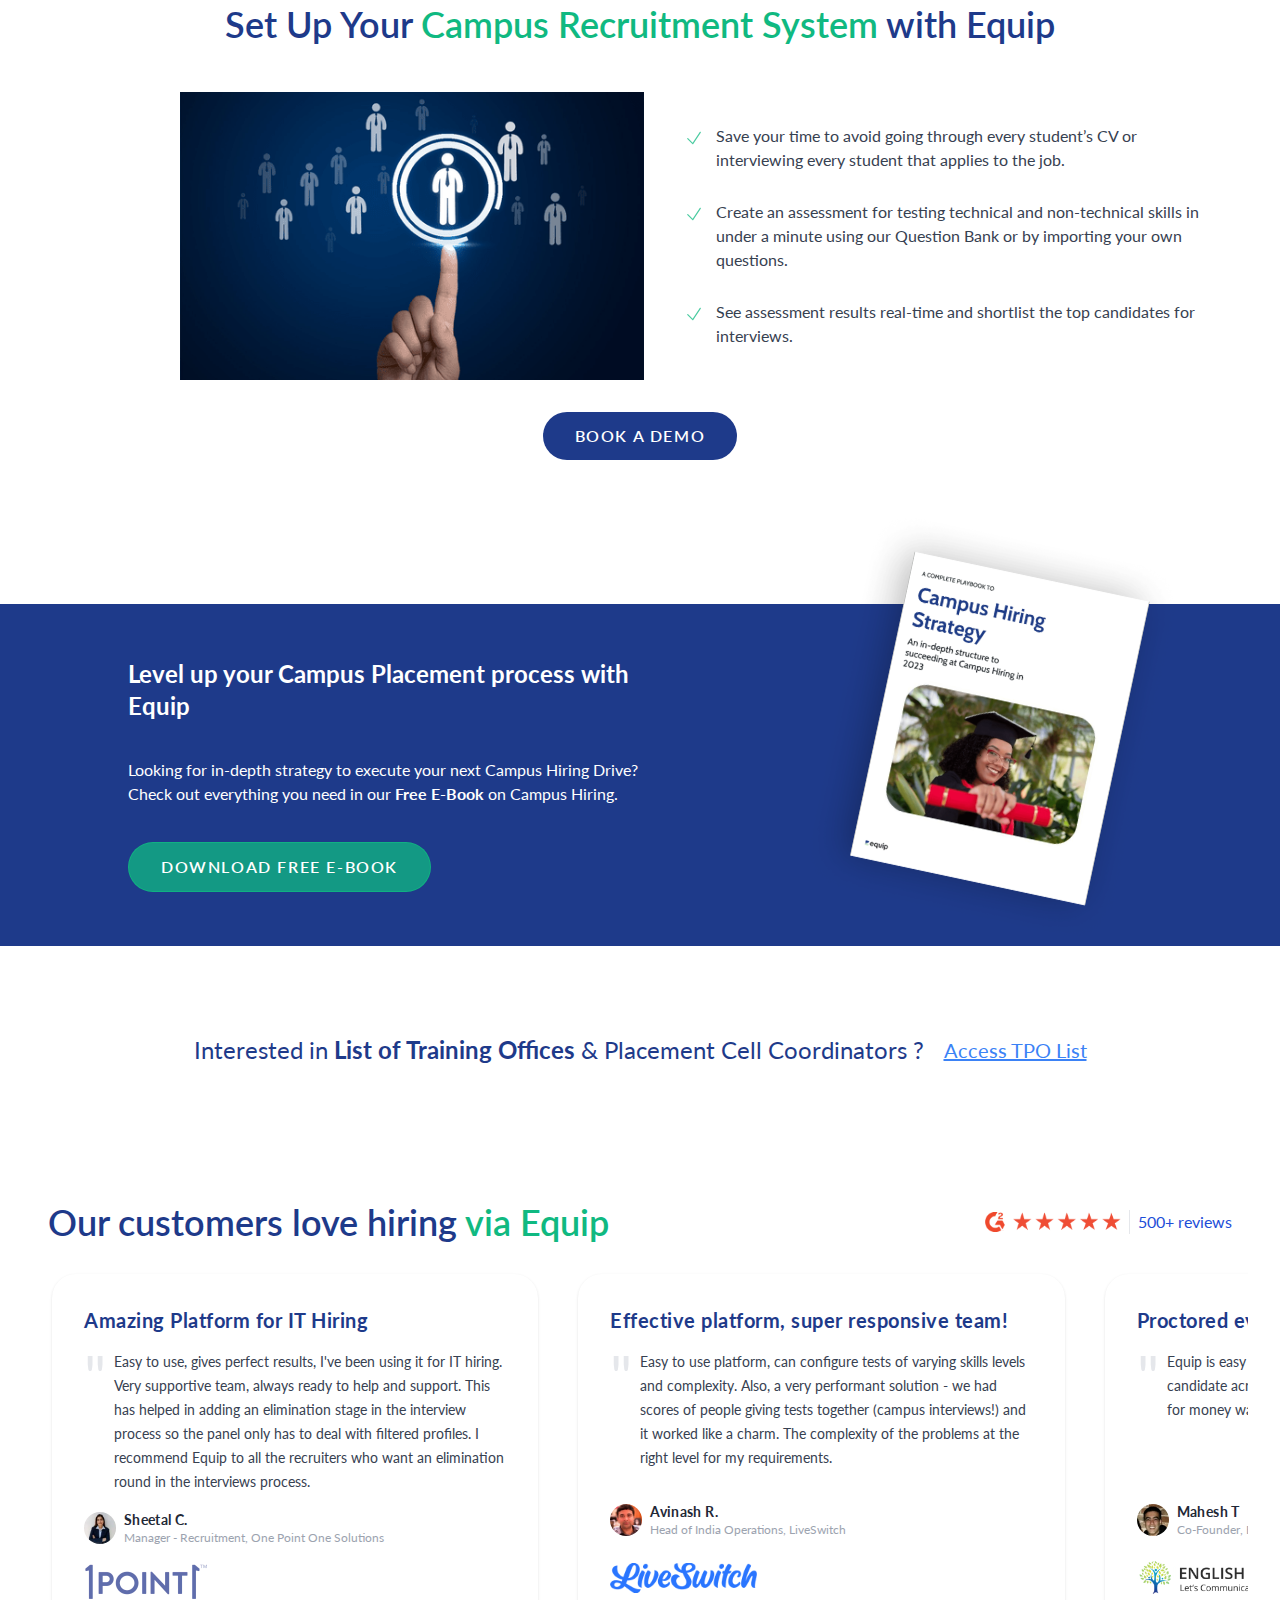
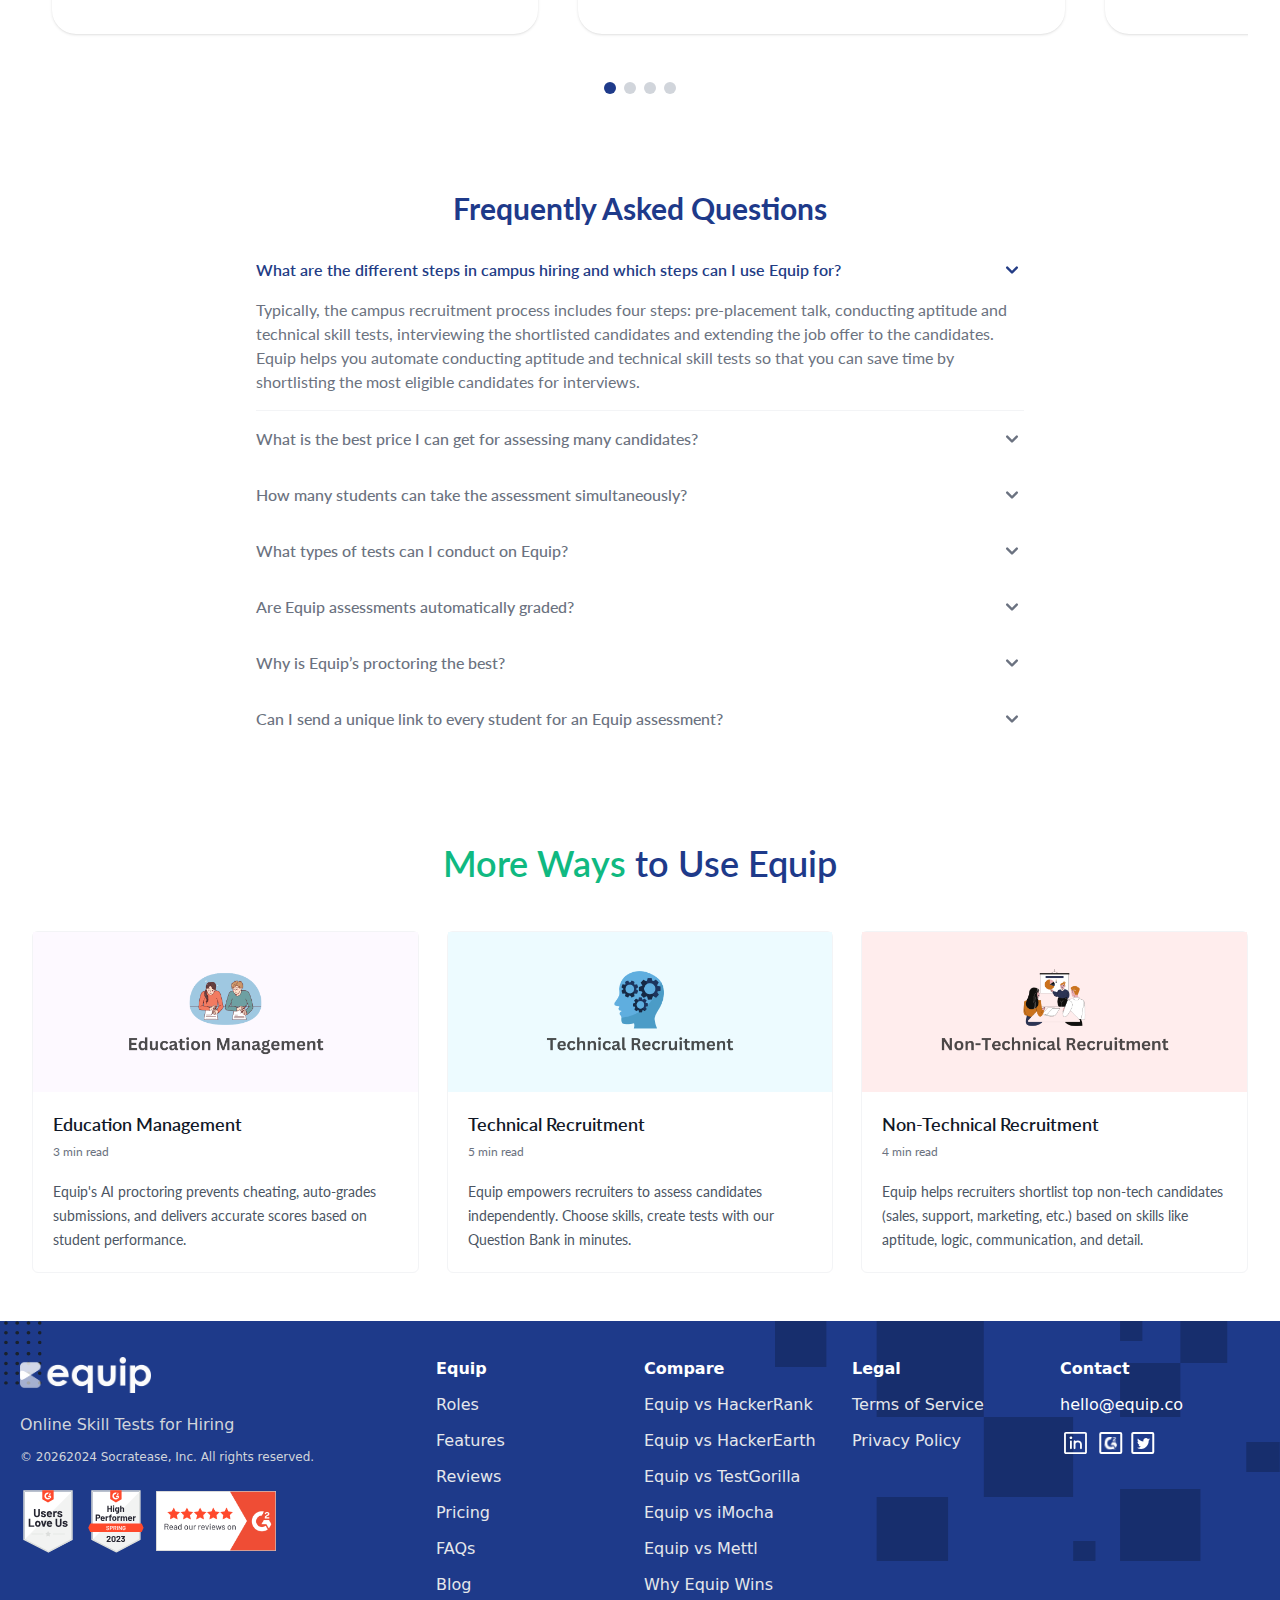
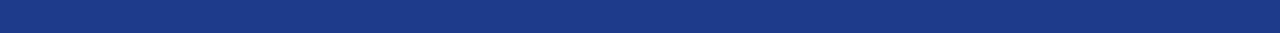
<file: demo/Campus Hiring Made Easy with Equip's Automated Skill Assessments _ Equip.html>
<!DOCTYPE html>
<!-- saved from url=(0485)https://equip.co/resources/campus-hiring/?utm_feeditemid=&utm_device=c&utm_term=online%20campus%20recruitment&utm_source=google&utm_medium=ppc&utm_campaign=&hsa_cam=20561710299&hsa_grp=153377484365&hsa_mt=e&hsa_src=g&hsa_ad=678600835411&hsa_acc={4810705058}&hsa_net=adwords&hsa_kw=online%20campus%20recruitment&hsa_tgt=kwd-317454124785&hsa_ver=3&campaignname={campaignname}&gad_source=1&gclid=Cj0KCQjwiYOxBhC5ARIsAIvdH53fYPSmBmZCaE6n2cP97e_QaUyo2ZnOK7mSEDWvt8inXHsyh92vYl0aAuI9EALw_wcB -->
<html lang="en" class="scroll-smooth" style=""><head><meta http-equiv="Content-Type" content="text/html; charset=UTF-8">
    
    
    <meta http-equiv="X-UA-Compatible" content="IE=edge">
    <meta name="viewport" content="width=device-width, initial-scale=1, minimum-scale=1">
     
        <meta property="og:title" content="Online Skill Tests for Hiring | Equip">
        <meta property="og:type" content="website">
        <meta property="og:image" content="https://cdn-media-assets.socratease.co/equip/product/img/equip-og-image.png">
        <meta property="og:url" content="https://equip.co/resources/campus-hiring/">
        <meta name="twitter:card" content="summary_large_image">
        <meta property="og:description" content="Equip matches recruiters and job seekers. Our Assessments test for candidates&#39; skills online, and help recruiters choose the most relevant candidates.">
        <meta property="og:site_name" content="Equip">
    
<meta name="description" content="Equip offers an automated skill assessment platform for campus hiring and recruitment drives, helping colleges streamline their recruitment process. With our readymade tests, advanced proctoring, and real-time results, you can easily shortlist top candidates for interviews. Test 10 candidates for free, and say goodbye to the hassle of traveling, grading, and supervising. Download our free eBook on campus hiring and explore our pricing discounts to get the best value for assessing candidates.">


    

    <link rel="shortcut icon" href="https://cdn-media-assets.socratease.co/equip/product/img/favicon.png">

    
        <title>Campus Hiring Made Easy with Equip's Automated Skill Assessments | Equip</title>
    

    <script type="text/javascript" async="" src="./Campus Hiring Made Easy with Equip&#39;s Automated Skill Assessments _ Equip_files/insight.min.js.download"></script><script src="./Campus Hiring Made Easy with Equip&#39;s Automated Skill Assessments _ Equip_files/fb.js.download" type="text/javascript" id="hs-ads-pixel-22586735" data-ads-portal-id="22586735" data-ads-env="prod" data-loader="hs-scriptloader" data-hsjs-portal="22586735" data-hsjs-env="prod" data-hsjs-hublet="na1"></script><script src="./Campus Hiring Made Easy with Equip&#39;s Automated Skill Assessments _ Equip_files/22586735.js.download" type="text/javascript" id="hs-analytics"></script><script src="./Campus Hiring Made Easy with Equip&#39;s Automated Skill Assessments _ Equip_files/banner.js.download" type="text/javascript" id="cookieBanner-22586735" data-cookieconsent="ignore" data-hs-ignore="true" data-loader="hs-scriptloader" data-hsjs-portal="22586735" data-hsjs-env="prod" data-hsjs-hublet="na1"></script><script src="./Campus Hiring Made Easy with Equip&#39;s Automated Skill Assessments _ Equip_files/collectedforms.js.download" type="text/javascript" id="CollectedForms-22586735" crossorigin="anonymous" data-leadin-portal-id="22586735" data-leadin-env="prod" data-loader="hs-scriptloader" data-hsjs-portal="22586735" data-hsjs-env="prod" data-hsjs-hublet="na1"></script><script async="" src="./Campus Hiring Made Easy with Equip&#39;s Automated Skill Assessments _ Equip_files/clarity.js.download"></script><script type="text/javascript" async="" src="./Campus Hiring Made Easy with Equip&#39;s Automated Skill Assessments _ Equip_files/destination"></script><script type="text/javascript" async="" src="./Campus Hiring Made Easy with Equip&#39;s Automated Skill Assessments _ Equip_files/js"></script><script async="" src="./Campus Hiring Made Easy with Equip&#39;s Automated Skill Assessments _ Equip_files/efpd2mqv56"></script><script type="text/javascript" async="" src="./Campus Hiring Made Easy with Equip&#39;s Automated Skill Assessments _ Equip_files/insight.min.js.download"></script><script async="" src="./Campus Hiring Made Easy with Equip&#39;s Automated Skill Assessments _ Equip_files/gtm.js.download"></script><script>
        function loadScript(scriptSrc, callback, target='head', callbackArgs={}) {

            const script = document.createElement('script');
            script.type = 'text/javascript';
            script.src = scriptSrc;

            script.onload = function() {
                callback(callbackArgs);
            };

            script.onerror = function() {
                console.error('Error loading script: ' + scriptSrc);
            };

            if (target === 'body') {
                document.body.appendChild(script);
            } else {
                document.head.appendChild(script);
            }
        }
    </script>

    

        <style>

            .date-time-localize,
            .date-localize {
                display: none;
            }

            .soc-loader {
                background-attachment: unset !important;
                height: calc(100vh - 130px) !important;
            }

            /* Swal changing the default button color */
            div:where(.swal2-container) button:where(.swal2-styled).swal2-confirm {
                background-color: #1f398a !important;
            }
            div:where(.swal2-container) button:where(.swal2-styled).swal2-confirm:focus {
                box-shadow: none !important;
            }

            /* Page load with fade in effect */
            @keyframes global-page-fade-in {
                0% {
                    opacity: 0;
                }
                100% {
                    opacity: 1;
                }
            }
            @-webkit-keyframes global-page-fade-in {
                0% {
                    opacity: 0;
                }
                100% {
                    opacity: 1;
                }
            }
            @-moz-keyframes global-page-fade-in {
                0% {
                    opacity: 0;
                }
                100% {
                    opacity: 1;
                }
            }
            @-o-keyframes global-page-fade-in {
                0% {
                    opacity: 0;
                }
                100% {
                    opacity: 1;
                }
            }
            @-ms-keyframes global-page-fade-in {
                0% {
                    opacity: 0;
                }
                100% {
                    opacity: 1;
                }
            }

            .global-page-fade-in {
                animation: global-page-fade-in 0.5s ease-in-out;
                -webkit-animation: global-page-fade-in 0.5s ease-in-out;
                -moz-animation: global-page-fade-in 0.5s ease-in-out;
                -o-animation: global-page-fade-in 0.5s ease-in-out;
                -ms-animation: global-page-fade-in 0.5s ease-in-out;
            }
        </style>

        
            <script>var noSwal = true;</script>
        

        
            
        

        

        
            <link rel="stylesheet" href="./Campus Hiring Made Easy with Equip&#39;s Automated Skill Assessments _ Equip_files/equip.min.css">
        
    
<style>
    @import url('https://fonts.googleapis.com/css2?family=Lato:wght@400;700;900&display=swap');

    div[modal-backdrop] {
        opacity: 0.85;
    }
</style>

    

    

        
            <script>var noJquery = true;</script>
        

        

        <script defer="" src="./Campus Hiring Made Easy with Equip&#39;s Automated Skill Assessments _ Equip_files/common-functions.js.download"></script>

        <script>
            var allow_browser_default = true;
            var $twTooltipContainer;
        </script>
        
            <script src="./Campus Hiring Made Easy with Equip&#39;s Automated Skill Assessments _ Equip_files/bundle.tracing.replay.min.js.download" integrity="sha384-Day8y08zMIg7HbS6dJX/BFoaN3Bkn6VgM1Kwag6lxTWgXeJ3YjxPmQ4oFwHAuHwi" crossorigin="anonymous"></script>
            <script src="./Campus Hiring Made Easy with Equip&#39;s Automated Skill Assessments _ Equip_files/captureconsole.min.js.download" crossorigin="anonymous"></script>
        

        <script>
            var csrf_token = "IjFjYzYwM2IxNDQxZTAyYTg5MWJkMDQ5ZjhkZmViZGI5Yjg2YWJjMTgi.ZiFcog.W9TQlNG3LW5wE4nYgVtbdryNg48";

            // Return status icon [success, error, warning, info] mostly used in apSwal
            function statusIcon(type, customClass = 'p-4', size = 'w-8 h-8') {
                let color_light = "";
                let color_dark = "";
                let icon = "";
                if (type === "success") {
                    color_light = "bg-green-100";
                    color_dark = "text-green-600";
                    icon = `<svg xmlns="http://www.w3.org/2000/svg" fill="none" viewBox="0 0 24 24" stroke-width="1.5" stroke="currentColor" class="${size} ${color_dark}">
                                        <path stroke-linecap="round" stroke-linejoin="round" d="M4.5 12.75l6 6 9-13.5" />
                                    </svg>`;
                } else if (type === "error") {
                    color_light = "bg-red-100";
                    color_dark = "text-red-600";
                    icon = `<svg xmlns="http://www.w3.org/2000/svg" fill="none" viewBox="0 0 24 24" stroke-width="1.5" stroke="currentColor" class="${size} ${color_dark}">
                                        <path stroke-linecap="round" stroke-linejoin="round" d="M6 18L18 6M6 6l12 12" />
                                    </svg>`;
                } else if (type === "warning") {
                    color_light = "bg-orange-100";
                    color_dark = "text-orange-600";
                    icon = `<svg xmlns="http://www.w3.org/2000/svg" fill="none" viewBox="0 0 24 24" stroke-width="1.5" stroke="currentColor" class="${size} ${color_dark}">
                                        <path stroke-linecap="round" stroke-linejoin="round" d="M12 9v3.75m-9.303 3.376c-.866 1.5.217 3.374 1.948 3.374h14.71c1.73 0 2.813-1.874 1.948-3.374L13.949 3.378c-.866-1.5-3.032-1.5-3.898 0L2.697 16.126zM12 15.75h.007v.008H12v-.008z" />
                                    </svg>`;
                } else if (type === "info") {
                    color_light = "bg-blue-100";
                    color_dark = "text-blue-600";
                    icon = `<svg xmlns="http://www.w3.org/2000/svg" fill="none" viewBox="0 0 24 24" stroke-width="1.5" stroke="currentColor" class="${size} ${color_dark}">
                                        <path stroke-linecap="round" stroke-linejoin="round" d="M11.25 11.25l.041-.02a.75.75 0 011.063.852l-.708 2.836a.75.75 0 001.063.853l.041-.021M21 12a9 9 0 11-18 0 9 9 0 0118 0zm-9-3.75h.008v.008H12V8.25z" />
                                    </svg>`;
                } else {
                    color_light = "bg-blue-100";
                    color_dark = "text-blue-600";
                    icon = `<svg xmlns="http://www.w3.org/2000/svg" fill="none" viewBox="0 0 24 24" stroke-width="1.5" stroke="currentColor" class="${size} ${color_dark}">
                                        <path stroke-linecap="round" stroke-linejoin="round" d="M11.25 11.25l.041-.02a.75.75 0 011.063.852l-.708 2.836a.75.75 0 001.063.853l.041-.021M21 12a9 9 0 11-18 0 9 9 0 0118 0zm-9-3.75h.008v.008H12V8.25z" />
                                    </svg>`;
                }

                return `<div class="rounded-full ${color_light} ${customClass}">${ icon }</div>`;
            }

            function openChat(msg) {
                
                    $crisp.push(["do", "chat:open"])
                    $crisp.push(["set", "message:text", [msg]]);
                
            }
        </script>

        
            
                <script type="text/javascript">
                    window.$crisp = [];
                    window.CRISP_WEBSITE_ID = "2d1f8f9d-b244-4f48-9992-a5e3cddcb6a7";
                    (function () {
                        d = document;
                        s = d.createElement("script");
                        s.src = "https://client.crisp.chat/l.js";
                        s.async = 1;
                        d.getElementsByTagName("head")[0].appendChild(s);
                    })();
                </script><script src="./Campus Hiring Made Easy with Equip&#39;s Automated Skill Assessments _ Equip_files/l.js.download" async=""></script>
                <script type="text/javascript">
                    

                    
                        $crisp.push(["set", "session:data", [[["role", "user"]]]]);
                    

                    // hide mic on crisp chat
                    $crisp.push(["on", "chat:opened", ()=>{
                        let crispMic = document.querySelector('span[data-type="speech"]');
                        crispMic.hidden=true;
                    }]);
                </script>

            
            <!-- Google Tag Manager -->
            <script>(function (w, d, s, l, i) {
                w[l] = w[l] || []; w[l].push({
                    'gtm.start':
                        new Date().getTime(), event: 'gtm.js'
                }); var f = d.getElementsByTagName(s)[0],
                    j = d.createElement(s), dl = l != 'dataLayer' ? '&l=' + l : ''; j.async = true; j.src =
                    'https://www.googletagmanager.com/gtm.js?id=' + i + dl; f.parentNode.insertBefore(j, f);
            })(window, document, 'script', 'dataLayer', 'GTM-P884JTG');
            </script>
            <!-- End Google Tag Manager -->

            
                <script>
                    const byPassedErrorsDict = [{ error: "ResizeObserver loop limit", reason: "Can be ignored: https://stackoverflow.com/questions/49384120/resizeobserver-loop-limit-exceeded" },
                        { error: "Failed to fetch", reason: "https://forum.sentry.io/t/typeerror-failed-to-fetch-reported-over-and-overe/8447" },
                        { error: "Bad HTTP status: 0", reason: "Seems like PostHog Issue" },
                        { error: "privateSpecialRepair is not defined", reason: "Vivo OEM browser" },
                        { error: "this.get_config is not a function", reason: "PostHog Issue" },
                        { error: "NetworkError: Failed to execute 'importScripts' on 'WorkerGlobalScope': The script at 'https://cdn.socratease.co/programming/base/worker/workerMain.js' failed to load", reason: "" },
                        { error: "Non-Error promise rejection captured with value", reason: "https://forum.sentry.io/t/unhandledrejection-non-error-promise-rejection-captured-with-value/14062/12" },
                        { error: "s.startsWith is not a function", reason: "https://news.ycombinator.com/item?id=39004252"},
                        { error: "undefined is not an object (evaluating 'cr.googleTranslate.onTranslateElementError')", reason: "Happening only to iPads and iPhones" },
                    ]
                    const errorArr = byPassedErrorsDict.map(function (ped) { return ped.error; })
                    var serverErrorsRegex = new RegExp(errorArr.join("|"), "mi");

                    let sentryIntegrations = [new Sentry.Integrations.CaptureConsole({
                        levels: ["error"]
                    })
                    ]

                    
                        sentryIntegrations.push(new Sentry.Replay({
                            maskAllText: false,
                            blockAllMedia: false,
                            networkDetailAllowUrls: [window.location.origin],
                        }))
                    

                    try {
                        Sentry.init({
                            dsn: "https://22a7fa009f5f4624ad4d9a50dc7180d1@o288839.ingest.sentry.io/6308172",
                            replaysOnErrorSampleRate: 1.0,
                            integrations: sentryIntegrations,
                            environment: "production",
                            ignoreErrors: [serverErrorsRegex],

                            // Set tracesSampleRate to 1.0 to capture 100%
                            // of transactions for performance monitoring.
                            // We recommend adjusting this value in production
                            tracesSampleRate: 1.0,

                        });
                        

                    }
                    catch (e) {

                    }
                </script>

            

        

    
    
        <script type="text/javascript">
            _linkedin_partner_id = "3744892";
            window._linkedin_data_partner_ids = window._linkedin_data_partner_ids || [];
            window._linkedin_data_partner_ids.push(_linkedin_partner_id);
        </script>
        <!-- LinkedIn Insight -->
        <script defer="" type="text/javascript">
            (function (l) {
                if (!l) {
                    window.lintrk = function (a, b) {
                        window.lintrk.q.push([a, b]);
                    };
                    window.lintrk.q = [];
                }
                var s = document.getElementsByTagName("script")[0];
                var b = document.createElement("script");
                b.type = "text/javascript";
                b.async = true;
                b.src = "https://snap.licdn.com/li.lms-analytics/insight.min.js";
                s.parentNode.insertBefore(b, s);
            })(window.lintrk);
        </script>
        <!-- End LinkedIn Insight -->

        
        
            <script type="text/javascript">
                (function(c,l,a,r,i,t,y){
                    c[a]=c[a]||function(){(c[a].q=c[a].q||[]).push(arguments)};
                    t=l.createElement(r);t.async=1;t.src="https://www.clarity.ms/tag/"+i;
                    y=l.getElementsByTagName(r)[0];y.parentNode.insertBefore(t,y);
                })(window, document, "clarity", "script", "efpd2mqv56");
                
            </script>
        
    

<script type="application/ld+json">
    {
    "@context": "https://schema.org",
    "@type": "Corporation",
    "name": "Equip",
    "alternateName": "Socratease Inc",
    "url": "https://equip.co/",
    "logo": "https://cdn-media-assets.socratease.co/equip/product/img/equip-logo.png",
    "sameAs": [
        "https://www.linkedin.com/company/equiphq/",
        "https://www.youtube.com/@equipsupport1180"
    ]
    }
</script>

<script type="application/ld+json">
    {
    "@context": "https://schema.org/",
    "@type": "BreadcrumbList",
    "itemListElement": [
        {
        "@type": "ListItem",
        "position": 1,
        "name": "Equip",
        "item": "https://equip.co/"
        },
        {
        "@type": "ListItem",
        "position": 2,
        "name": "Campus Hiring Made Easy with Equip's Automated Skill Assessments | Equip",
        "item": "https://equip.co/resources/campus-hiring/"
        }
    ]
    }
</script>

<script type="application/ld+json">
    {
    "@context": "https://schema.org",
    "@type": "FAQPage",
    "mainEntity": [{"@type": "Question", "acceptedAnswer": {"@type": "Answer", "text": "Typically, the campus recruitment process includes four steps: pre-placement talk, conducting aptitude and technical skill tests, interviewing the shortlisted candidates and extending the job offer to the candidates. Equip helps you automate conducting aptitude and technical skill tests so that you can save time by shortlisting the most eligible candidates for interviews."}, "name": "What are the different steps in campus hiring and which steps can I use Equip for?"}, {"@type": "Question", "acceptedAnswer": {"@type": "Answer", "text": "The pricing is based on your usage. You will use one credit for every candidate attempting the assessment. One credit costs Rs. 82. We offer discounts on bulk purchases of credits. For example, you get 25% off on buying 1000 credits."}, "name": "What is the best price I can get for assessing many candidates?"}, {"@type": "Question", "acceptedAnswer": {"@type": "Answer", "text": "Our customers have successfully conducted over 10,000 tests at once. If your requirement exceeds this number, chat with us to find out how we can customise it."}, "name": "How many students can take the assessment simultaneously?"}, {"@type": "Question", "acceptedAnswer": {"@type": "Answer", "text": "You can conduct Quizzes, (Aptitude Test, Language Test, Attention to Detail) Programming Challenges (Coding, CSS, SQL), Spreadsheet Skills Test, and  Video Response. You can also create and customise all of the above with your own content."}, "name": "What types of tests can I conduct on Equip?"}, {"@type": "Question", "acceptedAnswer": {"@type": "Answer", "text": "Yes, all assessments are graded automatically except tests containing  Video Responses, CSS Challenges and Short Text Answers."}, "name": "Are Equip assessments automatically graded?"}, {"@type": "Question", "acceptedAnswer": {"@type": "Answer", "text": "All Equip assessments  are proctored by AutoProctor and we have successfully conducted over 15 million proctored assessments across the world."}, "name": "Why is Equip\u2019s proctoring the best?"}, {"@type": "Question", "acceptedAnswer": {"@type": "Answer", "text": "Yes, you can send a unique one-time URL to each candidate. This reduces the chances of candidates cheating on the test by sharing the assessment link with others."}, "name": "Can I send a unique link to every student for an Equip assessment?"}]
    }
</script>


    
    

<link href="https://client.relay.crisp.chat/" rel="dns-prefetch" crossorigin=""><link href="https://client.crisp.chat/" rel="preconnect" crossorigin=""><script src="./Campus Hiring Made Easy with Equip&#39;s Automated Skill Assessments _ Equip_files/client.js.download" type="text/javascript" async=""></script><link href="./Campus Hiring Made Easy with Equip&#39;s Automated Skill Assessments _ Equip_files/client_default.css" type="text/css" rel="stylesheet"><script type="application/javascript" async="" src="./Campus Hiring Made Easy with Equip&#39;s Automated Skill Assessments _ Equip_files/1009066.js.download"></script><meta http-equiv="origin-trial" content="A4oIpR6f5aUXFRMbL6t6qaMk4lrHWxcV3DcrzORsA9sEsIk1FBRMFzzhfMNLuUpokZH40FV8s7iiXtt/729v8A4AAACFeyJvcmlnaW4iOiJodHRwczovL3d3dy5nb29nbGV0YWdtYW5hZ2VyLmNvbTo0NDMiLCJmZWF0dXJlIjoiQXR0cmlidXRpb25SZXBvcnRpbmdDcm9zc0FwcFdlYiIsImV4cGlyeSI6MTcxNDUyMTU5OSwiaXNUaGlyZFBhcnR5Ijp0cnVlfQ=="><script attributionsrc="" type="text/javascript" async="" src="./Campus Hiring Made Easy with Equip&#39;s Automated Skill Assessments _ Equip_files/f.txt"></script><script type="text/javascript" async="" src="./Campus Hiring Made Easy with Equip&#39;s Automated Skill Assessments _ Equip_files/f(1).txt"></script></head>


    
    <body class="" style="">
    
        <!-- Google Tag Manager (noscript) -->
        <noscript><iframe src="https://www.googletagmanager.com/ns.html?id=GTM-P884JTG" height="0" width="0"
                          style="display:none;visibility:hidden"></iframe></noscript>
        <!-- End Google Tag Manager (noscript) -->
    

    <div class=" min-h-screen ctr">

        <div id="tw-tooltip-container" class="fixed top-24 right-10 flex flex-col gap-4 border-1 z-50 border-gray-50" style="">

        </div>

        <div class="font-sans main-ctr">
            
    <div class="flex flex-col flex-1 overflow-hidden sticky z-50 top-0 nav-ctr shadow" id="__FPSC_ID_1_1713462807071" style="">

    <nav class="bg-white border-gray-200 px-4 sm:px-3 lg:px-4 main-nav">
        <div class="max-w-screen-xl mx-auto">
            <div class="flex items-center h-16">
                <button data-collapse-toggle="mobile-menu-2" type="button" onclick="toggleSidebar();" class="inline-flex items-center p-1 pl-0 text-sm text-gray-800 rounded-lg md:hidden mr-1 hover:bg-gray-100 hover:text-black mobile-item mobile-item__hamburger" id="mobile-item__hamburger" aria-controls="mobile-menu-2" aria-expanded="false">
                    <span class="sr-only">Open main menu</span>
                    




<svg xmlns="http://www.w3.org/2000/svg" fill="none" viewBox="0 0 24 24" stroke-width="1.5" stroke="currentColor" class="

w-6 h-6 xs:w- xs:h- sm:w- sm:h- md:w- md:h- lg:w- lg:h-

 ">
    <path stroke-linecap="round" stroke-linejoin="round" d="M3.75 6.75h16.5M3.75 12h16.5M12 17.25h8.25"></path>
</svg>



                </button>
                <div class="flex items-center justify-start sm:items-stretch sm:justify-start">
                    <div class="flex-shrink-0 flex flex-col items-center text-blue-900">
                        <a class="text-lg md:text-2xl logo-text" href="https://equip.co/">
                            <img class="h-5 lg:h-7 w-auto" src="./Campus Hiring Made Easy with Equip&#39;s Automated Skill Assessments _ Equip_files/equip-logo.png" alt="Equip logo">
                        </a>
                    </div>
                </div>

                <div class="flex items-center text-xs lg:text-base h-full text-blue-900 ml-2 sm:ml-4 lg:ml-10" id="nav-account-btn">
                    
                        <div class="md:mr-1 h-full uppercase">
                            <div class="flex items-center gap-4 md:gap-5 h-full">
                                <a href="https://equip.co/demo/test-types/" class="hidden lg:inline-block">Test types</a>
                                <a href="https://equip.co/demo/test-types/" class="inline-block lg:hidden">Tests</a>
                                <div id="eqp-skills-btn" class="hidden md:flex flex-row items-center cursor-pointer h-full">
                                    <span>Skills</span>
                                    <svg xmlns="http://www.w3.org/2000/svg" class="h-3 w-3 sm:h-4 sm:w-4 ml-1" fill="none" viewBox="0 0 24 24" stroke="currentColor" stroke-width="2">
                                        <path stroke-linecap="round" stroke-linejoin="round" d="M19 9l-7 7-7-7"></path>
                                    </svg>
                                </div>
                                <a href="https://equip.co/pricing/">Pricing</a>
                                <div id="eqp-usecases-btn" class="hidden lg:flex flex-row items-center cursor-pointer h-full">
                                    <span>Use Cases</span>
                                    <svg xmlns="http://www.w3.org/2000/svg" class="h-3 w-3 sm:h-4 sm:w-4 ml-1 rotate-0" fill="none" viewBox="0 0 24 24" stroke="currentColor" stroke-width="2">
                                        <path stroke-linecap="round" stroke-linejoin="round" d="M19 9l-7 7-7-7"></path>
                                    </svg>
                                </div>
                                <div id="eqp-resources-btn" class="hidden md:flex flex-row items-center cursor-pointer h-full">
                                    <span>Resources</span>
                                    <svg xmlns="http://www.w3.org/2000/svg" class="h-3 w-3 sm:h-4 sm:w-4 ml-1 rotate-0" fill="none" viewBox="0 0 24 24" stroke="currentColor" stroke-width="2">
                                        <path stroke-linecap="round" stroke-linejoin="round" d="M19 9l-7 7-7-7"></path>
                                    </svg>
                                </div>
                            </div>
                        </div>
                    
                </div>

                <div class="flex items-center ml-auto">
                    
                        <a class="ml-4 uppercase text-xs lg:text-sm tracking-widest text-blue-900 hidden md:inline-block" href="https://equip.co/account/login/?providers=linkedin%2Cgoogle">Candidate Login</a>
                        <a class="ml-2 xs:ml-4 px-2 py-1 md:px-4 md:py-3 lg:px-6 bg-blue-900 rounded-full uppercase text-xs lg:text-sm text-white tracking-widest hidden md:inline-block" href="https://equip.co/account/recruiter-onboarding/">Recruiter<span class="ml-1 hidden xs:inline">Signup</span></a>
                        <a class="ml-2 xs:ml-4 px-3 py-2 md:px-4 md:py-3 lg:px-6 bg-blue-900 rounded-full uppercase text-xs lg:text-sm text-white tracking-widest inline-block md:hidden" href="https://equip.co/account/login/">Login</a>
                    
                    


                    

                </div>

                
                <div class="lg:hidden fixed justify-between items-center w-full xs:w-52 sm:w-96 bg-white border-r mobile-item left-0 top-0 h-full z-50 -translate-x-full transition-all duration-300 ease-in-out" id="mobile-menu-2">
                    <div class="flex items-center justify-between h-16 px-4">
                        <div class="flex-1 flex items-center justify-start sm:items-stretch sm:justify-start">
                            <div class="flex-shrink-0 flex flex-col items-center pri-text-clr">
                                <a class="text-lg md:text-2xl logo-text text-black" href="https://equip.co/">E Q U I P</a>
                            </div>
                        </div>

                        <button data-collapse-toggle="mobile-menu-2" type="button" id="mobile-item__close" onclick="toggleSidebar()" class="inline-flex items-center p-2 ml-1 text-sm text-gray-500 rounded-lg lg:hidden hover:bg-gray-100 focus:outline-none focus:ring-2 focus:ring-gray-200 dark:text-gray-400 dark:hover:bg-gray-700 dark:focus:ring-gray-600 mobile-item mobile-item__hamburger " aria-controls="mobile-menu-2" aria-expanded="false" aria-label="Side Nav Menu">
                            




<svg xmlns="http://www.w3.org/2000/svg" fill="none" viewBox="0 0 24 24" stroke-width="1.5" stroke="currentColor" class="

w-6 h-6 xs:w- xs:h- sm:w- sm:h- md:w- md:h- lg:w- lg:h-

 ">
    <path stroke-linecap="round" stroke-linejoin="round" d="M6 18L18 6M6 6l12 12"></path>
</svg>



                        </button>
                    </div>

                    <div class="grid sm:grid-cols-2 gap-x-6 px-4 h-5/6 overflow-auto">
                        <div class="mb-8">
                            <h3 class="text-sm font-medium leading-6 text-gray-500">USE CASES</h3>
                            <div class="mt-2 flow-root">
                                <div class="-my-2">
                                    <a href="https://equip.co/resources/technical-recruitment/" class="block py-1 text-sm font-semibold leading-6 text-gray-900">
                                        Tech Hiring
                                    </a>
                                    <a href="https://equip.co/resources/non-technical-recruitment/" class="block py-1 text-sm font-semibold leading-6 text-gray-900">
                                        Non-Tech Hiring
                                    </a>
                                    <a href="https://equip.co/resources/campus-hiring/" class="block py-1 text-sm font-semibold leading-6 text-gray-900">
                                        Campus Hiring
                                    </a>
                                    <a href="https://equip.co/resources/online-tests-for-institutes/" class="block py-1 text-sm font-semibold leading-6 text-gray-900">
                                        Assessing Students Online
                                    </a>
                                </div>
                            </div>
                        </div>
                        <div class="mb-8">
                            <h3 class="text-sm font-medium leading-6 text-gray-500">SAMPLE DASHBOARDS</h3>
                            <div class="mt-2 flow-root">
                                <div class="-my-2">
                                    <a href="https://equip.co/demo/recruiter/home/" class="block py-1 text-sm font-semibold leading-6 text-gray-900">
                                        Recruiter Dashboard
                                    </a>
                                    <a href="https://equip.co/demo/recruiter/assessments/pyt-demo/results" class="block py-1 text-sm font-semibold leading-6 text-gray-900">
                                        Engineering Role
                                    </a>
                                    <a href="https://equip.co/demo/recruiter/assessments/bde-demo/results" class="block py-1 text-sm font-semibold leading-6 text-gray-900">
                                        Business Development Role
                                    </a>
                                </div>
                            </div>
                        </div>
                        <div class="mb-8">
                            <h3 class="text-sm font-medium leading-6 text-gray-500">MAIN FEATURES</h3>
                            <div class="mt-2 flow-root">
                                <div class="-my-2">
                                    <a href="https://equip.co/assessment-features" class="block py-1 text-sm font-semibold leading-6 text-gray-900">
                                        Cool Features
                                    </a>
                                    <a href="https://equip.co/useful-features" class="block py-1 text-sm font-semibold leading-6 text-gray-900">
                                        Useful Features
                                    </a>
                                </div>
                            </div>
                        </div>
                        <div class="mb-8">
                            <h3 class="text-sm font-medium leading-6 text-gray-500">OTHERS</h3>
                            <div class="mt-2 flow-root">
                                <div class="-my-2">
                                    <a href="https://equip.co/resources/" class="block py-1 text-sm font-semibold leading-6 text-gray-900">
                                        Resource center
                                    </a>
                                    <a href="https://equip.co/skills" class="block py-1 text-sm font-semibold leading-6 text-gray-900">
                                        Skills
                                    </a>
                                    <a href="https://equip.co/faqs/" class="block py-1 text-sm font-semibold leading-6 text-gray-900">
                                        FAQs
                                    </a>
                                    <a href="https://equip.co/blog" class="block py-1 text-sm font-semibold leading-6 text-gray-900" target="_blank">
                                        Blog
                                    </a>
                                </div>
                            </div>
                        </div>

                        <div class="col-span-2">
                            
                                <a class="px-4 py-2 md:px-4 md:py-3 lg:px-6 sec-btn rounded-full uppercase text-sm tracking-widest inline-block w-fit" href="https://equip.co/account/recruiter-onboarding/">Recruiter Signup</a>
                            
                        </div>
                    </div>

                </div>
            </div>
    </div></nav>
    <style>
        .backdrop-shadow::before {
            content: "";
            position: fixed;
            top: 0;
            left: 0;
            z-index: 50;
            width: 100%;
            height: 100%;
            background: rgba(0, 0, 0, 0.5);
        }
    </style>
    <script>
        // Get references to the sidebar and body elements
        const sidebar = document.getElementById('mobile-menu-2');
        const sidebarOpenBtn = document.getElementById('mobile-item__hamburger');
        const body = document.body;

        // Function to open the sidebar
        function openSidebar() {
            sidebar.classList.remove('-translate-x-full');
            body.classList.add('backdrop-shadow');
        }

        // Function to close the sidebar
        function closeSidebar() {
            sidebar.classList.add('-translate-x-full');
            body.classList.remove('backdrop-shadow');
        }

        // Function to toggle the sidebar
        function toggleSidebar() {
            if (sidebar.classList.contains('-translate-x-full')) {
                openSidebar();
            } else {
                closeSidebar();
            }
        }

        // Event listener to close the sidebar on body click
        body.addEventListener('click', function(event) {
            if (!sidebar.classList.contains('-translate-x-full') && !sidebarOpenBtn.contains(event.target) && !sidebar.contains(event.target)) {
                closeSidebar();
            }
        });
    </script>

</div>

            
            
            <div class="flex-1 relative content-ctr global-page-fade-in">

                

                

                

                
<div style="font-family: Lato">
    
    

<style>
.campus-hiring-bg-hero--light {
    background-image: linear-gradient(to right,rgba(245,245,245,0.9),rgba(255,255,255,0.9)),url('https://cdn-media-assets.socratease.co/equip/product/img/resources/campus-hiring-hero.png');
}
.campus-hiring-bg-hero--dark {
    background-image: linear-gradient(to right,rgba(0,0,0,0.85),rgba(0,0,0,0.7)),url('https://cdn-media-assets.socratease.co/equip/product/img/resources/campus-hiring-hero.png');
}

@media (min-width: 768px) {
    .campus-hiring-bg-hero--light {
        background-image: linear-gradient(to right,rgba(245,245,245,0.98),rgba(245,245,245,1) 65%,rgba(255,255,255,0)),url('https://cdn-media-assets.socratease.co/equip/product/img/resources/campus-hiring-hero.png');
    }
    .campus-hiring-bg-hero--dark {
        background-image: linear-gradient(to right,rgba(0,0,0,1),rgba(0,0,0,1),rgba(0,0,0,0)),url('https://cdn-media-assets.socratease.co/equip/product/img/resources/campus-hiring-hero.png');
    }
}

@media (min-width: 1536px) {
    .campus-hiring-bg-hero--light {
        background-image: linear-gradient(to right,rgba(245,245,245,1),rgba(245,245,245,1),rgba(245,245,245,1),rgba(245,245,245,1),rgba(255,255,255,0)),url('https://cdn-media-assets.socratease.co/equip/product/img/resources/campus-hiring-hero.png');
    }
    .campus-hiring-bg-hero--dark {
        background-image: linear-gradient(to right, rgba(0,0,0,1),rgba(0,0,0,1),rgba(0,0,0,1),rgba(0,0,0,1),rgba(0,0,0,0)),url('https://cdn-media-assets.socratease.co/equip/product/img/resources/campus-hiring-hero.png');
    }
}

@media (min-width: 2560px) {
    .campus-hiring-bg-hero--light {
        background-image: none;
        background-color: #f3f3f3;
    }
    .campus-hiring-bg-hero--dark {
        background-image: none;
        background-color: rgb(26, 26, 26);
    }
}
</style>



    
    
    

<main class="campus-hiring-bg-hero--light bg-cover md:bg-contain bg-no-repeat bg-center md:bg-right-top">
    <div class="grid gap-y-8 lg:gap-8 xl:gap-0 lg:grid-cols-12 py-10 lg:py-16 max-w-screen-xl mx-auto px-4 xl:px-0">
        <div class="mr-auto place-self-center lg:col-span-8 text-center md:text-left">
            

            
            <h1 class="max-w-3xl mb-6 text-3xl font-bold tracking-normal leading-none md:text-4xl xl:text-5xl  pri-col__text ">
                Streamline, Simplify, &amp; Succeed.
            </h1>
            <h2 class="max-w-3xl mb-6 font-normal  text-gray-700  lg:mb-8 md:text-lg lg:text-xl">Campus Hiring Made Easy with Equip's Automated Skill Assessments <br> <br> Equip's Skill Tests for Campus Hiring
    Eliminates the Hassle of Traveling, Grading, and Supervising</h2>

            
            <div class="flex flex-col md:flex-row items-center md:items-start relative">
                
                    <span>
                        <a href="https://equip.co/schedule-demo/" class=" accent-btn  block">
                            Book a Demo
                        </a>
                        <p class="text-xs sm:text-sm  pri-col__text  font-medium text-center mt-3">
                            Test 10 candidates for Free
                        </p>
                    </span>
                
                
                    <a href="https://equip.co/pricing" class=" px-3 md:px-8 py-3 accent-col__text text-sm lg:text-base uppercase hover:text-emerald-600 transition-all tracking-widest font-semibold flex items-center gap-2">
                        View Pricing Plans
                        




<svg xmlns="http://www.w3.org/2000/svg" fill="none" viewBox="0 0 24 24" stroke-width="1.5" stroke="currentColor" class="

w-4 h-4 xs:w-4 xs:h-4 sm:w-5 sm:h-5 md:w-5 md:h-5 lg:w-5 lg:h-5

 flex-none">
    <path stroke-linecap="round" stroke-linejoin="round" d="M8.25 4.5l7.5 7.5-7.5 7.5"></path>
</svg>



                    </a>
                
            </div>
        </div>
        <div class="lg:mt-0 lg:col-span-4 hidden lg:flex items-center justify-center w-auto mb-20 mt-10 lg:mb-0">
            
        </div>
    </div>
</main>


    
    
    <section class=" px-3 sm:px-5 md:px-8 py-6 md:py-8 xl:py-12 px-4 xl:px-0  max-w-screen-lg mx-auto">
        <div class=" flex flex-col items-center gap-4 ">

            
                
    <div class="text-center">
        <h2 class="pri-col__text text-2xl md:text-3xl lg:text-4xl font-semibold">
            
                Our Customers Are Nailing Campus Hiring from Top Universities <span class="text-emerald-500 contents"></span> 
            
        </h2>
        
            <p class="text-gray-700 text-lg md:text-xl text-center mt-2">
                You can sit back and relax while we do the heavy lifting!
            </p>
        
    </div>

            

            
                <div class="mx-auto flex justify-center flex-wrap items-center gap-x-6 gap-y-4 sm:gap-x-6 sm:gap-y-6 md:gap-x-8 md:gap-y-10 lg:gap-12  mt-6 sm:mt-8 ">
                    
                        
                            <div class="flex items-center gap-2 md:gap-4 lg:justify-center  transition-all">
                                <img class=" h-12 w-32 sm:h-10 sm:w-28 md:h-10 sm:w-40  m-auto object-contain" src="./Campus Hiring Made Easy with Equip&#39;s Automated Skill Assessments _ Equip_files/antgroup.png" alt="Ant Group Logo">
                                
                            </div>
                        
                    
                        
                            <div class="flex items-center gap-2 md:gap-4 lg:justify-center  transition-all">
                                <img class=" h-12 w-32 sm:h-10 sm:w-28 md:h-10 sm:w-40  m-auto object-contain" src="./Campus Hiring Made Easy with Equip&#39;s Automated Skill Assessments _ Equip_files/treebo.png" alt="Treebo Logo">
                                
                            </div>
                        
                    
                        
                            <div class="flex items-center gap-2 md:gap-4 lg:justify-center  transition-all">
                                <img class=" h-12 w-32 sm:h-10 sm:w-28 md:h-10 sm:w-40  m-auto object-contain" src="./Campus Hiring Made Easy with Equip&#39;s Automated Skill Assessments _ Equip_files/shadowfax.png" alt="Shadowfax Logo">
                                
                            </div>
                        
                    
                        
                            <div class="flex items-center gap-2 md:gap-4 lg:justify-center  transition-all">
                                <img class=" h-12 w-32 sm:h-10 sm:w-28 md:h-10 sm:w-40  m-auto object-contain" src="./Campus Hiring Made Easy with Equip&#39;s Automated Skill Assessments _ Equip_files/practo.png" alt="Practo Logo">
                                
                            </div>
                        
                    
                        
                            <div class="flex items-center gap-2 md:gap-4 lg:justify-center  transition-all">
                                <img class=" h-12 w-32 sm:h-10 sm:w-28 md:h-10 sm:w-40  m-auto object-contain" src="./Campus Hiring Made Easy with Equip&#39;s Automated Skill Assessments _ Equip_files/mygate.png" alt="MyGate Logo">
                                
                            </div>
                        
                    
                </div>
            
        </div>
    </section>


    <section class="px-3 sm:px-5 md:px-8 py-6 md:py-8 xl:py-12">
        <div class="max-w-screen-xl mx-auto px-4 xl:px-0">
            
    <div class=" mb-4 md:mb-12 text-center ">
        <h2 class="pri-col__text text-2xl md:text-3xl lg:text-4xl font-semibold">
            
                <span class="text-emerald-500 contents">Efficient &amp; Effortless</span> Campus Hiring
            
        </h2>
        
    </div>

            
            <div class="grid grid-cols-1 lg:grid-cols-3 gap-8 pri-col__text">
                
                
                <article class="bg-gray-50 transition-all rounded-lg border border-gray-100 group relative overflow-hidden">
                    
                    <div class="relative w-full h-40 overflow-hidden">
                        <img src="./Campus Hiring Made Easy with Equip&#39;s Automated Skill Assessments _ Equip_files/campus-hiring-save-travel-costs.png" alt="Save Travel Costs" class="absolute -top-5 w-full h-full transition-all duration-500 ease-in-out transform bg-center object-cover rounded-lg group-hover:scale-110">
                    </div>
                    
                    <div class="p-5 flex flex-col" style="height: calc(100% - 10rem);"> 
                        <div class="group mb-4">
                            <h3 class="text-lg font-semibold leading-6 pri-col__text">
                                <a href="https://equip.co/pricing/" target="_blank">
                                    <span class="absolute inset-0"></span>
                                    Save Travel Costs
                                </a>
                            </h3>

                            <p class="mt-4 text-md leading-6 text-gray-600">Conduct assessments remotely without visiting the college. Students can attempt them from their labs or homes.</p>
                        </div>
                        <a href="https://equip.co/pricing/" class="w-fit accent-col__text hover:underline transition-all flex items-center gap-1 group-hover:gap-3 text-md font-medium mt-auto">
                            Calculate Savings 




<svg xmlns="http://www.w3.org/2000/svg" fill="none" viewBox="0 0 24 24" stroke-width="1.5" stroke="currentColor" class="

w-4 h-4 xs:w-4 xs:h-4 sm:w-5 sm:h-5 md:w-5 md:h-5 lg:w-4 lg:h-4

 ">
    <path stroke-linecap="round" stroke-linejoin="round" d="M8.25 4.5l7.5 7.5-7.5 7.5"></path>
</svg>



                        </a>
                    </div>
                </article>
                
                <article class="bg-gray-50 transition-all rounded-lg border border-gray-100 group relative overflow-hidden">
                    
                    <div class="relative w-full h-40 overflow-hidden">
                        <img src="./Campus Hiring Made Easy with Equip&#39;s Automated Skill Assessments _ Equip_files/campus-hiring-readymade-tests.png" alt="Readymade Tests" class="absolute -top-5 w-full h-full transition-all duration-500 ease-in-out transform bg-center object-cover rounded-lg group-hover:scale-110">
                    </div>
                    
                    <div class="p-5 flex flex-col" style="height: calc(100% - 10rem);"> 
                        <div class="group mb-4">
                            <h3 class="text-lg font-semibold leading-6 pri-col__text">
                                <a href="https://equip.co/demo/test-types/" target="_blank">
                                    <span class="absolute inset-0"></span>
                                    Readymade Tests
                                </a>
                            </h3>

                            <p class="mt-4 text-md leading-6 text-gray-600">For most skills, Question Banks with hundreds of questions are available. So, you don't need to create any questions.</p>
                        </div>
                        <a href="https://equip.co/demo/test-types/" class="w-fit accent-col__text hover:underline transition-all flex items-center gap-1 group-hover:gap-3 text-md font-medium mt-auto">
                            Try Demo Test 




<svg xmlns="http://www.w3.org/2000/svg" fill="none" viewBox="0 0 24 24" stroke-width="1.5" stroke="currentColor" class="

w-4 h-4 xs:w-4 xs:h-4 sm:w-5 sm:h-5 md:w-5 md:h-5 lg:w-4 lg:h-4

 ">
    <path stroke-linecap="round" stroke-linejoin="round" d="M8.25 4.5l7.5 7.5-7.5 7.5"></path>
</svg>



                        </a>
                    </div>
                </article>
                
                <article class="bg-gray-50 transition-all rounded-lg border border-gray-100 group relative overflow-hidden">
                    
                    <div class="relative w-full h-40 overflow-hidden">
                        <img src="./Campus Hiring Made Easy with Equip&#39;s Automated Skill Assessments _ Equip_files/campus-hiring-prevent-cheating.png" alt="Prevent Cheating" class="absolute -top-5 w-full h-full transition-all duration-500 ease-in-out transform bg-center object-cover rounded-lg group-hover:scale-110">
                    </div>
                    
                    <div class="p-5 flex flex-col" style="height: calc(100% - 10rem);"> 
                        <div class="group mb-4">
                            <h3 class="text-lg font-semibold leading-6 pri-col__text">
                                <a href="https://equip.co/demo/recruiter/assessments/pyt-demo/test-attempts/wyiwcvMz/quiz-summary/?t=p#yKMLea" target="_blank">
                                    <span class="absolute inset-0"></span>
                                    Prevent Cheating
                                </a>
                            </h3>

                            <p class="mt-4 text-md leading-6 text-gray-600">We use the world's best proctoring tool, AutoProctor, to prevent cheating, copying, impersonation and plagiarism.</p>
                        </div>
                        <a href="https://equip.co/demo/recruiter/assessments/pyt-demo/test-attempts/wyiwcvMz/quiz-summary/?t=p#yKMLea" class="w-fit accent-col__text hover:underline transition-all flex items-center gap-1 group-hover:gap-3 text-md font-medium mt-auto">
                            See Proctoring Report 




<svg xmlns="http://www.w3.org/2000/svg" fill="none" viewBox="0 0 24 24" stroke-width="1.5" stroke="currentColor" class="

w-4 h-4 xs:w-4 xs:h-4 sm:w-5 sm:h-5 md:w-5 md:h-5 lg:w-4 lg:h-4

 ">
    <path stroke-linecap="round" stroke-linejoin="round" d="M8.25 4.5l7.5 7.5-7.5 7.5"></path>
</svg>



                        </a>
                    </div>
                </article>
                
            </div>

        </div>
    </section>

    
    
    <section class=" px-3 sm:px-5 md:px-8 py-6 md:py-8 xl:py-12 px-4 xl:px-0  ">
        <div class=" flex flex-col items-center gap-4 ">

            
                
    <div class="text-center">
        <h2 class="pri-col__text text-2xl md:text-3xl lg:text-4xl font-semibold">
            
                Tailored for Educators: Easiest Solution to Conduct Online, Proctored Exams <span class="text-emerald-500 contents"></span> 
            
        </h2>
        
            <p class="text-gray-700 text-lg md:text-xl text-center mt-2">
                You can sit back and relax while we do the heavy lifting!
            </p>
        
    </div>

            

            
                <div class="mx-auto flex justify-center flex-wrap items-center gap-x-6 gap-y-4 sm:gap-x-6 sm:gap-y-6 md:gap-x-8 md:gap-y-10 lg:gap-12  mt-6 sm:mt-8 ">
                    
                        
                            <div class="flex items-center gap-2 md:gap-4 lg:justify-center  transition-all">
                                <img class=" h-12 w-12 sm:h-12 sm:w-12 md:h-12 md:w-12  m-auto object-contain" src="./Campus Hiring Made Easy with Equip&#39;s Automated Skill Assessments _ Equip_files/iitb.png" alt="Client IIT Bombay">
                                
                                    <p class="text-md sm:text-lg md:text-xl text-gray-700 text-left font-semibold">IIT Bombay</p>
                                
                            </div>
                        
                    
                        
                            <div class="flex items-center gap-2 md:gap-4 lg:justify-center  transition-all">
                                <img class=" h-12 w-12 sm:h-12 sm:w-12 md:h-12 md:w-12  m-auto object-contain" src="./Campus Hiring Made Easy with Equip&#39;s Automated Skill Assessments _ Equip_files/vit.png" alt="Client VIT">
                                
                                    <p class="text-md sm:text-lg md:text-xl text-gray-700 text-left font-semibold">VIT</p>
                                
                            </div>
                        
                    
                        
                            <div class="flex items-center gap-2 md:gap-4 lg:justify-center  transition-all">
                                <img class=" h-12 w-12 sm:h-12 sm:w-12 md:h-12 md:w-12  m-auto object-contain" src="./Campus Hiring Made Easy with Equip&#39;s Automated Skill Assessments _ Equip_files/iitm.png" alt="Client MADRAS">
                                
                                    <p class="text-md sm:text-lg md:text-xl text-gray-700 text-left font-semibold">IIT MADRAS</p>
                                
                            </div>
                        
                    
                        
                            <div class="flex items-center gap-2 md:gap-4 lg:justify-center  transition-all">
                                <img class=" h-12 w-12 sm:h-12 sm:w-12 md:h-12 md:w-12  m-auto object-contain" src="./Campus Hiring Made Easy with Equip&#39;s Automated Skill Assessments _ Equip_files/nmims.png" alt="Client NMIMS">
                                
                                    <p class="text-md sm:text-lg md:text-xl text-gray-700 text-left font-semibold">NMIMS</p>
                                
                            </div>
                        
                    
                </div>
            
        </div>
    </section>
    

    <section class="text-center px-3 sm:px-5 md:px-8 py-6 md:py-8 xl:py-12">
        
    <div class=" mb-4 md:mb-12 text-center">
        <h2 class="pri-col__text text-2xl md:text-3xl lg:text-4xl font-semibold">
            
                Set Up Your <span class="text-emerald-500 contents">Campus Recruitment System</span> with Equip
            
        </h2>
        
    </div>

        <div class="max-w-6xl flex flex-col md:flex-row items-center gap-16 md:gap-8 lg:gap-10 mx-auto w-full overflow-x-auto">
            <div class="w-4/5 md:w-full">
                <img class="w-full lg:w-4/5  md:ml-auto" src="./Campus Hiring Made Easy with Equip&#39;s Automated Skill Assessments _ Equip_files/campus-hiring-setup.png" alt="Campus Recruitment System">
            </div>
            <div class="w-11/12 flex flex-col gap-7 items-center md:items-start">
                <ul class="flex flex-col gap-7 text-gray-700">
                    <li class="flex gap-3">
                        




<svg xmlns="http://www.w3.org/2000/svg" viewBox="0 0 24 24" fill="currentColor" class="

w-4 h-4 xs:w-4 xs:h-4 sm:w-4 sm:h-4 md:w-5 md:h-5 lg:w-5 lg:h-5

 flex-none accent-col__text mt-1">
    <path fill-rule="evenodd" d="M19.916 4.626a.75.75 0 01.208 1.04l-9 13.5a.75.75 0 01-1.154.114l-6-6a.75.75 0 011.06-1.06l5.353 5.353 8.493-12.739a.75.75 0 011.04-.208z" clip-rule="evenodd"></path>
</svg>



                        <p class="text-left text-gray-700">
                            Save your time to avoid going through every student’s CV or
                            interviewing every student that applies to the job.
                        </p>
                    </li>
                    <li class="flex gap-3">
                        




<svg xmlns="http://www.w3.org/2000/svg" viewBox="0 0 24 24" fill="currentColor" class="

w-4 h-4 xs:w-4 xs:h-4 sm:w-4 sm:h-4 md:w-5 md:h-5 lg:w-5 lg:h-5

 flex-none accent-col__text mt-1">
    <path fill-rule="evenodd" d="M19.916 4.626a.75.75 0 01.208 1.04l-9 13.5a.75.75 0 01-1.154.114l-6-6a.75.75 0 011.06-1.06l5.353 5.353 8.493-12.739a.75.75 0 011.04-.208z" clip-rule="evenodd"></path>
</svg>



                        <p class="text-left text-gray-700">
                            Create an assessment for testing technical and non-technical
                            skills in under a minute using our Question Bank or by
                            importing your own questions.
                        </p>
                    </li>
                    <li class="flex gap-3">
                        




<svg xmlns="http://www.w3.org/2000/svg" viewBox="0 0 24 24" fill="currentColor" class="

w-4 h-4 xs:w-4 xs:h-4 sm:w-4 sm:h-4 md:w-5 md:h-5 lg:w-5 lg:h-5

 flex-none accent-col__text mt-1">
    <path fill-rule="evenodd" d="M19.916 4.626a.75.75 0 01.208 1.04l-9 13.5a.75.75 0 01-1.154.114l-6-6a.75.75 0 011.06-1.06l5.353 5.353 8.493-12.739a.75.75 0 011.04-.208z" clip-rule="evenodd"></path>
</svg>



                        <p class="text-left text-gray-700">
                            See assessment results real-time and shortlist the top
                            candidates for interviews.
                        </p>
                    </li>
                </ul>
            </div>
        </div>
        <button class="pri-btn inline-block mt-8 px-8 py-3 text-sm lg:text-base uppercase hover:scale-105 transition-all tracking-widest font-semibold !rounded-full" onclick="scheduleEquipDemo()" target="_blank">
            Book a Demo
        </button>
    </section>

    
    <section class="pri-col__bg px-4 xl:px-0 mt-8 md:mt-24 py-4 md:py-6">
        <div class="max-w-screen-lg mx-auto px-4 xl:px-0 md:grid grid-cols-12 items-center gap-8">
            <div class="col-span-6 lg:col-span-8 flex flex-col gap-9 items-center md:items-start text-center md:text-left">
                <h1 class="text-2xl font-bold 2xl:text-3xl text-white max-w-lg">
                    Level up your Campus Placement process with Equip
                </h1>
                <p class="text-white max-w-lg">
                    Looking for in-depth strategy to execute your next Campus Hiring Drive?
                    Check out everything you need in our <b>Free E-Book</b> on Campus Hiring.
                </p>

                <!-- Modal toggle -->
                <button data-modal-target="authentication-modal" data-modal-toggle="authentication-modal" class="accent-btn" type="button">
                    Download Free E-Book
                </button>

                <!-- Main modal -->
                <div id="authentication-modal" tabindex="-1" aria-hidden="true" class="fixed top-0 left-0 right-0 z-50 hidden w-full p-4 overflow-x-hidden overflow-y-auto md:inset-0 h-100vh max-h-full" style="background-color: #000000a3;">
                    <div class="bg-white relative w-full max-w-md max-h-fit p-2 md:p-5 my-auto rounded-md">
                        <!-- Modal content -->
                        <!-- <div
                    class=""
                > -->
                        <button type="button" class="absolute -top-1 md:top-3 right-2.5 text-slate-600 bg-transparent hover:text-slate-900 rounded-lg text-sm p-1.5 ml-auto inline-flex items-center" data-modal-hide="authentication-modal">
                            <svg aria-hidden="true" class="w-5 h-5" fill="currentColor" viewBox="0 0 20 20" xmlns="http://www.w3.org/2000/svg">
                                <path fill-rule="evenodd" d="M4.293 4.293a1 1 0 011.414 0L10 8.586l4.293-4.293a1 1 0 111.414 1.414L11.414 10l4.293 4.293a1 1 0 01-1.414 1.414L10 11.414l-4.293 4.293a1 1 0 01-1.414-1.414L8.586 10 4.293 5.707a1 1 0 010-1.414z" clip-rule="evenodd"></path>
                            </svg>
                            <span class="sr-only">Close modal</span>
                        </button>
                        <div class="bg-white p-3 md:p-0">
                            <script charset="utf-8" type="text/javascript" src="./Campus Hiring Made Easy with Equip&#39;s Automated Skill Assessments _ Equip_files/v2.js.download"></script>
                            <script data-hubspot-rendered="true">
                                hbspt.forms.create({
                                    region: "na1",
                                    portalId: "22586735",
                                    formId: "210aaf81-e767-42d0-8b4d-d39e16a7e9d9",
                                });
                            </script><div id="hbspt-form-59f579f0-7ac7-44fc-992a-6a40ca9e869d" class="hbspt-form" data-hs-forms-root="true"><iframe id="hs-form-iframe-0" class="hs-form-iframe" title="Form 0" scrolling="no" width="100%" style="position: static; border: none; display: block; overflow: hidden; width: 100%;" src="./Campus Hiring Made Easy with Equip&#39;s Automated Skill Assessments _ Equip_files/saved_resource.html"></iframe></div>
                        </div>
                        <!-- </div> -->
                    </div>
                </div>
            </div>
            <div class="col-span-6 lg:col-span-4">
                <img class="w-40 md:w-auto sm:max-w-xs md:-mt-24 mx-auto xl:rotate-12" src="./Campus Hiring Made Easy with Equip&#39;s Automated Skill Assessments _ Equip_files/ebook.png" alt="Campus Hiring E-Book">
            </div>
        </div>
    </section>

    <section class="text-center px-3 sm:px-5 md:px-8 py-6 md:py-8 xl:py-12">
        <div class="flex flex-col md:flex-row items-center p-10 gap-4 justify-center">
            <h3 class="text-xl lg:text-2xl pri-col__text text-center">
              Interested in <b>List of Training Offices</b> &amp; Placement Cell Coordinators ?
            </h3>  
            <a class="text-md sm:text-lg md:text-xl text-blue-500 hover:text-blue-600 transition-all underline md:pl-1 inline-block cursor-pointer whitespace-nowrap" href="https://equip.co/resources/list-tpos-placement-cells/">
               Access TPO List
            </a>
        </div>
    </section>

    
    <section class="text-center px-3 sm:px-5 md:px-8 py-6 md:py-8 xl:py-12">
        
    
    <section class="flex flex-col items-center text-left  max-w-screen-xl mx-auto px-3 xl:px-0 ">
        <div class="flex flex-col text-center lg:text-start lg:flex-row justify-between w-full px-4">
            
                
                    
    <div class="mb-4 lg:mb-0">
        <h2 class="pri-col__text text-2xl md:text-3xl lg:text-4xl font-semibold">
            
                Our customers love hiring <span class="text-emerald-500 contents">via Equip</span> 
            
        </h2>
        
    </div>

                

                

    
        
        
    

    
    <a href="https://www.g2.com/products/socratease-inc-equip/reviews#reviews" target="_blank" class="flex items-center justify-center   md:justify-start md:w-fit  divide-x group w-full">
        <img src="./Campus Hiring Made Easy with Equip&#39;s Automated Skill Assessments _ Equip_files/alternative-to-g2-review.png" alt="g2 review" class="h-4  md:h-5  pr-2 ">
        <span class="text-blue-700 group-hover:text-blue-800 text-sm  md:text-base  font-normal pl-2 group-hover:underline g2-reviews-count whitespace-nowrap">805 reviews</span>
    </a>

    <script>
        
            window.addEventListener("DOMContentLoaded", () => {
                let g2ReviewsCount = document.querySelectorAll(".g2-reviews-count");
                fetch("https://www.g2.com/products/socratease-inc-equip/rating_schema.json").then(function(response) {
                    if (response.ok) {
                        return response.json();
                    } else {
                        return Promise.reject(response);
                    }
                }).then(function(data) {
                    // This is the JSON from our response
                    if (!data?.aggregateRating?.reviewCount) {
                        Promise.resolve(false);
                    } else {
                        Promise.resolve(true);
                        g2ReviewsCount.forEach((el) => {
                            el.innerHTML = data.aggregateRating.reviewCount + " reviews";
                        });
                    }
                }).catch(function(err) {
                    // There was an error, reject the promise and log the error
                    console.warn('Something went wrong.', err);
                    g2ReviewsCount.forEach((el) => {
                        el.innerHTML = "500+ reviews";
                    });
                });
            });
        
    </script>


            
        </div>

        <div class="flex overflow-x-scroll scroll-snap-type-x-mandatory w-screen py-2 lg:py-4 lg:w-full" id="review-cards">
            
                
                    
                        <div class="group w-10/12 md:w-[40%] flex-none box-border p-6 lg:p-8 scroll-snap-align-start bg-white text-blue-900 shadow hover:shadow-xl rounded-3xl my-4 mx-2 lg:mx-5 transition-all flex flex-col gap-2 md:gap-4">
                            <h3 class="text-base lg:text-xl font-bold tracking-wide">
                                Amazing Platform for IT Hiring
                            </h3>
                            <p class="font-lighter text-gray-700 text-xs lg:text-sm leading-4 lg:leading-6 flex gap-2">
                                <span class="relative text-6xl text-gray-200 -top-1 group-hover:text-emerald-200">"</span>
                                Easy to use, gives perfect results, I've been using it for IT hiring. Very supportive team, always ready to help and support. This has helped in adding an elimination stage in the interview process so the panel only has to deal with filtered profiles. I recommend Equip to all the recruiters who want an elimination round in the interviews process.
                            </p>
                            <div class="mt-auto">
                                <div class="flex items-center mb-4">
                                    <img class="h-8 rounded-full w-auto mr-2" src="./Campus Hiring Made Easy with Equip&#39;s Automated Skill Assessments _ Equip_files/sheetal-c.png" alt="Sheetal C.&#39;s Profile Picture">
                                    <span>
                                    <h3 class="text-xs lg:text-sm font-bold text-gray-800 tracking-wide">
                                        Sheetal C.
                                    </h3>
                                    <p class="font-lightest text-xs text-gray-400">
                                    Manager - Recruitment, One Point One Solutions
                                    
                                    </p>
                                </span>
                                </div>
                                
                                    <img class=" h-8 md:h-10 w-auto  group-hover:grayscale-0 transition-all" src="./Campus Hiring Made Easy with Equip&#39;s Automated Skill Assessments _ Equip_files/1point1.png" alt="One Point One Solutions&#39;s Logo">
                                
                            </div>
                        </div>
                    
                
                    
                
                    
                
                    
                
                    
                
                    
                
                    
                
                    
                
                    
                
                    
                
                    
                
                    
                
                    
                
                    
                
            
                
                    
                
                    
                        <div class="group w-10/12 md:w-[40%] flex-none box-border p-6 lg:p-8 scroll-snap-align-start bg-white text-blue-900 shadow hover:shadow-xl rounded-3xl my-4 mx-2 lg:mx-5 transition-all flex flex-col gap-2 md:gap-4">
                            <h3 class="text-base lg:text-xl font-bold tracking-wide">
                                Effective platform, super responsive team!
                            </h3>
                            <p class="font-lighter text-gray-700 text-xs lg:text-sm leading-4 lg:leading-6 flex gap-2">
                                <span class="relative text-6xl text-gray-200 -top-1 group-hover:text-emerald-200">"</span>
                                Easy to use platform, can configure tests of varying skills levels and complexity. Also, a very performant solution - we had scores of people giving tests together (campus interviews!) and it worked like a charm. The complexity of the problems at the right level for my requirements.
                            </p>
                            <div class="mt-auto">
                                <div class="flex items-center mb-4">
                                    <img class="h-8 rounded-full w-auto mr-2" src="./Campus Hiring Made Easy with Equip&#39;s Automated Skill Assessments _ Equip_files/avinash-r.png" alt="Avinash R.&#39;s Profile Picture">
                                    <span>
                                    <h3 class="text-xs lg:text-sm font-bold text-gray-800 tracking-wide">
                                        Avinash R.
                                    </h3>
                                    <p class="font-lightest text-xs text-gray-400">
                                    Head of India Operations, LiveSwitch
                                    
                                    </p>
                                </span>
                                </div>
                                
                                    <img class=" h-9 md:h-12 w-auto  group-hover:grayscale-0 transition-all" src="./Campus Hiring Made Easy with Equip&#39;s Automated Skill Assessments _ Equip_files/liveswitch.png" alt="LiveSwitch&#39;s Logo">
                                
                            </div>
                        </div>
                    
                
                    
                
                    
                
                    
                
                    
                
                    
                
                    
                
                    
                
                    
                
                    
                
                    
                
                    
                
                    
                
            
                
                    
                
                    
                
                    
                        <div class="group w-10/12 md:w-[40%] flex-none box-border p-6 lg:p-8 scroll-snap-align-start bg-white text-blue-900 shadow hover:shadow-xl rounded-3xl my-4 mx-2 lg:mx-5 transition-all flex flex-col gap-2 md:gap-4">
                            <h3 class="text-base lg:text-xl font-bold tracking-wide">
                                Proctored evaluations made easy
                            </h3>
                            <p class="font-lighter text-gray-700 text-xs lg:text-sm leading-4 lg:leading-6 flex gap-2">
                                <span class="relative text-6xl text-gray-200 -top-1 group-hover:text-emerald-200">"</span>
                                Equip is easy to use. If you're looking for evaluations to test a candidate across technology and communication this is a value for money way of saving your interviewing hours.
                            </p>
                            <div class="mt-auto">
                                <div class="flex items-center mb-4">
                                    <img class="h-8 rounded-full w-auto mr-2" src="./Campus Hiring Made Easy with Equip&#39;s Automated Skill Assessments _ Equip_files/mahesh-t.png" alt="Mahesh T&#39;s Profile Picture">
                                    <span>
                                    <h3 class="text-xs lg:text-sm font-bold text-gray-800 tracking-wide">
                                        Mahesh T
                                    </h3>
                                    <p class="font-lightest text-xs text-gray-400">
                                    Co-Founder, English For India
                                    
                                    </p>
                                </span>
                                </div>
                                
                                    <img class=" h-9 md:h-12 w-auto  group-hover:grayscale-0 transition-all" src="./Campus Hiring Made Easy with Equip&#39;s Automated Skill Assessments _ Equip_files/english-for-india.png" alt="English For India&#39;s Logo">
                                
                            </div>
                        </div>
                    
                
                    
                
                    
                
                    
                
                    
                
                    
                
                    
                
                    
                
                    
                
                    
                
                    
                
                    
                
            
                
                    
                
                    
                
                    
                
                    
                        <div class="group w-10/12 md:w-[40%] flex-none box-border p-6 lg:p-8 scroll-snap-align-start bg-white text-blue-900 shadow hover:shadow-xl rounded-3xl my-4 mx-2 lg:mx-5 transition-all flex flex-col gap-2 md:gap-4">
                            <h3 class="text-base lg:text-xl font-bold tracking-wide">
                                Conducting 1000's of assessments every month
                            </h3>
                            <p class="font-lighter text-gray-700 text-xs lg:text-sm leading-4 lg:leading-6 flex gap-2">
                                <span class="relative text-6xl text-gray-200 -top-1 group-hover:text-emerald-200">"</span>
                                Equip is helping us conduct thousands of remote assessments every month. They were able to come back on the requested features pretty quickly like — API based data-access, text-based plagiarism detection, single-use assessment invite link etc.
                            </p>
                            <div class="mt-auto">
                                <div class="flex items-center mb-4">
                                    <img class="h-8 rounded-full w-auto mr-2" src="./Campus Hiring Made Easy with Equip&#39;s Automated Skill Assessments _ Equip_files/sachin-m.png" alt="Sachin M&#39;s Profile Picture">
                                    <span>
                                    <h3 class="text-xs lg:text-sm font-bold text-gray-800 tracking-wide">
                                        Sachin M
                                    </h3>
                                    <p class="font-lightest text-xs text-gray-400">
                                    Mentor, MountBlue
                                    
                                    </p>
                                </span>
                                </div>
                                
                                    <img class=" h-9 md:h-12 w-auto  group-hover:grayscale-0 transition-all" src="./Campus Hiring Made Easy with Equip&#39;s Automated Skill Assessments _ Equip_files/mountblue.png" alt="MountBlue&#39;s Logo">
                                
                            </div>
                        </div>
                    
                
                    
                
                    
                
                    
                
                    
                
                    
                
                    
                
                    
                
                    
                
                    
                
                    
                
            
                
                    
                
                    
                
                    
                
                    
                
                    
                        <div class="group w-10/12 md:w-[40%] flex-none box-border p-6 lg:p-8 scroll-snap-align-start bg-white text-blue-900 shadow hover:shadow-xl rounded-3xl my-4 mx-2 lg:mx-5 transition-all flex flex-col gap-2 md:gap-4">
                            <h3 class="text-base lg:text-xl font-bold tracking-wide">
                                Useful tool with a strong support team
                            </h3>
                            <p class="font-lighter text-gray-700 text-xs lg:text-sm leading-4 lg:leading-6 flex gap-2">
                                <span class="relative text-6xl text-gray-200 -top-1 group-hover:text-emerald-200">"</span>
                                The features provided by the solution suit my business needs, and the operations are intuitive &amp; easy to use. The best is their support team, always on their toes to sort out any queries, issues or concerns.
                            </p>
                            <div class="mt-auto">
                                <div class="flex items-center mb-4">
                                    <img class="h-8 rounded-full w-auto mr-2" src="./Campus Hiring Made Easy with Equip&#39;s Automated Skill Assessments _ Equip_files/pratibha-k.png" alt="Pratibha K&#39;s Profile Picture">
                                    <span>
                                    <h3 class="text-xs lg:text-sm font-bold text-gray-800 tracking-wide">
                                        Pratibha K
                                    </h3>
                                    <p class="font-lightest text-xs text-gray-400">
                                    Sr. Manager HR, Techment
                                    
                                    </p>
                                </span>
                                </div>
                                
                                    <img class=" h-9 md:h-12 w-auto  group-hover:grayscale-0 transition-all" src="./Campus Hiring Made Easy with Equip&#39;s Automated Skill Assessments _ Equip_files/techment.png" alt="Techment&#39;s Logo">
                                
                            </div>
                        </div>
                    
                
                    
                
                    
                
                    
                
                    
                
                    
                
                    
                
                    
                
                    
                
                    
                
            
                
                    
                
                    
                
                    
                
                    
                
                    
                
                    
                        <div class="group w-10/12 md:w-[40%] flex-none box-border p-6 lg:p-8 scroll-snap-align-start bg-white text-blue-900 shadow hover:shadow-xl rounded-3xl my-4 mx-2 lg:mx-5 transition-all flex flex-col gap-2 md:gap-4">
                            <h3 class="text-base lg:text-xl font-bold tracking-wide">
                                Efficient &amp; Super Awesome!
                            </h3>
                            <p class="font-lighter text-gray-700 text-xs lg:text-sm leading-4 lg:leading-6 flex gap-2">
                                <span class="relative text-6xl text-gray-200 -top-1 group-hover:text-emerald-200">"</span>
                                We filter the best candidates from large campus drives remotely using Equip’s assessments.
                            </p>
                            <div class="mt-auto">
                                <div class="flex items-center mb-4">
                                    <img class="h-8 rounded-full w-auto mr-2" src="./Campus Hiring Made Easy with Equip&#39;s Automated Skill Assessments _ Equip_files/vaidehi-t.png" alt="Vaidehi T.&#39;s Profile Picture">
                                    <span>
                                    <h3 class="text-xs lg:text-sm font-bold text-gray-800 tracking-wide">
                                        Vaidehi T.
                                    </h3>
                                    <p class="font-lightest text-xs text-gray-400">
                                    Talent Acquisition Manager, Docsumo
                                    
                                    </p>
                                </span>
                                </div>
                                
                                    <img class=" h-9 md:h-12 w-auto  group-hover:grayscale-0 transition-all" src="./Campus Hiring Made Easy with Equip&#39;s Automated Skill Assessments _ Equip_files/docsumo.png" alt="Docsumo&#39;s Logo">
                                
                            </div>
                        </div>
                    
                
                    
                
                    
                
                    
                
                    
                
                    
                
                    
                
                    
                
                    
                
            
        </div>
        <div class="justify-center mt-4 hidden lg:flex" id="navigation-circles"><span class="w-3 h-3 rounded-full mx-1 cursor-pointer bg-blue-900"></span><span class="w-3 h-3 bg-gray-300 rounded-full mx-1 cursor-pointer"></span></div>
    </section>
    <script>
        window.addEventListener("load", () => {
            const reviewCardsContainer = document.getElementById("review-cards");
            const navigationCirclesContainer = document.getElementById("navigation-circles");
            const cardGroupsCount = Math.ceil(reviewCardsContainer.childElementCount / 3);
            for (let i = 0; i < cardGroupsCount; i++) {
                const circle = document.createElement("span");
                circle.classList.add(
                    "w-3",
                    "h-3",
                    "bg-gray-300",
                    "rounded-full",
                    "mx-1",
                    "cursor-pointer"
                );
                circle.addEventListener("click", () => {
                    scrollToCardGroup(i);
                });
                navigationCirclesContainer.appendChild(circle);
            }

            navigationCirclesContainer.children[0].classList.remove("bg-gray-300");
            navigationCirclesContainer.children[0].classList.add("bg-blue-900");

            reviewCardsContainer.addEventListener("scroll", handleScroll);

            function handleScroll() {
                const scrollPosition =
                    reviewCardsContainer.scrollLeft + reviewCardsContainer.offsetWidth / 2;
                const index = Math.floor(scrollPosition / reviewCardsContainer.offsetWidth);
                updateActiveCircle(index);
            }

            function scrollToCardGroup(index) {
                const scrollPosition = index * reviewCardsContainer.offsetWidth;
                reviewCardsContainer.scrollTo({
                    left: scrollPosition,
                    behavior: "smooth",
                });
            }

            function updateActiveCircle(index) {
                const activeCircle = navigationCirclesContainer.querySelector(".bg-blue-900");
                if (activeCircle) {
                    activeCircle.classList.add("bg-gray-300");
                    activeCircle.classList.remove("bg-blue-900");
                }

                const newActiveCircle = navigationCirclesContainer.children[index];
                if (newActiveCircle) {
                    newActiveCircle.classList.add("bg-blue-900");
                    newActiveCircle.classList.remove("bg-gray-300");
                }
            }
        });
    </script>

    </section>

    
    <section class="bg-white px-3 sm:px-5 md:px-8 py-6 md:py-8 xl:py-12">
        <h2 class="pri-col__text text-2xl lg:text-3xl text-center lg:text-start font-bold flex flex-col lg:flex-row justify-center items-center px-8 lg:px-0">
            Frequently Asked Questions
        </h2>
        
<div id="faq2-accordion" class="accordion-wrapper max-w-3xl mx-auto mt-4" data-accordion="collapse"> 

    <h2 id="faq2-accordion-heading-1" class="">
        <button class="flex items-center justify-between w-full py-4 font-medium text-left None text-eqp-primary font-semibold" type="button" data-accordion-target="#faq2-accordion-body-1" aria-controls="faq2-accordion-heading-1" aria-expanded="true" data-active-classes="text-eqp-primary font-semibold" data-inactive-classes="text-gray-500">
        <span>
            What are the different steps in campus hiring and which steps can I use Equip for?
        </span>
        <svg data-accordion-icon="" class="w-6 h-6 shrink-0 rotate-180" fill="currentColor" viewBox="0 0 20 20" xmlns="http://www.w3.org/2000/svg">
            <path fill-rule="evenodd" d="M5.293 7.293a1 1 0 011.414 0L10 10.586l3.293-3.293a1 1 0 111.414 1.414l-4 4a1 1 0 01-1.414 0l-4-4a1 1 0 010-1.414z" clip-rule="evenodd"></path>
        </svg>
        </button>
    </h2>
    <div id="faq2-accordion-body-1" class="transition-all ease-in-out" aria-labelledby="faq2-accordion-heading-1">
        <div class="pb-4 border-b border-gray-100 text-gray-500 text-left None None">
            Typically, the campus recruitment process includes four steps: pre-placement talk, conducting aptitude and technical skill tests, interviewing the shortlisted candidates and extending the job offer to the candidates. Equip helps you automate conducting aptitude and technical skill tests so that you can save time by shortlisting the most eligible candidates for interviews.
        </div>
    </div>

    <h2 id="faq2-accordion-heading-2" class="">
        <button class="flex items-center justify-between w-full py-4 font-medium text-left text-gray-500 None" type="button" data-accordion-target="#faq2-accordion-body-2" aria-controls="faq2-accordion-heading-2" aria-expanded="false" data-active-classes="text-eqp-primary font-semibold" data-inactive-classes="text-gray-500">
        <span>
            What is the best price I can get for assessing many candidates?
        </span>
        <svg data-accordion-icon="" class="w-6 h-6 shrink-0" fill="currentColor" viewBox="0 0 20 20" xmlns="http://www.w3.org/2000/svg">
            <path fill-rule="evenodd" d="M5.293 7.293a1 1 0 011.414 0L10 10.586l3.293-3.293a1 1 0 111.414 1.414l-4 4a1 1 0 01-1.414 0l-4-4a1 1 0 010-1.414z" clip-rule="evenodd"></path>
        </svg>
        </button>
    </h2>
    <div id="faq2-accordion-body-2" class="hidden transition-all ease-in-out" aria-labelledby="faq2-accordion-heading-2">
        <div class="pb-4 border-b border-gray-100 text-gray-500 text-left None None">
            The pricing is based on your usage. You will use one credit for every candidate attempting the assessment. One credit costs Rs. 82. We offer discounts on bulk purchases of credits. For example, you get 25% off on buying 1000 credits. <a href="https://equip.co/pricing" target="_blank" class="text-blue-600 hover:underline hover:text-blue-800">Calculate discounts with our Pricing Calculator</a>
        </div>
    </div>

    <h2 id="faq2-accordion-heading-3" class="">
        <button class="flex items-center justify-between w-full py-4 font-medium text-left text-gray-500 None" type="button" data-accordion-target="#faq2-accordion-body-3" aria-controls="faq2-accordion-heading-3" aria-expanded="false" data-active-classes="text-eqp-primary font-semibold" data-inactive-classes="text-gray-500">
        <span>
            How many students can take the assessment simultaneously?
        </span>
        <svg data-accordion-icon="" class="w-6 h-6 shrink-0" fill="currentColor" viewBox="0 0 20 20" xmlns="http://www.w3.org/2000/svg">
            <path fill-rule="evenodd" d="M5.293 7.293a1 1 0 011.414 0L10 10.586l3.293-3.293a1 1 0 111.414 1.414l-4 4a1 1 0 01-1.414 0l-4-4a1 1 0 010-1.414z" clip-rule="evenodd"></path>
        </svg>
        </button>
    </h2>
    <div id="faq2-accordion-body-3" class="hidden transition-all ease-in-out" aria-labelledby="faq2-accordion-heading-3">
        <div class="pb-4 border-b border-gray-100 text-gray-500 text-left None None">
            Our customers have successfully conducted over 10,000 tests at once. If your requirement exceeds this number, <a href="https://equip.co/resources/campus-hiring/?utm_feeditemid=&amp;utm_device=c&amp;utm_term=online%20campus%20recruitment&amp;utm_source=google&amp;utm_medium=ppc&amp;utm_campaign=&amp;hsa_cam=20561710299&amp;hsa_grp=153377484365&amp;hsa_mt=e&amp;hsa_src=g&amp;hsa_ad=678600835411&amp;hsa_acc={4810705058}&amp;hsa_net=adwords&amp;hsa_kw=online%20campus%20recruitment&amp;hsa_tgt=kwd-317454124785&amp;hsa_ver=3&amp;campaignname={campaignname}&amp;gad_source=1&amp;gclid=Cj0KCQjwiYOxBhC5ARIsAIvdH53fYPSmBmZCaE6n2cP97e_QaUyo2ZnOK7mSEDWvt8inXHsyh92vYl0aAuI9EALw_wcB#" id="need-help" class="text-blue-600 hover:underline hover:text-blue-800"> chat with us </a> to find out how we can customise it. 
        </div>
    </div>

    <h2 id="faq2-accordion-heading-4" class="">
        <button class="flex items-center justify-between w-full py-4 font-medium text-left text-gray-500 None" type="button" data-accordion-target="#faq2-accordion-body-4" aria-controls="faq2-accordion-heading-4" aria-expanded="false" data-active-classes="text-eqp-primary font-semibold" data-inactive-classes="text-gray-500">
        <span>
            What types of tests can I conduct on Equip?
        </span>
        <svg data-accordion-icon="" class="w-6 h-6 shrink-0" fill="currentColor" viewBox="0 0 20 20" xmlns="http://www.w3.org/2000/svg">
            <path fill-rule="evenodd" d="M5.293 7.293a1 1 0 011.414 0L10 10.586l3.293-3.293a1 1 0 111.414 1.414l-4 4a1 1 0 01-1.414 0l-4-4a1 1 0 010-1.414z" clip-rule="evenodd"></path>
        </svg>
        </button>
    </h2>
    <div id="faq2-accordion-body-4" class="hidden transition-all ease-in-out" aria-labelledby="faq2-accordion-heading-4">
        <div class="pb-4 border-b border-gray-100 text-gray-500 text-left None None">
            You can conduct Quizzes, (Aptitude Test, Language Test, Attention to Detail) Programming Challenges (Coding, CSS, SQL), Spreadsheet Skills Test, and  Video Response. You can also create and customise all of the above with your own content.
        </div>
    </div>

    <h2 id="faq2-accordion-heading-5" class="">
        <button class="flex items-center justify-between w-full py-4 font-medium text-left text-gray-500 None" type="button" data-accordion-target="#faq2-accordion-body-5" aria-controls="faq2-accordion-heading-5" aria-expanded="false" data-active-classes="text-eqp-primary font-semibold" data-inactive-classes="text-gray-500">
        <span>
            Are Equip assessments automatically graded?
        </span>
        <svg data-accordion-icon="" class="w-6 h-6 shrink-0" fill="currentColor" viewBox="0 0 20 20" xmlns="http://www.w3.org/2000/svg">
            <path fill-rule="evenodd" d="M5.293 7.293a1 1 0 011.414 0L10 10.586l3.293-3.293a1 1 0 111.414 1.414l-4 4a1 1 0 01-1.414 0l-4-4a1 1 0 010-1.414z" clip-rule="evenodd"></path>
        </svg>
        </button>
    </h2>
    <div id="faq2-accordion-body-5" class="hidden transition-all ease-in-out" aria-labelledby="faq2-accordion-heading-5">
        <div class="pb-4 border-b border-gray-100 text-gray-500 text-left None None">
            Yes, all assessments are graded automatically except tests containing  Video Responses, CSS Challenges and Short Text Answers.
        </div>
    </div>

    <h2 id="faq2-accordion-heading-6" class="">
        <button class="flex items-center justify-between w-full py-4 font-medium text-left text-gray-500 None" type="button" data-accordion-target="#faq2-accordion-body-6" aria-controls="faq2-accordion-heading-6" aria-expanded="false" data-active-classes="text-eqp-primary font-semibold" data-inactive-classes="text-gray-500">
        <span>
            Why is Equip’s proctoring the best?
        </span>
        <svg data-accordion-icon="" class="w-6 h-6 shrink-0" fill="currentColor" viewBox="0 0 20 20" xmlns="http://www.w3.org/2000/svg">
            <path fill-rule="evenodd" d="M5.293 7.293a1 1 0 011.414 0L10 10.586l3.293-3.293a1 1 0 111.414 1.414l-4 4a1 1 0 01-1.414 0l-4-4a1 1 0 010-1.414z" clip-rule="evenodd"></path>
        </svg>
        </button>
    </h2>
    <div id="faq2-accordion-body-6" class="hidden transition-all ease-in-out" aria-labelledby="faq2-accordion-heading-6">
        <div class="pb-4 border-b border-gray-100 text-gray-500 text-left None None">
            All Equip assessments are proctored by AutoProctor and we have successfully conducted over 15 million proctored assessments across the world.
        </div>
    </div>

    <h2 id="faq2-accordion-heading-7" class="">
        <button class="flex items-center justify-between w-full py-4 font-medium text-left text-gray-500 None" type="button" data-accordion-target="#faq2-accordion-body-7" aria-controls="faq2-accordion-heading-7" aria-expanded="false" data-active-classes="text-eqp-primary font-semibold" data-inactive-classes="text-gray-500">
        <span>
            Can I send a unique link to every student for an Equip assessment?
        </span>
        <svg data-accordion-icon="" class="w-6 h-6 shrink-0" fill="currentColor" viewBox="0 0 20 20" xmlns="http://www.w3.org/2000/svg">
            <path fill-rule="evenodd" d="M5.293 7.293a1 1 0 011.414 0L10 10.586l3.293-3.293a1 1 0 111.414 1.414l-4 4a1 1 0 01-1.414 0l-4-4a1 1 0 010-1.414z" clip-rule="evenodd"></path>
        </svg>
        </button>
    </h2>
    <div id="faq2-accordion-body-7" class="hidden transition-all ease-in-out" aria-labelledby="faq2-accordion-heading-7">
        <div class="pb-4 border-b border-gray-100 text-gray-500 text-left None None">
            Yes, you can send a <a href="https://help.equip.co/en/article/unique-url-for-every-candidate-1suhjtv/" class="text-blue-600 hover:underline hover:text-blue-800" target="_blank">unique one-time URL</a> to each candidate. This reduces the chances of candidates cheating on the test by sharing the assessment link with others.
        </div>
    </div>

</div>

<script>
    // Function to toggle the accordion
    function toggleAccordion(event) {
        const accordionButton = event.currentTarget;
        const accordionBody = document.querySelector(accordionButton.getAttribute('data-accordion-target'));

        if (accordionBody) {
            const expanded = accordionButton.getAttribute('aria-expanded') === 'true';
            
            accordionButton.setAttribute('aria-expanded', !expanded);
            accordionBody.classList.toggle('hidden');
            accordionButton.querySelector('[data-accordion-icon]').classList.toggle('rotate-180');
            
            const activeClasses = accordionButton.getAttribute('data-active-classes');
            const inactiveClasses = accordionButton.getAttribute('data-inactive-classes');
            
            if (expanded) {
                accordionButton.classList.remove(...activeClasses.split(' '));
                accordionButton.classList.add(...inactiveClasses.split(' '));
            } else {
                accordionButton.classList.remove(...inactiveClasses.split(' '));
                accordionButton.classList.add(...activeClasses.split(' '));
            }
        }
    }

    // Attach event listeners to accordion buttons
    // document on load event 
    document.addEventListener('DOMContentLoaded', function() {
        const allAccordionWrappers = document.querySelectorAll('.accordion-wrapper');
        allAccordionWrappers.forEach(accordionWrapper => {
            const accordionButtons = accordionWrapper.querySelectorAll('[data-accordion-target]');
            accordionButtons.forEach(button => {
                button.addEventListener('click', toggleAccordion);
            });

            // Open the first accordion by default
            const accordions = document.querySelectorAll('[data-accordion]');
            accordions.forEach(accordion => {
                const accordionButtons = accordion.querySelectorAll('[data-accordion-target]');
                accordionButtons.forEach((button, index) => {
                    const accordionBody = document.querySelector(button.getAttribute('data-accordion-target'));
                    const expanded = index === 0;
                    
                    accordionBody.classList.toggle('hidden', !expanded);
                    const activeClass = button.getAttribute('data-active-classes');
                    const inactiveClass = button.getAttribute('data-inactive-classes');
                    
                    if (expanded) {
                        button.setAttribute('aria-expanded', 'true');
                        button.classList.add(...activeClass.split(' '));
                        button.classList.remove(...inactiveClass.split(' '));
                        button.querySelector('[data-accordion-icon]').classList.toggle('rotate-180');
                    } else {
                        button.setAttribute('aria-expanded', 'false');
                        button.classList.add(...inactiveClass.split(' '));
                        button.classList.remove(...activeClass.split(' '));
                    }
                });
            });
        });
    });
    
</script>



    </section>

    
    <section class="bg-white px-3 sm:px-5 md:px-8 py-6 md:py-8 xl:py-12">
        
    <div class=" mb-4 md:mb-12 text-center">
        <h2 class="pri-col__text text-2xl md:text-3xl lg:text-4xl font-semibold">
            
                <span class="text-emerald-500 contents">More Ways</span> to Use Equip
            
        </h2>
        
    </div>


        <div class="mx-auto grid max-w-screen-xl grid-cols-1 gap-7 sm:grid-cols-2 lg:grid-cols-3">
            
            
            
            
            <article class="flex max-w-xl flex-col items-start justify-between article-item hover:bg-gray-50 transition-all rounded-md border border-gray-100 group relative" data-resource-category="Solutions" style="display: block">
                
                <div class="relative w-full h-40 overflow-hidden">
                    <img src="./Campus Hiring Made Easy with Equip&#39;s Automated Skill Assessments _ Equip_files/education-management.png" alt="Education Management" class="absolute -top-5 w-full h-auto transition-all duration-500 ease-in-out transform bg-center bg-cover rounded-md group-hover:scale-110">
                </div>
                
                <div class="p-5">
                    <div class="group">
                        <h3 class="text-lg font-semibold leading-6 text-gray-900 group-hover:text-gray-600 resource-title">
                            
                            
                            
                            <a href="https://equip.co/resources/online-tests-for-institutes/">
                                <span class="absolute inset-0"></span>
                                Education Management
                            </a>
                        </h3>

                        <div class="relative mt-2 flex flex-wrap items-center gap-2 divide-x text-xs">
                            <span class="text-gray-500">3 min read
                        </span></div>

                        <p class="mt-5 line-clamp-3 text-sm leading-6 text-gray-600">Equip's AI proctoring prevents cheating, auto-grades submissions, and delivers accurate scores based on student performance.</p>
                    </div>
                </div>
            </article>
            
            
            
            <article class="flex max-w-xl flex-col items-start justify-between article-item hover:bg-gray-50 transition-all rounded-md border border-gray-100 group relative" data-resource-category="Solutions" style="display: block">
                
                <div class="relative w-full h-40 overflow-hidden">
                    <img src="./Campus Hiring Made Easy with Equip&#39;s Automated Skill Assessments _ Equip_files/technical-recruitment.png" alt="Technical Recruitment" class="absolute -top-5 w-full h-auto transition-all duration-500 ease-in-out transform bg-center bg-cover rounded-md group-hover:scale-110">
                </div>
                
                <div class="p-5">
                    <div class="group">
                        <h3 class="text-lg font-semibold leading-6 text-gray-900 group-hover:text-gray-600 resource-title">
                            
                            
                            
                            <a href="https://equip.co/resources/technical-recruitment/">
                                <span class="absolute inset-0"></span>
                                Technical Recruitment
                            </a>
                        </h3>

                        <div class="relative mt-2 flex flex-wrap items-center gap-2 divide-x text-xs">
                            <span class="text-gray-500">5 min read
                        </span></div>

                        <p class="mt-5 line-clamp-3 text-sm leading-6 text-gray-600">Equip empowers recruiters to assess candidates independently. Choose skills, create tests with our Question Bank in minutes.</p>
                    </div>
                </div>
            </article>
            
            
            
            <article class="flex max-w-xl flex-col items-start justify-between article-item hover:bg-gray-50 transition-all rounded-md border border-gray-100 group relative" data-resource-category="Solutions" style="display: block">
                
                <div class="relative w-full h-40 overflow-hidden">
                    <img src="./Campus Hiring Made Easy with Equip&#39;s Automated Skill Assessments _ Equip_files/non-technical-recruitment.png" alt="Non-Technical Recruitment" class="absolute -top-5 w-full h-auto transition-all duration-500 ease-in-out transform bg-center bg-cover rounded-md group-hover:scale-110">
                </div>
                
                <div class="p-5">
                    <div class="group">
                        <h3 class="text-lg font-semibold leading-6 text-gray-900 group-hover:text-gray-600 resource-title">
                            
                            
                            
                            <a href="https://equip.co/resources/non-technical-recruitment/">
                                <span class="absolute inset-0"></span>
                                Non-Technical Recruitment
                            </a>
                        </h3>

                        <div class="relative mt-2 flex flex-wrap items-center gap-2 divide-x text-xs">
                            <span class="text-gray-500">4 min read
                        </span></div>

                        <p class="mt-5 line-clamp-3 text-sm leading-6 text-gray-600">Equip helps recruiters shortlist top non-tech candidates (sales, support, marketing, etc.) based on skills like aptitude, logic, communication, and detail.</p>
                    </div>
                </div>
            </article>
            
            
            
            
            
            
            
            
            
            
            
            
            
            
            
            
            
            
            
            
            
            
            
            
        </div>
    </section>
</div>

            </div>
        </div>

        <!-- Below code is to show the Modal -->
        <div class="fixed z-50 inset-0 overflow-y-auto" id="eqp-modal" style="display: none;">
            <div class="flex items-center justify-center min-h-screen pt-4 px-4 pb-20 text-center sm:block sm:p-0">
                <div class="
                                fixed
                                inset-0
                                bg-gray-500 bg-opacity-75
                                transition-opacity
                                opacity-0
                                ease-out
                                duration-200
                                eqp-modal-overlay
                            "></div>

                <span class="hidden sm:inline-block sm:align-middle sm:h-screen" onclick="hideModalPopup()">​</span>

                <div class="
                                inline-block
                                align-bottom
                                bg-white
                                rounded-lg
                                px-4
                                pt-5
                                pb-4
                                text-left
                                overflow-hidden
                                shadow-xl
                                transform
                                transition-all
                                sm:my-8
                                sm:align-middle
                                sm:max-w-lg
                                sm:w-full
                                sm:p-6
                                ease-out
                                duration-200
                                opacity-0
                                translate-y-4
                                sm:translate-y-0
                                sm:scale-95
                                eqp-modal-main
                            ">
                    <div class="block absolute top-0 right-0 pt-2 pr-2">
                        <button type="button" class="
                                        bg-white
                                        rounded-md
                                        text-gray-400
                                        hover:text-gray-500
                                        focus:outline-none
                                        focus:ring-indigo-500
                                    " onclick="hideModalPopup()">
                            <span class="sr-only">Close</span>
                            <svg class="h-6 w-6" xmlns="http://www.w3.org/2000/svg" fill="none" viewBox="0 0 24 24" stroke="currentColor" aria-hidden="true">
                                <path stroke-linecap="round" stroke-linejoin="round" stroke-width="2" d="M6 18L18 6M6 6l12 12"></path>
                            </svg>
                        </button>
                    </div>
                    <div class="sm:flex sm:items-start">
                        <div class="w-full mt-3 sm:mt-0 sm:text-left">
                            <h3 class="text-lg sm:text-xl leading-6 font-semibold text-gray-900 eqp-modal-title" id="eqp-modal-title"></h3>
                            <!-- To save any id which can be used later -->
                            <input type="hidden" id="eqp-modal-id">
                            <div class="mt-2 eqp-modal-content" id="eqp-modal-content"></div>
                        </div>
                    </div>

                    <div class="sm:flex sm:items-center popup-ok-btn" style="display: none">
                        <div class="
                                        h-10
                                        text-base
                                        cursor-pointer
                                        w-16
                                        flex
                                        justify-center
                                        items-center
                                        mx-auto
                                        mt-4
                                        pri-btn
                                        popup-ok-btn-text
                                    " onclick="hideModalPopup()">
                            Ok
                        </div>
                    </div>
                </div>
            </div>
        </div>
    <!-- Modal code Ends Here -->
    </div>
    

    
        
        <noscript>
            <img height="1" width="1" style="display: none" alt=""
                src="https://px.ads.linkedin.com/collect/?pid=3744892&fmt=gif" />
        </noscript>
        <!-- End LinkedIn Insight (noscript) -->
        <!-- G2 Pixel -->
        <script>(function (c, p, d, u, id, i) {
            id = ''; // Optional Custom ID for user in your system
            u = 'https://tracking.g2crowd.com/attribution_tracking/conversions/' + c + '.js?p=' + encodeURI(p) + '&e=' + id;
            i = document.createElement('script');
            i.type = 'application/javascript';
            i.async = true;
            i.src = u;
            d.getElementsByTagName('head')[0].appendChild(i);
        }("1009066", document.location.href, document));</script>
        <!-- End G2 Pixel -->

    

    

    

    
    
        

    <div class="fixed z-50 top-12 transform shadow-lg opacity-0 hover:opacity-100 -translate-y-1 hover:translate-y-0 hidden hover:block eqp-skills-menu" style="left: 155.469px;">
        <div class="w-0 h-0 border-l-8 ml-20 md:ml-36 sm:ml-24 border-transparent border-r-8 border-b-8" style="border-bottom-color: #ffff"></div>
        <div class="relative max-w-7xl mx-auto">
            <nav class="grid gap-y-4 px-4 py-4 grid-cols-1 md:grid-cols-2 sm:gap-x-0 sm:py-3 sm:px-2 rounded-md border border-1 border-gray-100 border-t-transparent max-h-96 md:max-h-max overflow-auto" aria-labelledby="solutions-heading" style="background-color: #ffff">
                
                    <div class="p-1">
                        <h3 class="flex flex-row items-center">
                            <span class="text-sm md:text-sm font-medium text-gray-700 uppercase ml-1">Web Development</span>
                        </h3>
                        <ul role="list" class="mt-1 text-sm md:text-base font-normal text-blue-700">
                            
                                <li class="ml-1 flex items-center">
                                    <img src="./Campus Hiring Made Easy with Equip&#39;s Automated Skill Assessments _ Equip_files/frontend.png" alt="Skill Icon for Frontend" loading="lazy" class="w-5 h-5 mr-1">
                                    <a href="https://equip.co/skills/sc/6/frontend-developer" class="p-1 flex items-center hover:text-blue-900 transition ease-in-out duration-150">
                                        Frontend
                                    </a>
                                </li>
                            
                                <li class="ml-1 flex items-center">
                                    <img src="./Campus Hiring Made Easy with Equip&#39;s Automated Skill Assessments _ Equip_files/reactjs.png" alt="Skill Icon for ReactJS" loading="lazy" class="w-5 h-5 mr-1">
                                    <a href="https://equip.co/skills/sc/7/reactjs-developer" class="p-1 flex items-center hover:text-blue-900 transition ease-in-out duration-150">
                                        ReactJS
                                    </a>
                                </li>
                            
                                <li class="ml-1 flex items-center">
                                    <img src="./Campus Hiring Made Easy with Equip&#39;s Automated Skill Assessments _ Equip_files/sql.png" alt="Skill Icon for Backend" loading="lazy" class="w-5 h-5 mr-1">
                                    <a href="https://equip.co/skills/sc/9/backend-developer" class="p-1 flex items-center hover:text-blue-900 transition ease-in-out duration-150">
                                        Backend
                                    </a>
                                </li>
                            
                                <li class="ml-1 flex items-center">
                                    <img src="./Campus Hiring Made Easy with Equip&#39;s Automated Skill Assessments _ Equip_files/mernstack.png" alt="Skill Icon for MERN" loading="lazy" class="w-5 h-5 mr-1">
                                    <a href="https://equip.co/skills/sc/21/mern-stack-developer" class="p-1 flex items-center hover:text-blue-900 transition ease-in-out duration-150">
                                        MERN
                                    </a>
                                </li>
                            
                                <li class="ml-1 flex items-center">
                                    <img src="./Campus Hiring Made Easy with Equip&#39;s Automated Skill Assessments _ Equip_files/fullstack.png" alt="Skill Icon for Full Stack" loading="lazy" class="w-5 h-5 mr-1">
                                    <a href="https://equip.co/skills/sc/11/full-stack-developer" class="p-1 flex items-center hover:text-blue-900 transition ease-in-out duration-150">
                                        Full Stack
                                    </a>
                                </li>
                            
                        </ul>
                    </div>
                
                    <div class="p-1">
                        <h3 class="flex flex-row items-center">
                            <span class="text-sm md:text-sm font-medium text-gray-700 uppercase ml-1">Programming</span>
                        </h3>
                        <ul role="list" class="mt-1 text-sm md:text-base font-normal text-blue-700">
                            
                                <li class="ml-1 flex items-center">
                                    <img src="./Campus Hiring Made Easy with Equip&#39;s Automated Skill Assessments _ Equip_files/python.png" alt="Skill Icon for Python" loading="lazy" class="w-5 h-5 mr-1">
                                    <a href="https://equip.co/skills/sc/5/python-programmer" class="p-1 flex items-center hover:text-blue-900 transition ease-in-out duration-150">
                                        Python
                                    </a>
                                </li>
                            
                                <li class="ml-1 flex items-center">
                                    <img src="./Campus Hiring Made Easy with Equip&#39;s Automated Skill Assessments _ Equip_files/cpp.png" alt="Skill Icon for C++" loading="lazy" class="w-5 h-5 mr-1">
                                    <a href="https://equip.co/skills/sc/2/cpp-programmer" class="p-1 flex items-center hover:text-blue-900 transition ease-in-out duration-150">
                                        C++
                                    </a>
                                </li>
                            
                                <li class="ml-1 flex items-center">
                                    <img src="./Campus Hiring Made Easy with Equip&#39;s Automated Skill Assessments _ Equip_files/java.png" alt="Skill Icon for Java" loading="lazy" class="w-5 h-5 mr-1">
                                    <a href="https://equip.co/skills/sc/4/java-programmer" class="p-1 flex items-center hover:text-blue-900 transition ease-in-out duration-150">
                                        Java
                                    </a>
                                </li>
                            
                                <li class="ml-1 flex items-center">
                                    <img src="./Campus Hiring Made Easy with Equip&#39;s Automated Skill Assessments _ Equip_files/c.png" alt="Skill Icon for C" loading="lazy" class="w-5 h-5 mr-1">
                                    <a href="https://equip.co/skills/sc/1/c-programmer" class="p-1 flex items-center hover:text-blue-900 transition ease-in-out duration-150">
                                        C
                                    </a>
                                </li>
                            
                        </ul>
                    </div>
                
                    <div class="p-1">
                        <h3 class="flex flex-row items-center">
                            <span class="text-sm md:text-sm font-medium text-gray-700 uppercase ml-1">Sales &amp; Marketing</span>
                        </h3>
                        <ul role="list" class="mt-1 text-sm md:text-base font-normal text-blue-700">
                            
                                <li class="ml-1 flex items-center">
                                    <img src="./Campus Hiring Made Easy with Equip&#39;s Automated Skill Assessments _ Equip_files/digital-marketing.png" alt="Skill Icon for Digital Marketing" loading="lazy" class="w-5 h-5 mr-1">
                                    <a href="https://equip.co/skills/sc/14/digital-marketing" class="p-1 flex items-center hover:text-blue-900 transition ease-in-out duration-150">
                                        Digital Marketing
                                    </a>
                                </li>
                            
                                <li class="ml-1 flex items-center">
                                    <img src="./Campus Hiring Made Easy with Equip&#39;s Automated Skill Assessments _ Equip_files/google-ads.png" alt="Skill Icon for Google Ads" loading="lazy" class="w-5 h-5 mr-1">
                                    <a href="https://equip.co/skills/sc/15/google-ads" class="p-1 flex items-center hover:text-blue-900 transition ease-in-out duration-150">
                                        Google Ads
                                    </a>
                                </li>
                            
                                <li class="ml-1 flex items-center">
                                    <img src="./Campus Hiring Made Easy with Equip&#39;s Automated Skill Assessments _ Equip_files/fb-and-insta-ads.png" alt="Skill Icon for FB &amp; Instagram Ads" loading="lazy" class="w-5 h-5 mr-1">
                                    <a href="https://equip.co/skills/sc/16/facebook-instagram-ads" class="p-1 flex items-center hover:text-blue-900 transition ease-in-out duration-150">
                                        FB &amp; Instagram Ads
                                    </a>
                                </li>
                            
                                <li class="ml-1 flex items-center">
                                    <img src="./Campus Hiring Made Easy with Equip&#39;s Automated Skill Assessments _ Equip_files/attention-to-detail.png" alt="Skill Icon for Business Development" loading="lazy" class="w-5 h-5 mr-1">
                                    <a href="https://equip.co/skills/sc/17/business-development" class="p-1 flex items-center hover:text-blue-900 transition ease-in-out duration-150">
                                        Business Development
                                    </a>
                                </li>
                            
                        </ul>
                    </div>
                
                    <div class="p-1">
                        <h3 class="flex flex-row items-center">
                            <span class="text-sm md:text-sm font-medium text-gray-700 uppercase ml-1">Data Analysis</span>
                        </h3>
                        <ul role="list" class="mt-1 text-sm md:text-base font-normal text-blue-700">
                            
                                <li class="ml-1 flex items-center">
                                    <img src="./Campus Hiring Made Easy with Equip&#39;s Automated Skill Assessments _ Equip_files/data-science.png" alt="Skill Icon for Data Science" loading="lazy" class="w-5 h-5 mr-1">
                                    <a href="https://equip.co/skills/sc/12/data-scientist" class="p-1 flex items-center hover:text-blue-900 transition ease-in-out duration-150">
                                        Data Science
                                    </a>
                                </li>
                            
                                <li class="ml-1 flex items-center">
                                    <img src="./Campus Hiring Made Easy with Equip&#39;s Automated Skill Assessments _ Equip_files/machine-learning.png" alt="Skill Icon for Machine Learning" loading="lazy" class="w-5 h-5 mr-1">
                                    <a href="https://equip.co/skills/sc/18/machine-learning" class="p-1 flex items-center hover:text-blue-900 transition ease-in-out duration-150">
                                        Machine Learning
                                    </a>
                                </li>
                            
                                <li class="ml-1 flex items-center">
                                    <img src="./Campus Hiring Made Easy with Equip&#39;s Automated Skill Assessments _ Equip_files/data-entry.png" alt="Skill Icon for Data Entry" loading="lazy" class="w-5 h-5 mr-1">
                                    <a href="https://equip.co/skills/sc/13/data-entry" class="p-1 flex items-center hover:text-blue-900 transition ease-in-out duration-150">
                                        Data Entry
                                    </a>
                                </li>
                            
                        </ul>
                    </div>
                
                    <div class="p-1">
                        <h3 class="flex flex-row items-center">
                            <span class="text-sm md:text-sm font-medium text-gray-700 uppercase ml-1">Customer Success</span>
                        </h3>
                        <ul role="list" class="mt-1 text-sm md:text-base font-normal text-blue-700">
                            
                                <li class="ml-1 flex items-center">
                                    <img src="./Campus Hiring Made Easy with Equip&#39;s Automated Skill Assessments _ Equip_files/customer-support.png" alt="Skill Icon for Customer Support" loading="lazy" class="w-5 h-5 mr-1">
                                    <a href="https://equip.co/skills/sc/3/customer-support" class="p-1 flex items-center hover:text-blue-900 transition ease-in-out duration-150">
                                        Customer Support
                                    </a>
                                </li>
                            
                        </ul>
                    </div>
                
                <div class="pl-4">
                    <a href="https://equip.co/skills/" class="text-blue-500 hover:underline cursor-pointer transition-all flex items-center">View All Skills 




<svg xmlns="http://www.w3.org/2000/svg" fill="none" viewBox="0 0 24 24" stroke-width="1.5" stroke="currentColor" class="

w-4 h-4 xs:w-4 xs:h-4 sm:w-4 sm:h-4 md:w-4 md:h-4 lg:w-5 lg:h-5

 ml-1">
    <path stroke-linecap="round" stroke-linejoin="round" d="M17.25 8.25L21 12m0 0l-3.75 3.75M21 12H3"></path>
</svg>



</a>
                </div>
            </nav>
        </div>
    </div>


        

    <div class="fixed z-50 top-12 transform shadow-lg hover:opacity-100 hover:translate-y-0 hover:block eqp-resources-menu ease-in duration-150 opacity-0 -translate-y-1 hidden transition-all" style="left: 498.281px;">
        <div class="w-0 h-0 border-l-8 ml-20 md:ml-28 sm:ml-24 border-transparent border-r-8 border-b-8 border-b-white"></div>
        <div class="relative max-w-7xl mx-auto">
            <nav class="grid gap-y-4 px-4 py-4 grid-cols-1 sm:gap-x-0 sm:py-3 sm:px-2 rounded-md border border-1 border-gray-100 border-t-transparent max-h-96 md:max-h-max overflow-auto bg-white">
                
                    <div class="p-1">
                        <h3 class="flex flex-row items-center">
                            <span class="text-sm md:text-sm font-medium text-gray-700 uppercase ml-1">Sample Dashboards</span>
                        </h3>
                        <ul role="list" class="mt-2 text-sm md:text-base font-normal text-blue-700">
                            
                                <li class="flow-root ml-3">
                                    <a href="https://equip.co/demo/recruiter/home" class="p-1 flex items-center hover:text-blue-900 transition ease-in-out duration-150">
                                        Recruiter Dashboard
                                    </a>
                                </li>
                            
                                <li class="flow-root ml-3">
                                    <a href="https://equip.co/demo/recruiter/assessments/pyt-demo/results" class="p-1 flex items-center hover:text-blue-900 transition ease-in-out duration-150">
                                        Engineering Role
                                    </a>
                                </li>
                            
                                <li class="flow-root ml-3">
                                    <a href="https://equip.co/demo/recruiter/assessments/bde-demo/results" class="p-1 flex items-center hover:text-blue-900 transition ease-in-out duration-150">
                                        Business Development Role
                                    </a>
                                </li>
                            
                        </ul>
                    </div>
                
                    <div class="p-1">
                        <h3 class="flex flex-row items-center">
                            <span class="text-sm md:text-sm font-medium text-gray-700 uppercase ml-1">Main features</span>
                        </h3>
                        <ul role="list" class="mt-2 text-sm md:text-base font-normal text-blue-700">
                            
                                <li class="flow-root ml-3">
                                    <a href="https://equip.co/assessment-features" class="p-1 flex items-center hover:text-blue-900 transition ease-in-out duration-150">
                                        Cool Features
                                    </a>
                                </li>
                            
                                <li class="flow-root ml-3">
                                    <a href="https://equip.co/useful-features" class="p-1 flex items-center hover:text-blue-900 transition ease-in-out duration-150">
                                        Useful Features
                                    </a>
                                </li>
                            
                        </ul>
                    </div>
                
                    <div class="p-1">
                        <h3 class="flex flex-row items-center">
                            <span class="text-sm md:text-sm font-medium text-gray-700 uppercase ml-1">Content</span>
                        </h3>
                        <ul role="list" class="mt-2 text-sm md:text-base font-normal text-blue-700">
                            
                                <li class="flow-root ml-3">
                                    <a href="https://equip.co/blog" class="p-1 flex items-center hover:text-blue-900 transition ease-in-out duration-150">
                                        Blog
                                    </a>
                                </li>
                            
                                <li class="flow-root ml-3">
                                    <a href="https://equip.co/faqs" class="p-1 flex items-center hover:text-blue-900 transition ease-in-out duration-150">
                                        FAQs
                                    </a>
                                </li>
                            
                                <li class="flow-root ml-3">
                                    <a href="https://equip.co/resources" class="p-1 flex items-center hover:text-blue-900 transition ease-in-out duration-150">
                                        Resource Center
                                    </a>
                                </li>
                            
                                <li class="flow-root ml-3">
                                    <a href="https://equip.co/resources/job-descriptions/" class="p-1 flex items-center hover:text-blue-900 transition ease-in-out duration-150">
                                        Sample Job Descriptions
                                    </a>
                                </li>
                            
                        </ul>
                    </div>
                
            </nav>
        </div>
    </div>


        

    <div class="fixed z-50 top-12 transform shadow-lg hover:opacity-100 hover:translate-y-0 hover:block eqp-usecases-menu transition-all ease-in duration-150 opacity-0 -translate-y-1 hidden" style="left: 380.984px;">
        <div class="w-0 h-0 border-l-8 ml-20 md:ml-28 sm:ml-24 border-transparent border-r-8 border-b-8 border-b-white"></div>
        <div class="relative max-w-7xl mx-auto">
            <nav class="grid gap-y-4 px-4 py-4 grid-cols-1 sm:gap-x-0 sm:py-3 sm:px-2 rounded-md border border-1 border-gray-100 border-t-transparent max-h-96 md:max-h-max overflow-auto bg-white">
                
                    <div class="p-1">
                        <ul role="list" class="text-sm md:text-base font-normal text-blue-700">
                            
                                <li class="ml-2 flex items-center">
                                    <img src="./Campus Hiring Made Easy with Equip&#39;s Automated Skill Assessments _ Equip_files/tech-hiring.png" class="mr-2 h-4 md:h-5  w-4 md:w-5" loading="lazy" alt="Use Case Icon for Tech Hiring">
                                    <a href="https://equip.co/resources/technical-recruitment/" class="p-1 flex items-center hover:text-blue-900 transition ease-in-out duration-150">
                                        Tech Hiring
                                    </a>
                                </li>
                            
                                <li class="ml-2 flex items-center">
                                    <img src="./Campus Hiring Made Easy with Equip&#39;s Automated Skill Assessments _ Equip_files/non-tech-hiring.png" class="mr-2 h-4 md:h-5  w-4 md:w-5" loading="lazy" alt="Use Case Icon for Non-Tech Hiring">
                                    <a href="https://equip.co/resources/non-technical-recruitment/" class="p-1 flex items-center hover:text-blue-900 transition ease-in-out duration-150">
                                        Non-Tech Hiring
                                    </a>
                                </li>
                            
                                <li class="ml-2 flex items-center">
                                    <img src="./Campus Hiring Made Easy with Equip&#39;s Automated Skill Assessments _ Equip_files/campus-hiring.png" class="mr-2 h-4 md:h-5  w-4 md:w-5" loading="lazy" alt="Use Case Icon for Campus Hiring">
                                    <a href="https://equip.co/resources/campus-hiring/" class="p-1 flex items-center hover:text-blue-900 transition ease-in-out duration-150">
                                        Campus Hiring
                                    </a>
                                </li>
                            
                                <li class="ml-2 flex items-center">
                                    <img src="./Campus Hiring Made Easy with Equip&#39;s Automated Skill Assessments _ Equip_files/assessing-students-online.png" class="mr-2 h-4 md:h-5  w-4 md:w-5" loading="lazy" alt="Use Case Icon for Assessing Students Online">
                                    <a href="https://equip.co/resources/online-tests-for-institutes/" class="p-1 flex items-center hover:text-blue-900 transition ease-in-out duration-150">
                                        Assessing Students Online
                                    </a>
                                </li>
                            
                        </ul>
                    </div>
                
            </nav>
        </div>
    </div>


    

    
        
            <div class="flex flex-col flex-1 overflow-hidden footer-ctr">
    <footer class="relative px-5 py-9 font-medium text-gray-300 pri-col__bg">
        <div class="max-w-[1240px] mx-auto md:grid grid-cols-2 sm:grid-cols-4 md:grid-cols-6 gap-y-8 gap-x-2 relative z-10">
            <div class="col-span-2 sm:col-span-4 md:col-span-2">
                <img class="mt-0 h-7 md:h-9" src="./Campus Hiring Made Easy with Equip&#39;s Automated Skill Assessments _ Equip_files/equip-logo-bw.png" alt="Equip logo black and white">
                <p class="mt-5">Online Skill Tests for Hiring</p>
                <p class="mt-3 text-xs">© <script>document.write(new Date().getFullYear())</script>2024 Socratease, Inc. All rights reserved.</p>
                <div class="mt-5 flex items-center gap-x-3">
                    <img class="w-14" src="./Campus Hiring Made Easy with Equip&#39;s Automated Skill Assessments _ Equip_files/users-love-us.svg" alt="G2 users love us">
                    <img class="w-14" src="./Campus Hiring Made Easy with Equip&#39;s Automated Skill Assessments _ Equip_files/g2-high-performer-spring-23.svg" alt="G2 high performer spring 2023">
                    <a href="https://www.g2.com/products/socratease-inc-equip/reviews#reviews" title="Read reviews of Equip on G2" target="_blank">
                        <img class="w-full" style="max-width: 120px" alt="Read Equip reviews on G2" src="./Campus Hiring Made Easy with Equip&#39;s Automated Skill Assessments _ Equip_files/white-10.png">
                    </a>
                </div>
            </div>
            <div class="w-full md:w-auto lg:w-44 md:space-y-3 mt-4 md:mt-0">
                <p class="font-bold text-white mb-1">Equip</p>
                <ul class="md:space-y-3 grid grid-cols-2 sm:grid-cols-3 gap-y-2 gap-x-4 md:block max-w-md md:max-w-none mb-4">
                    <li class="text-gray-200 hover:text-white transition-all text-sm md:text-base"><a href="https://equip.co/roles/">Roles</a>
                    </li><li class="text-gray-200 hover:text-white transition-all text-sm md:text-base"><a href="https://equip.co/useful-features/">Features</a></li>
                    <li class="text-gray-200 hover:text-white transition-all text-sm md:text-base"><a href="https://equip.co/reviews/">Reviews</a></li>
                    <li class="text-gray-200 hover:text-white transition-all text-sm md:text-base"><a href="https://equip.co/pricing/">Pricing</a></li>
                    <li class="text-gray-200 hover:text-white transition-all text-sm md:text-base"><a href="https://equip.co/faqs/">FAQs</a></li>
                    <li class="text-gray-200 hover:text-white transition-all text-sm md:text-base"><a href="https://equip.co/blog/">Blog</a></li>
                    
                </ul>
            </div>
            <div class="w-full md:w-auto lg:w-44 md:space-y-3">
                <p class="font-bold text-white mb-1">Compare</p>
                <ul class="md:space-y-3 grid grid-cols-2 sm:grid-cols-3 gap-y-2 gap-x-4 md:block max-w-md md:max-w-none mb-4">
                    <li class="text-gray-200 hover:text-white transition-all text-sm md:text-base">
                        <a href="https://equip.co/resources/hackerrank-alternative/">Equip vs HackerRank</a>
                    </li>
                    <li class="text-gray-200 hover:text-white transition-all text-sm md:text-base">
                        <a href="https://equip.co/resources/hackerearth-alternative/">Equip vs HackerEarth</a>
                    </li>
                    <li class="text-gray-200 hover:text-white transition-all text-sm md:text-base">
                        <a href="https://equip.co/resources/testgorilla-alternative/">Equip vs TestGorilla</a>
                    </li>
                    <li class="text-gray-200 hover:text-white transition-all text-sm md:text-base">
                        <a href="https://equip.co/resources/imocha-alternative/">Equip vs iMocha</a>
                    </li>
                    <li class="text-gray-200 hover:text-white transition-all text-sm md:text-base">
                        <a href="https://equip.co/resources/mettl-alternative/">Equip vs Mettl</a>
                    </li>
                    <li class="text-gray-200 hover:text-white transition-all text-sm md:text-base">
                        <a href="https://equip.co/hackerrank-testgorilla-mettl-imocha-adaface-alternative/">Why Equip Wins</a>
                    </li>
                </ul>
            </div>
            <div class="w-full md:w-auto lg:w-44 md:space-y-3">
                <p class="font-bold text-white mb-1">Legal</p>
                <ul class="md:space-y-3 grid grid-cols-2 sm:grid-cols-3 gap-y-2 gap-x-4 md:block max-w-md md:max-w-none mb-4">
                    <li class="text-gray-200 hover:text-white transition-all text-sm md:text-base">
                        <a href="https://equip.co/terms-service/">Terms of Service</a>
                    </li>
                    <li class="text-gray-200 hover:text-white transition-all text-sm md:text-base">
                        <a href="https://equip.co/privacy-policy/">Privacy Policy</a>
                    </li>
                </ul>
            </div>
            <div class="w-full md:w-auto lg:w-44 md:space-y-3">
                <p class="font-bold text-white mb-1">Contact</p>
                <ul class="md:space-y-3 grid grid-cols-2 sm:grid-cols-3 gap-y-2 gap-x-4 md:block max-w-md md:max-w-none mb-4">
                    <li><a href="mailto:hello@equip.co" class="text-white">hello@equip.co</a></li>
                    <li class="flex gap-2 items-center">
                        <a href="https://www.linkedin.com/company/equiphq/" target="_blank"><img src="./Campus Hiring Made Easy with Equip&#39;s Automated Skill Assessments _ Equip_files/ph_linkedin-logo.svg" alt="Equip&#39;s LinkedIn page"></a>
                        <a href="https://www.g2.com/products/socratease-inc-equip/reviews" target="_blank"><img src="./Campus Hiring Made Easy with Equip&#39;s Automated Skill Assessments _ Equip_files/g2-logo.svg" alt="Equip&#39;s G2 reviews page"></a>
                        <a href="https://twitter.com/get_equip" target="_blank"><img src="./Campus Hiring Made Easy with Equip&#39;s Automated Skill Assessments _ Equip_files/twitter-logo.svg" alt="Equip&#39;s Twitter profile page"></a>
                    </li>
                </ul>
            </div>
        </div>
        <img class="absolute top-0 left-0 hidden md:block md:h-16" src="./Campus Hiring Made Easy with Equip&#39;s Automated Skill Assessments _ Equip_files/Dot.svg" alt="">
        <img class="md:hidden absolute top-14 right-0" src="./Campus Hiring Made Easy with Equip&#39;s Automated Skill Assessments _ Equip_files/box-pattern-footer.svg" alt="">
        <img class="hidden md:block absolute top-0 right-0" src="./Campus Hiring Made Easy with Equip&#39;s Automated Skill Assessments _ Equip_files/box-pattern-footer-desktop.svg" alt="">
    </footer>

</div>
        
    




    

    <script>

        function showHelpbar(label) {

            // shows the helpbar with the given label. if the helpbar is already open, does nothing

            const helpbarDiv = document.createElement('div');
            helpbarDiv.classList.add('fixed', 'top-0', 'right-0', 'w-full', 'h-full', 'bg-white', 'z-50', 'bg-gray-700', 'text-gray-200', 'md:w-1/4', 'max-w-md', 'eqp-helpbar-div');
            const closeIcon = document.createElement('span');
            closeIcon.classList.add('absolute', 'top-0', 'right-0', 'cursor-pointer', 'text-3xl', 'mt-2', 'mr-4');
            closeIcon.innerHTML = '&times;';
            helpbarDiv.appendChild(closeIcon);
            const iframe = document.createElement('iframe');
            iframe.classList.add('w-full', 'h-full', 'eqp-helpbar-iframe');
            iframe.src = '/helpbar/' + label;

            helpbarDiv.appendChild(iframe);
            document.body.appendChild(helpbarDiv);
            closeIcon.addEventListener('click', function(e) {
                e.preventDefault();
                helpbarDiv.remove();
            });

        }

        function setupHelpbarIconsAndClickEvents() {

            //finds all elements with class 'eqp-helpbar-parent' and adds a help icon to it. if the element already has
            // a help icon, skips it. the helpbar label is taken from the data-helpbar-label attribute of the element.

            const helpbarElements = document.getElementsByClassName('eqp-helpbar-parent');

            for (let i = 0; i < helpbarElements.length; i++) {

                const elem = helpbarElements[i];

                if (elem.querySelector(':scope > .helpbar-icon')) {
                    continue;
                }

                const label = elem.getAttribute('data-helpbar-label');
                const infoIcon = document.createElement('span');
                infoIcon.classList.add('ml-1', 'cursor-pointer', 'text-xs', 'text-fuchsia-500', 'helpbar-icon');
                infoIcon.innerHTML = '&#9432;';
                infoIcon.addEventListener('click', (e) => {
                    e.preventDefault();
                    showHelpbar(label);
                });
                elem.appendChild(infoIcon);
            }
        }

        // TODO: re-introduce this. but, understand why this error occured: https://socratease.sentry.io/issues/5210461732/?alert_rule_id=11197825&alert_type=issue&environment=production&notification_uuid=4317804d-c6c4-45c4-a812-ddb63d374201&project=6308172&referrer=slack
        // setupHelpbarIconsAndClickEvents();

    </script>


    <script>
        const localizeDatetimeOptions = {
            month: 'short',
            day: '2-digit',
            hour: 'numeric',
            minute: '2-digit',
            hour12: true,
        };
        function getLocalDateTimeFromISOString(isoDateString, include_seconds = false, date_only = false) {

            try {

                if (include_seconds) {
                    localizeDatetimeOptions.second = '2-digit';
                }

                const date = new Date(isoDateString);
                const localTime = date.toLocaleString(undefined, localizeDatetimeOptions);

                if (date_only) {
                    return localTime.split(',')[0];
                }

                return localTime;

            } catch (error) {
                return isoDateString;
            }
        }

        //setupHelpbarIconsAndClickEvents();

        function formatDateTimesFromClassName() {
            const $localizeDatetime = document.querySelectorAll(".localize-date-time, .localize-date");
            for (let i = 0; i < $localizeDatetime.length; i++) {
                const elem = $localizeDatetime[i];
                if (elem.innerText && elem.innerText !== "None") {
                    const isoDateTime = elem.innerText.trim();
                    let formattedDateTime;
                    if (elem.classList.contains("localize-date-time")) {
                        formattedDateTime = getLocalDateTimeFromISOString(isoDateTime);
                    } else {
                        formattedDateTime = getLocalDateTimeFromISOString(isoDateTime, false, true);
                    }

                    elem.innerText = formattedDateTime;
                    if (elem.tagName === "TD") {
                        const dateTimeObj = new Date(isoDateTime);
                        const dateTimeInMS = dateTimeObj.getTime();
                        elem.setAttribute("data-sort", dateTimeInMS);
                    }
                } else {
                    elem.innerText = "-";
                    if (elem.tagName === "TD") {
                        elem.setAttribute("data-sort", "-");
                    }
                }
                elem.style.display = "block";
            }
        }

        formatDateTimesFromClassName();
         

        window.addEventListener("load", function () {
            if (noJquery) {
                $twTooltipContainer = document.getElementById('tw-tooltip-container');
            } else {
                if (!window.jQuery) {
                    alert("There was an error connecting to the internet. We will now try reloading the page.");
                    window.location.reload();
                    return false;
                } else {
                    $twTooltipContainer = $('#tw-tooltip-container');
                    $.ajaxSetup({
                        beforeSend: function (xhr, settings) {
                            if (!/^(GET|HEAD|OPTIONS|TRACE)$/i.test(settings.type) && !this.crossDomain) {
                                xhr.setRequestHeader("X-CSRF-Token", csrf_token);
                            }
                        },
                    });
                    $(".date-time-localize, .date-localize").each((ind, elem) => {
                        const $elem = $(elem);
                        if ($elem.text() && $elem.text() !== "None") {
                            const isoDateTime = $elem.text().trim();
                            let formattedDateTime;
                            if ($elem.hasClass("date-time-localize")) {
                                formattedDateTime = convertISOStringToLocalDateTime(isoDateTime);
                            } else {
                                formattedDateTime = convertISOStringToLocalDateTime(isoDateTime, false, true);
                            }

                            $elem.text(formattedDateTime);
                            if ($elem.is("td")) {
                                const dateTimeObj = new Date(isoDateTime);
                                const dateTimeInMS = dateTimeObj.getTime();
                                $elem.attr("data-sort", dateTimeInMS);
                            }
                        } else {
                            $elem.text("-");
                            if ($elem.is("td")) {
                                $elem.attr("data-sort", "-");
                            }
                        }
                        $elem.show();
                    });
                }
            }


            let role = "";
            
            if (role !== "recruiter") {
                const referrer = document.referrer;
                const referrerDetails = localStorage.getItem('referrer_details') ? JSON.parse(localStorage.getItem('referrer_details')) : {};
                const params = getParamsDict();
                const paramsToCapture = ["utm_campaign", "utm_medium", "utm_source", "gclid"];
                paramsToCapture.forEach((key) => {
                    if (params && params[key]) {
                        referrerDetails[key] = params[key];
                    }
                })
                if (referrer && !referrerDetails['referrer_url']) {
                    referrerDetails["referrer_url"] = referrer;
                }

                if (!referrerDetails['entry_url']){
                    referrerDetails["entry_url"] = window.location.href;
                }

                if (Object.entries(referrerDetails).length) {
                    localStorage.setItem("referrer_details", JSON.stringify(referrerDetails))
                }
            }

            
                
            

        });

    </script>

    <script>

        function showFlyoutMenu(eleClass) {
            const eqpClassMenu = document.querySelector(".eqp-" + eleClass + "-menu");
            eqpClassMenu.classList.remove("hidden");
            eqpClassMenu.classList.remove("transition-all", "ease-in", "duration-150", "opacity-0", "-translate-y-1");
            eqpClassMenu.classList.add("transition-all", "ease-out", "duration-300", "opacity-100", "translate-y-0");

            const eqpClassBtnSvg = document.querySelector("#eqp-" + eleClass + "-btn svg");
            eqpClassBtnSvg.classList.remove("rotate-0");
            eqpClassBtnSvg.classList.add("rotate-180");
        }

        function hideFlyoutMenu(eleClass) {
            const eqpClassBtnSvg = document.querySelector("#eqp-" + eleClass + "-btn svg");
            eqpClassBtnSvg.classList.remove("rotate-180");
            eqpClassBtnSvg.classList.add("rotate-0");

            const eqpClassMenu = document.querySelector(".eqp-" + eleClass + "-menu");
            eqpClassMenu.classList.remove("transition-all", "ease-out", "duration-300", "opacity-100", "translate-y-0");
            eqpClassMenu.classList.add("transition-all", "ease-in", "duration-150", "opacity-0", "-translate-y-1");
            eqpClassMenu.classList.add("hidden");
        }

        function calculateDropdownMenuPos() {
            const skillMenuEle = document.querySelector(".eqp-skills-menu");
            if (skillMenuEle && document.getElementById("eqp-skills-btn")) {
                let getBoundingClient = document.getElementById("eqp-skills-btn").getBoundingClientRect();
                if (window.innerWidth < 768) {
                    skillMenuEle.style.left = Number(getBoundingClient.x) - 70 + "px"
                } else {
                    skillMenuEle.style.left = Number(getBoundingClient.x) - 130 + "px"
                }
            }
            const resourcesMenuEle = document.querySelector(".eqp-resources-menu");
            if (resourcesMenuEle && document.getElementById("eqp-resources-btn")) {
                let getBoundingClient = document.getElementById("eqp-resources-btn").getBoundingClientRect();
                if (window.innerWidth < 768) {
                    resourcesMenuEle.style.left = Number(getBoundingClient.x) - 50 + "px"
                } else {
                    resourcesMenuEle.style.left = Number(getBoundingClient.x) - 70 + "px"
                }
            }
            const usecasesMenuEle = document.querySelector(".eqp-usecases-menu");
            if (usecasesMenuEle && document.getElementById("eqp-usecases-btn")) {
                let getBoundingClient = document.getElementById("eqp-usecases-btn").getBoundingClientRect();
                if (window.innerWidth < 768) {
                    usecasesMenuEle.style.left = Number(getBoundingClient.x) - 50 + "px"
                } else {
                    usecasesMenuEle.style.left = Number(getBoundingClient.x) - 70 + "px"
                }
            }
        }

         // dom content loaded
        window.addEventListener("DOMContentLoaded", function() {

            if (!noJquery) {
                $twTooltipContainer = $('#tw-tooltip-container');
            } else {
                $twTooltipContainer = document.getElementById('tw-tooltip-container');
            }
            
            const navAccountBtnSignedIn = document.getElementById('nav-account-btn__signed-in');
            const accountMenu = document.getElementById('account_menu');
            if (navAccountBtnSignedIn && accountMenu) {
                navAccountBtnSignedIn.addEventListener('mouseover', function() {
                    accountMenu.classList.remove('hidden');
                });
                navAccountBtnSignedIn.addEventListener('mouseout', function() {
                    accountMenu.classList.add('hidden');
                });
            }

            const eqpSkillsBtn = document.getElementById('eqp-skills-btn');
            if (eqpSkillsBtn) {
                eqpSkillsBtn.addEventListener('mouseover', (e) => {
                    showFlyoutMenu("skills");
                    hideFlyoutMenu("resources");
                });

                eqpSkillsBtn.addEventListener('mouseout', (e) => {
                    hideFlyoutMenu("skills");
                });

                eqpSkillsBtn.addEventListener('click', (e) => {
                    showFlyoutMenu("skills");
                    hideFlyoutMenu("resources");
                    hideFlyoutMenu("usecases");
                });
            }

            const eqpResourcesBtn = document.getElementById('eqp-resources-btn');
            if (eqpResourcesBtn) {
                eqpResourcesBtn.addEventListener('mouseover', (e) => {
                    showFlyoutMenu("resources");
                });

                eqpResourcesBtn.addEventListener('mouseout', (e) => {
                    hideFlyoutMenu("resources");
                });

                eqpResourcesBtn.addEventListener('click', (e) => {
                    showFlyoutMenu("resources");
                    hideFlyoutMenu("skills");
                    hideFlyoutMenu("usecases");
                });
            }

            const eqpUsecasesBtn = document.getElementById('eqp-usecases-btn');
            if (eqpUsecasesBtn) {
                eqpUsecasesBtn.addEventListener('mouseover', (e) => {
                    showFlyoutMenu("usecases");
                });

                eqpUsecasesBtn.addEventListener('mouseout', (e) => {
                    hideFlyoutMenu("usecases");
                });

                eqpUsecasesBtn.addEventListener('click', (e) => {
                    showFlyoutMenu("usecases");
                    hideFlyoutMenu("skills");
                    hideFlyoutMenu("resources");
                });
            }

            const eqpSkillsMenu = document.querySelector('.eqp-skills-menu');
            if (eqpSkillsMenu) {
                eqpSkillsMenu.addEventListener('mouseleave', function(e) {
                    hideFlyoutMenu("skills");
                });
            }

            const eqpResourcesMenu = document.querySelector('.eqp-resources-menu');
            if (eqpResourcesMenu) {
                eqpResourcesMenu.addEventListener('mouseleave', function(e) {
                    hideFlyoutMenu("resources");
                });
            }
        })

        // Call the function to calculate the position of the navbar dropdown menu on load
        calculateDropdownMenuPos();

        // Call the function to calculate the position of the navbar dropdown menu on resize
        window.onresize = () => {
            calculateDropdownMenuPos();
        }

        function scheduleEquipDemo(targetBlank = true) {
            if (targetBlank)
                window.open("/schedule-demo/", "_blank");
            else
                window.location.href = "/schedule-demo/";
        }
    </script>


<script type="text/javascript" id="hs-script-loader" src="./Campus Hiring Made Easy with Equip&#39;s Automated Skill Assessments _ Equip_files/22586735(1).js.download"></script><script>

    window.addEventListener('load', function () {
        
            document.querySelector('#need-help').addEventListener('click', (event) => {
                event.preventDefault();
                $crisp.push(["do", "chat:open"])
                $crisp.push(["set", "message:text", ["I need help with plans!"]]);
            }) 
        
    })

    // js to open and close modal `authentication-modal`
    const modal = document.getElementById('authentication-modal')
    const modalToggle = document.querySelectorAll('[data-modal-toggle="authentication-modal"]')
    const modalHide = document.querySelectorAll('[data-modal-hide="authentication-modal"]')
    modalToggle.forEach(toggle => toggle.addEventListener('click', () => {
        modal.classList.toggle('hidden')
        modal.classList.toggle('flex')
        modal.classList.toggle('justify-center')
    }))
    modalHide.forEach(toggle => toggle.addEventListener('click', () => {
        modal.classList.toggle('hidden')
        modal.classList.toggle('flex')
        modal.classList.toggle('justify-center')
    }))
    window.addEventListener('click', (e) => {
        if (e.target === modal) {
            modal.classList.toggle('hidden')
            modal.classList.toggle('flex')
            modal.classList.toggle('justify-center')
        }
    })

</script><iframe allow="join-ad-interest-group" data-tagging-id="AW-10970345801/BTUNCI-VyYQYEMniiO8o" data-load-time="1713462436188" height="0" width="0" src="./Campus Hiring Made Easy with Equip&#39;s Automated Skill Assessments _ Equip_files/10970345801.html" style="display: none; visibility: hidden;"></iframe><iframe allow="join-ad-interest-group" data-tagging-id="AW-10970345801" data-load-time="1713462436194" height="0" width="0" src="./Campus Hiring Made Easy with Equip&#39;s Automated Skill Assessments _ Equip_files/10970345801(1).html" style="display: none; visibility: hidden;"></iframe>




<iframe owner="archetype" title="archetype" style="display: none; visibility: hidden;" src="./Campus Hiring Made Easy with Equip&#39;s Automated Skill Assessments _ Equip_files/saved_resource(1).html"></iframe><div aria-live="polite" class="crisp-client"><div class="cc-1s47"><div class="cc-1kpe"><style type="text/css">.crisp-client *:focus-visible {
  outline-color: #1d417b !important;
}

.crisp-client .cc-tlyw .cc-1v0h {
  color: #FFFFFF !important;
}

.crisp-client .cc-tlyw .cc-uv5q {
  color: #3B82F6 !important;
}

.crisp-client .cc-tlyw .cc-1cu8 {
  background-color: #FFFFFF !important;
}

.crisp-client .cc-tlyw .cc-ycwi {
  background-color: #1d417b !important;
}

.crisp-client .cc-tlyw .cc-18qu {
  background-color: #326ed1 !important;
}

.crisp-client .cc-tlyw .cc-qfnu {
  background-color: #3B82F6 !important;
}

.crisp-client .cc-tlyw .cc-qfnu *:focus-visible {
  outline-color: #F0F2F5 !important;
}

.crisp-client .cc-tlyw .cc-1ms5 {
  background-color: #EFF5FE !important;
}

.crisp-client .cc-tlyw .cc-1r50 {
  background-color: #F0F2F5 !important;
}

.crisp-client .cc-tlyw .cc-zkg3 {
  border-color: #FFFFFF !important;
}

.crisp-client .cc-tlyw .cc-ut0j,
.crisp-client .cc-tlyw .cc-dpkb:hover {
  border-color: #3B82F6 !important;
}

.crisp-client .cc-tlyw .cc-zg42 {
  border-color: rgba(59, 130, 246, 0.2) !important;
}

.crisp-client .cc-tlyw .cc-1sel {
  border-bottom-color: #3B82F6 !important;
}

.crisp-client .cc-tlyw .cc-jf4n::placeholder {
  color: #4292ff !important;
}

.crisp-client .cc-tlyw .cc-4upc::placeholder {
  color: #4292ff !important;
}

.crisp-client .cc-tlyw .cc-f23s,
.crisp-client .cc-tlyw .cc-f23s:active,
.crisp-client .cc-tlyw .cc-eugx:hover .cc-1una,
.crisp-client .cc-tlyw .cc-eugx .cc-1una:active {
  background: #1d417b !important;
}

.crisp-client .cc-tlyw .cc-1oci,
.crisp-client .cc-tlyw .cc-a691:hover,
.crisp-client .cc-tlyw .cc-jf9n[data-active="true"] .cc-1lnv {
  background: #2c61b8 !important;
}

.crisp-client .cc-tlyw .cc-f23s:hover,
.crisp-client .cc-tlyw .cc-1oci:hover,
.crisp-client .cc-tlyw .cc-a691:active {
  background: #26549f !important;
}

.crisp-client .cc-tlyw .cc-1oci:active {
  background: #1d417b !important;
}

.crisp-client .cc-tlyw .cc-raer:hover .cc-y80i {
  background: #2c61b8 !important;
}

.crisp-client .cc-tlyw .cc-raer .cc-y80i:active {
  background: #26549f !important;
}

.crisp-client .cc-tlyw .cc-1t4x,
.crisp-client .cc-tlyw .cc-pyh5:hover .cc-13te,
.crisp-client .cc-tlyw .cc-pyh5 .cc-13te:active {
  background: #3B82F6 !important;
}

.crisp-client .cc-tlyw .cc-1t4x:hover {
  background: #326ed1 !important;
}

.crisp-client .cc-tlyw .cc-1t4x:active {
  background: #2c61b8 !important;
}

.crisp-client .cc-tlyw .cc-14b7::selection,
.crisp-client .cc-tlyw .cc-14b7 *::selection {
  color: #1c293b !important;
  background-color: #4394ff !important;
}</style></div><div class="cc-15aw"><style type="text/css">.crisp-client .cc-tlyw {
  z-index: 1000000;
}</style></div></div><div id="crisp-chatbox" lang="en" dir="ltr" translate="no" tabindex="-1" class="cc-tlyw" data-hidden="false" data-force-show="false" data-availability="online" data-lock-maximized="false" data-website-logo="false" data-last-operator-face="false" data-ongoing-operator-face="false" data-availability-tooltip="false" data-hide-vacation="false" data-blocked="false" data-mobile-view="false" data-full-view="false" data-small-view="true" data-large-view="false" data-has-local-messages="false" data-was-availability-online="true" data-is-activity-ongoing="false" data-hide-on-away="false" data-hide-on-mobile="false" data-position-reverse="false"><div class="cc-kxkl cc-14b7"><a data-maximized="false" data-is-failure="false" class="cc-nsge" tabindex="0" role="button" aria-label="Open chat" data-pane-animate-entrance="false" style=""><span class="cc-ujvn"><!--v-if--></span><span class="cc-imbb cc-qfnu"><span data-id="chat_closed" data-is-ongoing="false" class="cc-11f2"><span class="cc-15e7"><!--v-if--></span></span></span></a></div></div></div></body><!-- LinkedIn Insight (noscript) --></html>
</file>
<file: css/style.css>
/*--Part 2--*/
.hero{
    display: flex;
    justify-content: space-between;
    align-items: center;
    flex-wrap: wrap;
    /* background-color: aqua; */
    background: linear-gradient(to right bottom, rgb(133, 132, 132),transparent);
}
.hero-text{
    flex: 2;
    margin-left: 30px;
}
.hero-text h1{
    color: blue;
    line-height: 60px;
}
.hero-text h5{
    line-height: 60px;
}
.hero-text h6{
    line-height: 60px;
}
.btn1{
    background-color: rgb(57, 196, 57);
    color: white;
    font-weight: bold;
    width: 150px;
    height: 35px;
    border-radius: 50px;
    border: transparent;
}
.btn1 a{
    color: white;
    text-decoration: none;
}
.btn1:hover{
    background-color: rgb(12, 238, 170);
}
.btn2{
    font-weight: bold;
    width: 200px;
    height: 35px;
    background-color: transparent;
    color: white;
    border: transparent;
}
.btn2 a{
    color: white;
    text-decoration: none;
}
.btn2 a:hover{
    /* color: rgb(12, 238, 170); */
    color: rgb(46, 105, 46);
}
.hero-img{
    flex:1;
    margin-left: 80px;
    overflow: hidden;
}
.hero-img-s{
    height: 350px;
    width: 300px;
}
.hero-text p{
    font-size: 13px;
    color: blue;
    line-height: 30px;
}

/*--Part 3--*/
.part-3{
    margin-top: 60px;
}
.part-3 h2{
    color: blue;
}
.part-3 p{
    font-size: 20px;
    color: black;
    font-weight: 600;
}
.part-3 img{
    width: 130px;
    height: 40px;
    margin-left: 50px;
    margin-top: 30px;
}

/*--Part 4--*/
.part-4{
    margin-top: 80px;
}
.part-4 h2{
    color: rgb(12, 238, 170);
    margin-bottom: 30px;
}
.part-4 span{
    color: rgb(16, 16, 238);
}
.box-container{
    display: flex;
    flex-wrap: wrap;
    justify-content: space-evenly;
}
.box{
    border: 1px solid black;
    height: 350px;
    width: 30%;
    border-radius: 5px;
}
.box-img{
    width: 277px;
    height: 150px;
    border-radius: 5px;
    display: block;
    transition: 0.5s ease;
}
.box-img:hover{
    transform: scale(1.05);
}
.box-content h5{
    margin-top: 15px;
}
.box-content p{
    margin-top: 10px;
}
.box-content .btn3{
    border: none;
    background: transparent;
    color: rgb(224, 46, 135);
    font-weight: 500;
}
.box-content .btn3:hover{
    color: blue;
}

/*--Part 5--*/
.university{
    margin-top: 70px;
}
.university h2{
    color: blue;
}
.university p{
    font-size: 20px;
    color: black;
    font-weight: 600;
    margin-bottom: 20px;
}
.university img{
    width: 50px;
    height: 50px;
}
.university span{
    color: black;
    font-size: 20px;
    font-weight: 600;
    margin-left: 10px;
    margin-right: 50px;
}

/*--Part 6--*/
.hiring{
    margin-top: 70px;
}
.hiring h2{
    color: rgb(12, 238, 170);
    margin-bottom: 30px;
}
.hiring span{
    color: blue;
}
.hiring-area{
    display: flex;
    flex-wrap: wrap;
}
.hiring-img{
    flex: 1;
    margin-right: 30px;
}
.hiring-text{
    flex: 2;
    margin-top: 50px;
}
.hiring-text p{
    font-size: 15px;
    text-align: center;
    justify-content: center;
    line-height: 25px;
}
.hiring-text p i{
    color: rgb(12, 238, 170);
}
.hiring button{
    width: 150px;
    height: 40px;
    margin-top: 20px;
    border-radius: 50px;
    background-color: rgb(85, 85, 233);
    color: white;
    font-weight: 500;
    border: transparent;
}
.hiring button:hover{
    background-color: rgb(38, 247, 177);
}

/*--Part 7--*/
.e-book{
    height: 300px;
    margin-top: 70px;
    display: flex;
    flex-wrap: wrap;
    background-color: rgb(53, 53, 153);
}
.e-book-text{
    flex: 1;
    margin-top: 50px;
    margin-left: 100px;
}
.e-book-text h4{
    font-size: 30px;
    color: white;
    /* line-height: 40px; */
    margin-bottom: 40px;
}
.e-book-text p{
    color: white;
    /* line-height: 40px; */
    margin-bottom: 30px;
}
.e-book-text button{
    width: 230px;
    height: 40px;
    border-radius: 20px;
    background-color: rgb(2, 253, 169);
    border: transparent;
}
.e-book-text button:hover{
    background-color: rgb(7, 129, 89);
}
.e-book-img img{
    flex: 1;
    width: 320px;
    height: 360px;
    rotate: 12deg;
    margin-top: -65px;
    margin-right: 50px;
}

/*--Part 8--*/
.link{
    margin-top: 70px;
}
.link h3{
    font-size: 20px;
    color: blue;
}
.link a{
    text-decoration: underline;
    color: pink;
}

/*--Part 9--*/
.msg{
    margin-top: 70px;
    /* display: inline; */
}
.msg h3{
    color: blue;
}
.msg span{
    color: rgb(12, 238, 170); 
}
.raiting{
    float: right;
}
.raiting i{
    color:orangered;
}
.boxes-container{
    margin-top: 40px;
    display: flex;
    flex-wrap: wrap;
    justify-content: space-evenly;
}
.boxes{
    border: 1px solid black;
    height: 360px;
    width: 32%;
    border-radius: 5px;
    margin: 5px;
}
.boxes-content h5{
    color: blue;
}
.boxes-content .b-i{
    display: flex;
    flex-wrap: wrap;
    justify-content: space-evenly;
}
.boxes-content .imgs{
    flex: 1;
    width: 60px;
    height: 80px;
    border-radius: 50%;
    margin-left: 9px;
}
.boxes-content .ims{
    flex: 2;
    margin-top: 10px;
    justify-content: center;
    font-weight: 600;
}
.boxes-content .imgs1{
    width: 160px;
    height: 30px;
}

/*--Part 10--*/
.part-10{
    margin-top: 70px;
}
.part-10 h2{
    margin-bottom: 40px;
    color: rgb(12, 238, 170);
}
.part-10 span{
    color: blue;
}
.boxs-container{
    display: flex;
    flex-wrap: wrap;
    justify-content: space-evenly;
}
.boxs-content a{
    font-size: 20px;
    font-weight: 500;
    color: black;
}
.boxs-content .time{
    font-size: 15px;
    /* font-weight: 500; */
    color: black;
}
.boxs{
    border: 1px solid black;
    height: 350px;
    width: 30%;
    border-radius: 5px;
}
.boxs-img{
    width: 275px;
    height: 150px;
    border-radius: 5px;
    display: block;
    transition: 0.5s ease;
}
.boxs-img:hover{
    transform: scale(1.05);
}

/*-- Part 11 --*/
.foot-panel1{
    margin-top: 70px;
    height: 300px;
    /* background-color: rgb(3, 102, 214); */
    background-image: url(../Img/bg.jpg);
    background-size: cover;
    display: flex;
    justify-content: space-evenly;
    padding: 30px;
}
.foot-panel1 .ima{
    width: 120px;
    height: 40px;
    margin-bottom: 10px;
}
.foot-panel1 h4{
    font-size: 20px;
    margin-bottom: 10px;
}
.foot-panel1 h6{
    font-size: 15px;
    margin-bottom: 10px;
}
.foot-panel1 .imb{
    width: 100px;
    height: 80px;
}
.foot-panel1 .imc{
    width: 100px;
    height: 80px;
}
.foot-panel1 .imd{
    width: 130px;
    height: 70px;
}
.foot-panel1 ul{
    /* margin-bottom: 20px; */
    /* line-height: 20px; */
    color: black;
}
.foot-panel1 ul p{
    font-size: 20px;
    font-weight: bold;
    color: red;
}
.foot-panel1 a{
    display: block;
    color: black;
    margin-bottom: 10px;
    text-decoration: none;
    font-weight: 600;
}
.foot-panel1 a:hover{
    /* color: brown; */
    color: blue;
}
.foot-panel1 i{
    margin-right: 10px;
    font-size: 20px;
}
</file>
<file: css/Tech-hiring.css>
/*--Part 2--*/
.hero{
    display: flex;
    justify-content: space-between;
    align-items: center;
    flex-wrap: wrap;
    /* background-color: aqua; */
    background: linear-gradient(to right bottom, rgb(133, 132, 132),transparent);
}
.hero-text{
    flex: 2;
    margin-left: 30px;
}
.hero-text h1{
    color: blue;
    line-height: 60px;
}
.hero-text h5{
    line-height: 60px;
}
.hero-text h6{
    line-height: 60px;
}
.btn1{
    background-color: rgb(57, 196, 57);
    color: white;
    font-weight: bold;
    width: 150px;
    height: 35px;
    border-radius: 50px;
    border: transparent;
}
.btn1:hover{
    background-color: rgb(12, 238, 170);
}
.btn2{
    font-weight: bold;
    width: 200px;
    height: 35px;
    background-color: transparent;
    color: white;
    border: transparent;
}
.btn2:hover{
    /* color: rgb(12, 238, 170); */
    color: rgb(46, 105, 46);
}
.hero-img{
    flex:1;
    margin-left: 80px;
    overflow: hidden;
}
.hero-img-s{
    height: 400px;
    width: 350px;
}
.hero-text p{
    font-size: 13px;
    color: blue;
    line-height: 30px;
}

/*--Part 3--*/
.part-3{
    margin-top: 60px;
}
.part-3 h2{
    color: blue;
}
.part-3 p{
    font-size: 20px;
    color: black;
    font-weight: 600;
}
.part-3 img{
    width: 132px;
    height: 40px;
    margin-left: 50px;
    margin-top: 30px;
}

/*--Part 4--*/
.part-4{
    margin-top: 80px;
}
.part-4 h2{
    color: rgb(12, 238, 170);
    margin-bottom: 30px;
}
.part-4 span{
    color: rgb(16, 16, 238);
}
.box-container{
    display: flex;
    flex-wrap: wrap;
    justify-content: space-evenly;
}
.box{
    border: 1px solid black;
    height: 350px;
    width: 30%;
    border-radius: 5px;
}
.box-img{
    width: 275px;
    height: 150px;
    border-radius: 5px;
    display: block;
    transition: 0.5s ease;
}
.box-img:hover{
    transform: scale(1.05);
}
.box-content h5{
    margin-top: 15px;
}
.box-content p{
    margin-top: 10px;
}
.box-content .btn3{
    border: none;
    background: transparent;
    color: rgb(224, 46, 135);
    font-weight: 500;
}
.box-content .btn3:hover{
    color: blue;
}

/*--Part 5--*/
.hiring{
    margin-top: 70px;
}
.hiring h2{
    color: rgb(12, 238, 170);
    margin-bottom: 30px;
}
.hiring span{
    color: blue;
}
.hiring-area{
    display: flex;
    flex-wrap: wrap;
}
.hiring-img{
    flex: 1;
    margin-right: 30px;
}
.hiring-text{
    flex: 2;
    margin-top: 30px;
}
.hiring-text p{
    font-size: 15px;
    text-align: center;
    justify-content: center;
    line-height: 25px;
}
.hiring-text p i{
    color: rgb(12, 238, 170);
}
.hiring button{
    width: 150px;
    height: 40px;
    margin-top: 20px;
    border-radius: 50px;
    background-color: rgb(85, 85, 233);
    color: white;
    font-weight: 500;
    border: transparent;
}
.hiring button:hover{
    background-color: rgb(38, 247, 177);
}

/*---Part6---*/
.recruiter{
    height: 250px;
    background-color: rgb(45, 45, 253);
    text-align: center;
    justify-content: center;
    margin-top: 50px;
    padding-top: 50px;
    line-height: 40px;
    margin-bottom: 50px;
}
.recruiter h3{
    font-weight: bold;
}
.recruiter .btn1{
    width: 250px;
    height: 50px;
    border-radius: 25px;
    border: none;
    background-color: rgb(17, 236, 163);
    color: blue;
    font-weight: bold;
    margin-top: 20px;
}
.recruiter .btn1:hover{
    background-color: yellow;
}
.recruiter p{
    font-size: 12px;
    margin-left: 30px;
}

/*--Part 7--*/
.msg{
    margin-top: 70px;
    /* display: inline; */
}
.msg h3{
    color: blue;
}
.msg span{
    color: rgb(12, 238, 170); 
}
.raiting{
    float: right;
}
.raiting i{
    color:orangered;
}
.boxes-container{
    margin-top: 40px;
    display: flex;
    flex-wrap: wrap;
    justify-content: space-evenly;
}
.boxes{
    border: 1px solid black;
    height: 360px;
    width: 32%;
    border-radius: 5px;
    margin: 5px;
}
.boxes-content h5{
    color: blue;
}
.boxes-content .b-i{
    display: flex;
    flex-wrap: wrap;
    justify-content: space-evenly;
}
.boxes-content .imgs{
    flex: 1;
    width: 60px;
    height: 80px;
    border-radius: 50%;
    margin-left: 9px;
}
.boxes-content .ims{
    flex: 2;
    margin-top: 10px;
    justify-content: center;
    font-weight: 600;
}
.boxes-content .imgs1{
    width: 160px;
    height: 30px;
}

/*--Part 8--*/
.part-10{
    margin-top: 70px;
}
.part-10 h2{
    margin-bottom: 40px;
    color: rgb(12, 238, 170);
}
.part-10 span{
    color: blue;
}
.boxs-container{
    display: flex;
    flex-wrap: wrap;
    justify-content: space-evenly;
}
.boxs-content a{
    font-size: 20px;
    font-weight: 500;
    color: black;
}
.boxs-content .time{
    font-size: 15px;
    /* font-weight: 500; */
    color: black;
}
.boxs{
    border: 1px solid black;
    height: 350px;
    width: 30%;
    border-radius: 5px;
}
.boxs-img{
    width: 275px;
    height: 150px;
    border-radius: 5px;
    display: block;
    transition: 0.5s ease;
}
.boxs-img:hover{
    transform: scale(1.05);
}

/*-- Part 9 --*/
.foot-panel1{
    margin-top: 70px;
    height: 300px;
    /* background-color: rgb(3, 102, 214); */
    background-image: url(../Img/bg.jpg);
    background-size: cover;
    display: flex;
    justify-content: space-evenly;
    padding: 30px;
}
.foot-panel1 .ima{
    width: 120px;
    height: 40px;
    margin-bottom: 10px;
}
.foot-panel1 h4{
    font-size: 20px;
    margin-bottom: 10px;
}
.foot-panel1 h6{
    font-size: 15px;
    margin-bottom: 10px;
}
.foot-panel1 .imb{
    width: 100px;
    height: 80px;
}
.foot-panel1 .imc{
    width: 100px;
    height: 80px;
}
.foot-panel1 .imd{
    width: 130px;
    height: 70px;
}
.foot-panel1 ul{
    /* margin-bottom: 20px; */
    /* line-height: 20px; */
    color: black;
}
.foot-panel1 ul p{
    font-size: 20px;
    font-weight: bold;
    color: red;
}
.foot-panel1 a{
    display: block;
    color: black;
    margin-bottom: 10px;
    text-decoration: none;
    font-weight: 600;
}
.foot-panel1 a:hover{
    /* color: brown; */
    color: blue;
}
.foot-panel1 i{
    margin-right: 10px;
    font-size: 20px;
}
</file>
<file: css/pricing.css>
/*---Part 2---*/
.pricing{
    margin-top: 50px;
}
.pricing h2{
    font-size: 40px;
    font-weight: bold;
}
.box{
    border: 2px solid black;
    width: 700px;
    height: 400px;
    border-radius: 20px;
    margin-left: 110px;
    margin-top: 30px;
}
.box .box1{
    border: 2px solid orange;
    border-radius: 10px;
    padding: 8px;
    margin: 10px;
    text-align: center;
    justify-content: center;
}
.box .box1 p{
    font-size: 15px;
    font-weight: bold;
    color: brown;
}
.box .box1 p i{
    font-size: 20px;
    color: orange;
}
.box .box2{
    display: flex;
    flex-wrap: wrap;
}
.box .box2 .box2-price{
    flex: 2;
    border: 1px solid black;
    margin: 10px;
    border-radius: 20px;
    background-color: rgb(229, 231, 235);
}
.box .box2 .box2-price p{
    margin-top: 20px;
    /* line-height: 10px; */
}
.box .box2 .box2-price p span{
    font-size: 40px;
    font-weight: bold;  
}
.box .box2 .box2-price button{
    width: 250px;
    height: 50px;
    border-radius: 50px;
    background-color: #34D399;
}
.para1{
    font-weight: bold;
    font-size: 15px;
}
.para2{
    font-size: 15px;
}
.box .box2 .box2-feature p i{
    color: #34D399;
}

/*----Part 3----*/
.heading{
    margin-top: 50px;
}
.heading h1{
    font-size: 30px;
}
.heading p span{
    color: blue;
    font-weight: bold;
}
.question{
    width: 700px;
    height: 400px;
    margin-left: 120px;
}
.sub-question{
    margin-top: 30px;
}
</file>
<file: css/signin.css>
.heading{
    margin-top: 25px;
    margin-bottom: 30px;
    font-style: italic;
    color: blue;
}
.heading span{
    color: red;
    /* font-size: 50px; */
}
.list-container{
    margin-top: 50px;
    flex-wrap: wrap;
    display: flex;
    justify-content: space-between;
}
.left-col{
    flex-basis: 49%;
    /* background-color: aqua; */
    background-color: rgb(173, 189, 138);
}
.right-col{
    flex-basis: 50%;
    background-color: rgb(216, 216, 216);
}
.left-col,.right-col{
    border: 1px solid rgb(207, 207, 207);
}
.left-col img{
    width: 200px;
    height: 50px;
    margin-top: 50px;
    margin-bottom: 20px;
}
.left-col h5{
    font-weight: 600;
}
.text h4 span{
    font-size: 60px;
    color: red;
    float: left;
    margin-left: 50px;
    margin-bottom: 20px;
}
.text h4{
    font-size: 25px;
    font-weight: bold;
    margin-bottom: 30px;
}
.text p span{
    font-size: 60px;
    color: red;
    float: right;
    margin-right: 50px;
}
.text p{
    font-size: 20px;
    font-weight: 500;
}
.or{
    font-size: 25px;
    font-weight: bold;
    margin-top: 15px;
    margin-bottom: 15px;
}
.box-text{
    font-size: 20px;
}
.box-text a{
    border: 2px solid black;
    background-color: white;
    line-height: 60px;
}
.box-text a span{
    color: black;
    font-size: 15px;
}
.modal-footer button:hover{
    background-color: hotpink;
}
.box-text .btn1:hover{
    background-color: yellowgreen;
}
</file>
<file: css/signup.css>
.heading{
    margin-top: 25px;
    margin-bottom: 30px;
    font-style: italic;
    color: blue;
}
.heading span{
    color: red;
    /* font-size: 50px; */
}
.list-container{
    margin-top: 50px;
    flex-wrap: wrap;
    display: flex;
    justify-content: space-between;
}
.left-col{
    flex-basis: 49%;
    /* background-color: aqua; */
    background-color: rgb(173, 189, 138);

}
.right-col{
    flex-basis: 50%;
    background-color: rgb(216, 216, 216);
}
.left-col,.right-col{
    border: 1px solid rgb(207, 207, 207);
}
.left-col img{
    width: 200px;
    height: 50px;
    margin-top: 50px;
    margin-bottom: 20px;
}
.left-col h5{
    font-weight: 600;
}
.text h4 span{
    font-size: 60px;
    color: red;
    float: left;
    margin-left: 50px;
    margin-bottom: 20px;
}
.text h4{
    font-size: 25px;
    font-weight: bold;
    margin-bottom: 30px;
}
.text p span{
    font-size: 60px;
    color: red;
    float: right;
    margin-right: 50px;
}
.text p{
    font-size: 20px;
    font-weight: 500;
}
.modal-footer button:hover{
    background-color: hotpink;
}
</file>
<file: css/style2.css>
/*---Part-2---*/
.test{
    margin-top: 40px;
}
.test h2{
    font-size: 35px;
}
.test p{
    color: #424242;
}

.box{
    margin-top: 30px;
    /* width: 480px;
    height: 220px; */
    width: 900px;
    height: 220px;
    border: 2px solid black;
    background-color: rgb(214, 214, 214);
    padding: 10px;
    display: flex;
    flex-wrap: wrap;
    /* justify-content:space-evenly; */
}
.box-img{
    flex: 1;
    width: 500px;
    height: 200px;
}
.box-text{
    flex: 2;
    margin-left: 15px;
    margin-top: 9px;
}
.box-text h5{
    font-size: 22px;
}
.box-text button{
    border: none;
    background: transparent;
    color: blue;
}
.box-text button:hover{
    color: red;
}
.btn{
    margin-top: 30px;
    /* text-align: center;
    justify-content: center; */
    margin-left: 400px;
    color: blue;
}
.btn:hover{
    color: brown;
}

/*---Part3---*/
.recruiter{
    height: 280px;
    background-color: rgb(45, 45, 253);
    text-align: center;
    justify-content: center;
    margin-top: 50px;
    padding-top: 50px;
    line-height: 40px;
    margin-bottom: 50px;
}
.recruiter h3{
    font-weight: bold;
}
.recruiter .btn1{
    width: 190px;
    height: 50px;
    border-radius: 25px;
    border: none;
    background-color: rgb(17, 236, 163);
    color: blue;
    font-weight: bold;
}
.recruiter .btn2{
    width: 190px;
    height: 50px;
    border-radius: 25px;
    border: 2px solid rgb(17, 236, 163) ;
    /* border-color: rgb(17, 236, 163); */
    background-color: transparent;
    color: rgb(17, 236, 163);
    font-weight: bold;
}
.recruiter .btn1:hover, .btn2:hover{
    background-color: yellow;
}
.recruiter p .p1{
    font-size: 9px;
    margin-left: 30px;
}

/*---Part 4---*/
.worried p{
    color: blue;
    font-size: 19px;
}
.worried a{
    text-decoration: underline;
}
</file>
